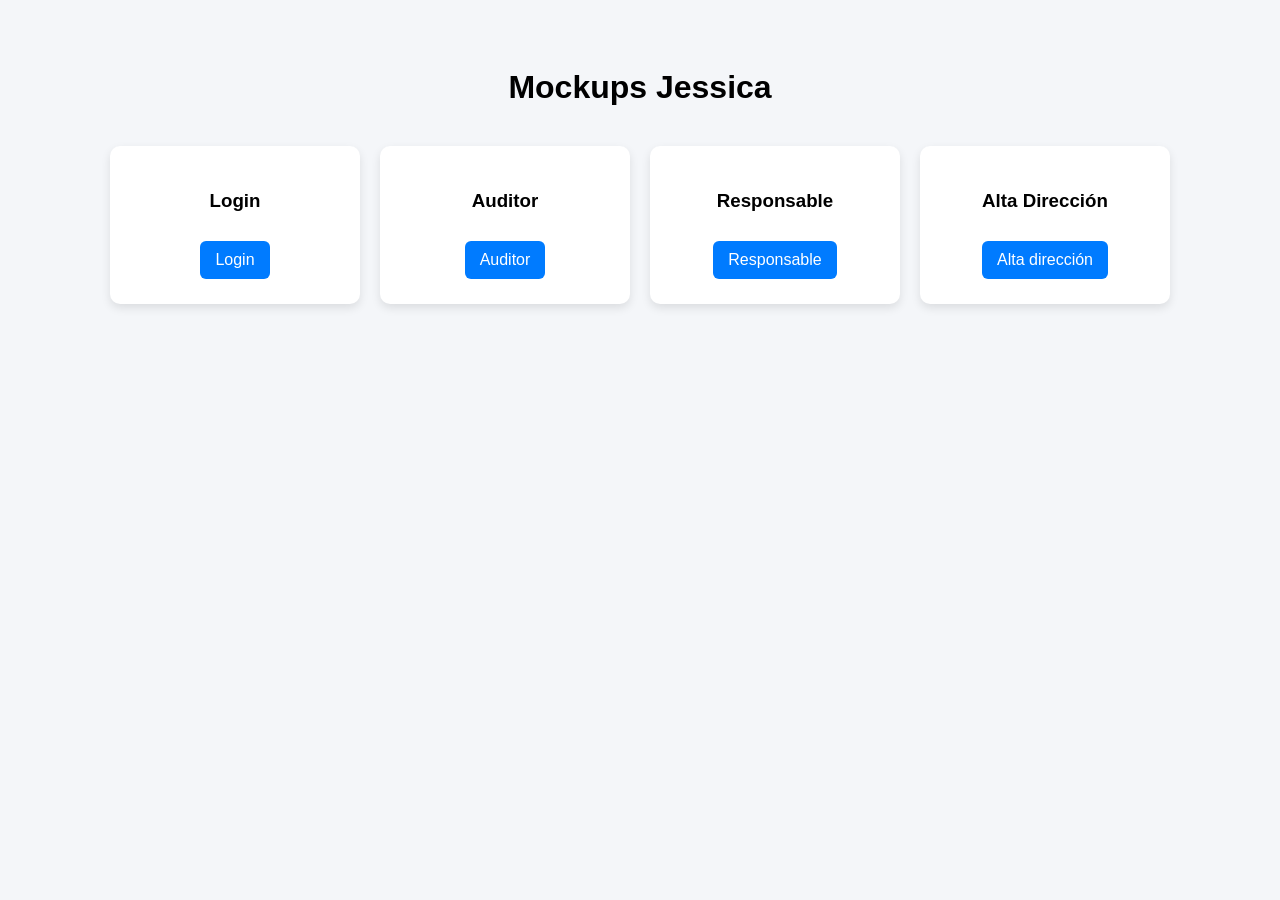
<file: index.html>
<!DOCTYPE html>
<html lang="es">
<head>
<meta charset="UTF-8">
<title>Mockups Jessica</title>

<style>
body{
    font-family: Arial;
    background:#f4f6f9;
    text-align:center;
    padding:40px;
}

h1{
    margin-bottom:40px;
}

.container{
    display:flex;
    justify-content:center;
    gap:20px;
    flex-wrap:wrap;
}

.card{
    background:white;
    padding:25px;
    border-radius:10px;
    box-shadow:0 4px 10px rgba(0,0,0,0.1);
    width:200px;
}

.card a{
    text-decoration:none;
    color:white;
    background:#007BFF;
    padding:10px 15px;
    border-radius:6px;
    display:inline-block;
    margin-top:10px;
}
</style>

</head>
    
<script>
  window.markerConfig = {
    project: '69ab736c47f7b3fc743277ca', 
    source: 'snippet'
  };

  !function(e,r,a){if(!e.__Marker){e.__Marker={};var t=[],n={__cs:t};["show","hide","isVisible","capture","cancelCapture","unload","reload","isExtensionInstalled","setReporter","clearReporter","setCustomData","on","off"].forEach(function(e){n[e]=function(){var r=Array.prototype.slice.call(arguments);r.unshift(e),t.push(r)}}),e.Marker=n;var s=r.createElement("script");s.async=1,s.src="https://edge.marker.io/latest/shim.js";var i=r.getElementsByTagName("script")[0];i.parentNode.insertBefore(s,i)}}(window,document);
</script>

<body>

<h1>Mockups Jessica</h1>

<div class="container">

<div class="card">
<h3>Login</h3>
<a href="mockups-jessica/login/login.html">Login</a>
</div>

<div class="card">
<h3>Auditor</h3>
<a href="mockups-jessica/auditor/auditor.html">Auditor</a>
</div>

<div class="card">
<h3>Responsable</h3>
<a href="mockups-jessica/responsable/responsable.html">Responsable</a>
</div>

<div class="card">
<h3>Alta Dirección</h3>
<a href="mockups-jessica/altadireccion/altadireccion.html">Alta dirección</a>
</div>

</div>

</body>
</html>
</file>
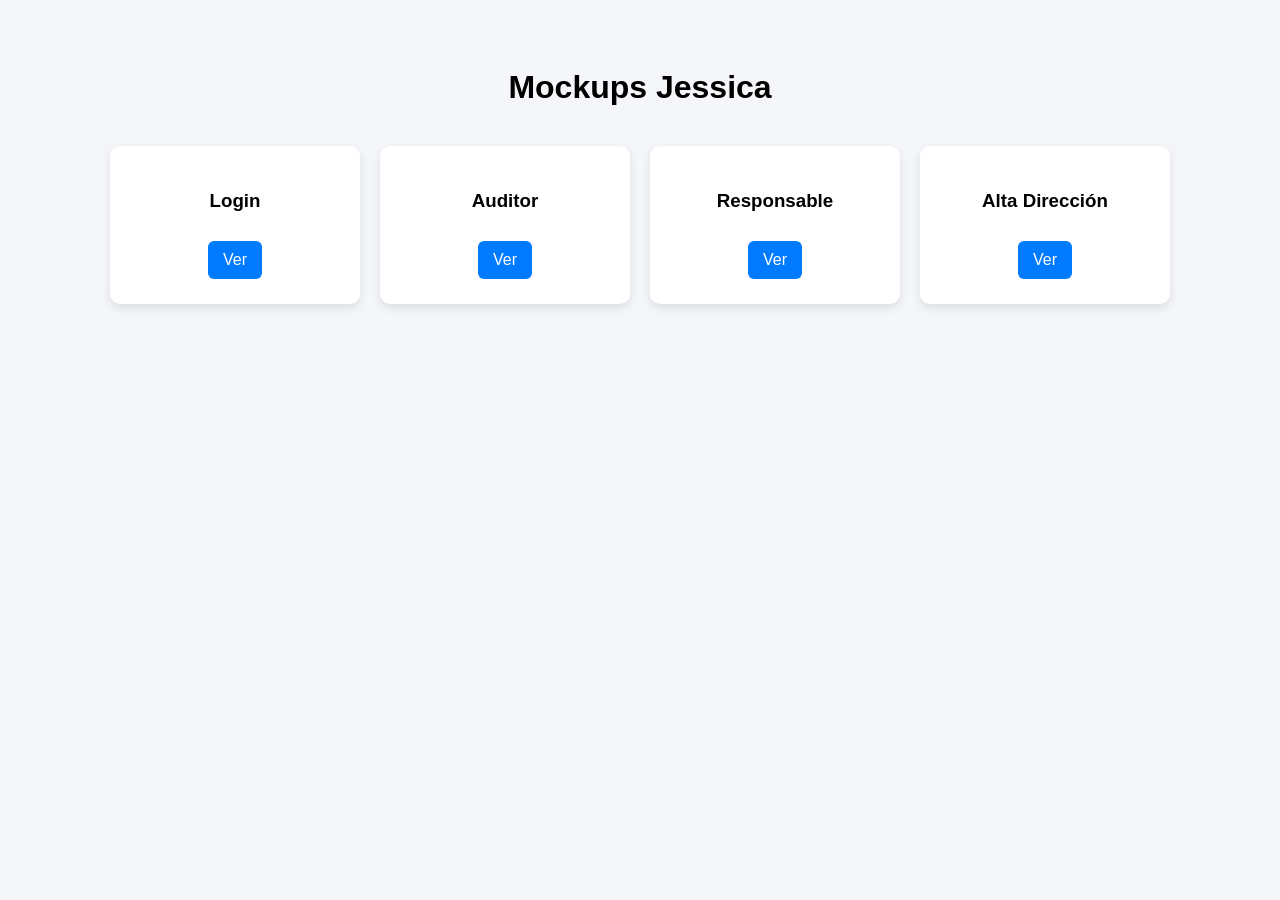
<file: mockups-jessica/index.html>
<!DOCTYPE html>
<html lang="es">
<head>
<meta charset="UTF-8">
<title>Mockups Sistema de Auditorios</title>

<style>
body{
    font-family: Arial;
    background:#f4f6f9;
    text-align:center;
    padding:40px;
}

h1{
    margin-bottom:40px;
}

.container{
    display:flex;
    justify-content:center;
    gap:20px;
    flex-wrap:wrap;
}

.card{
    background:white;
    padding:25px;
    border-radius:10px;
    box-shadow:0 4px 10px rgba(0,0,0,0.1);
    width:200px;
}

.card a{
    text-decoration:none;
    color:white;
    background:#007BFF;
    padding:10px 15px;
    border-radius:6px;
    display:inline-block;
    margin-top:10px;
}
</style>

</head>

<body>

<h1>Mockups Jessica</h1>

<div class="container">

<div class="card">
<h3>Login</h3>
<a href="login/login.html">Ver</a>
</div>

<div class="card">
<h3>Auditor</h3>
<a href="auditor/auditor.html">Ver</a>
</div>

<div class="card">
<h3>Responsable</h3>
<a href="responsable/responsable.html">Ver</a>
</div>

<div class="card">
<h3>Alta Dirección</h3>
<a href="altadireccion/altadireccion.html">Ver</a>
</div>

</div>

</body>
</html>
</file>
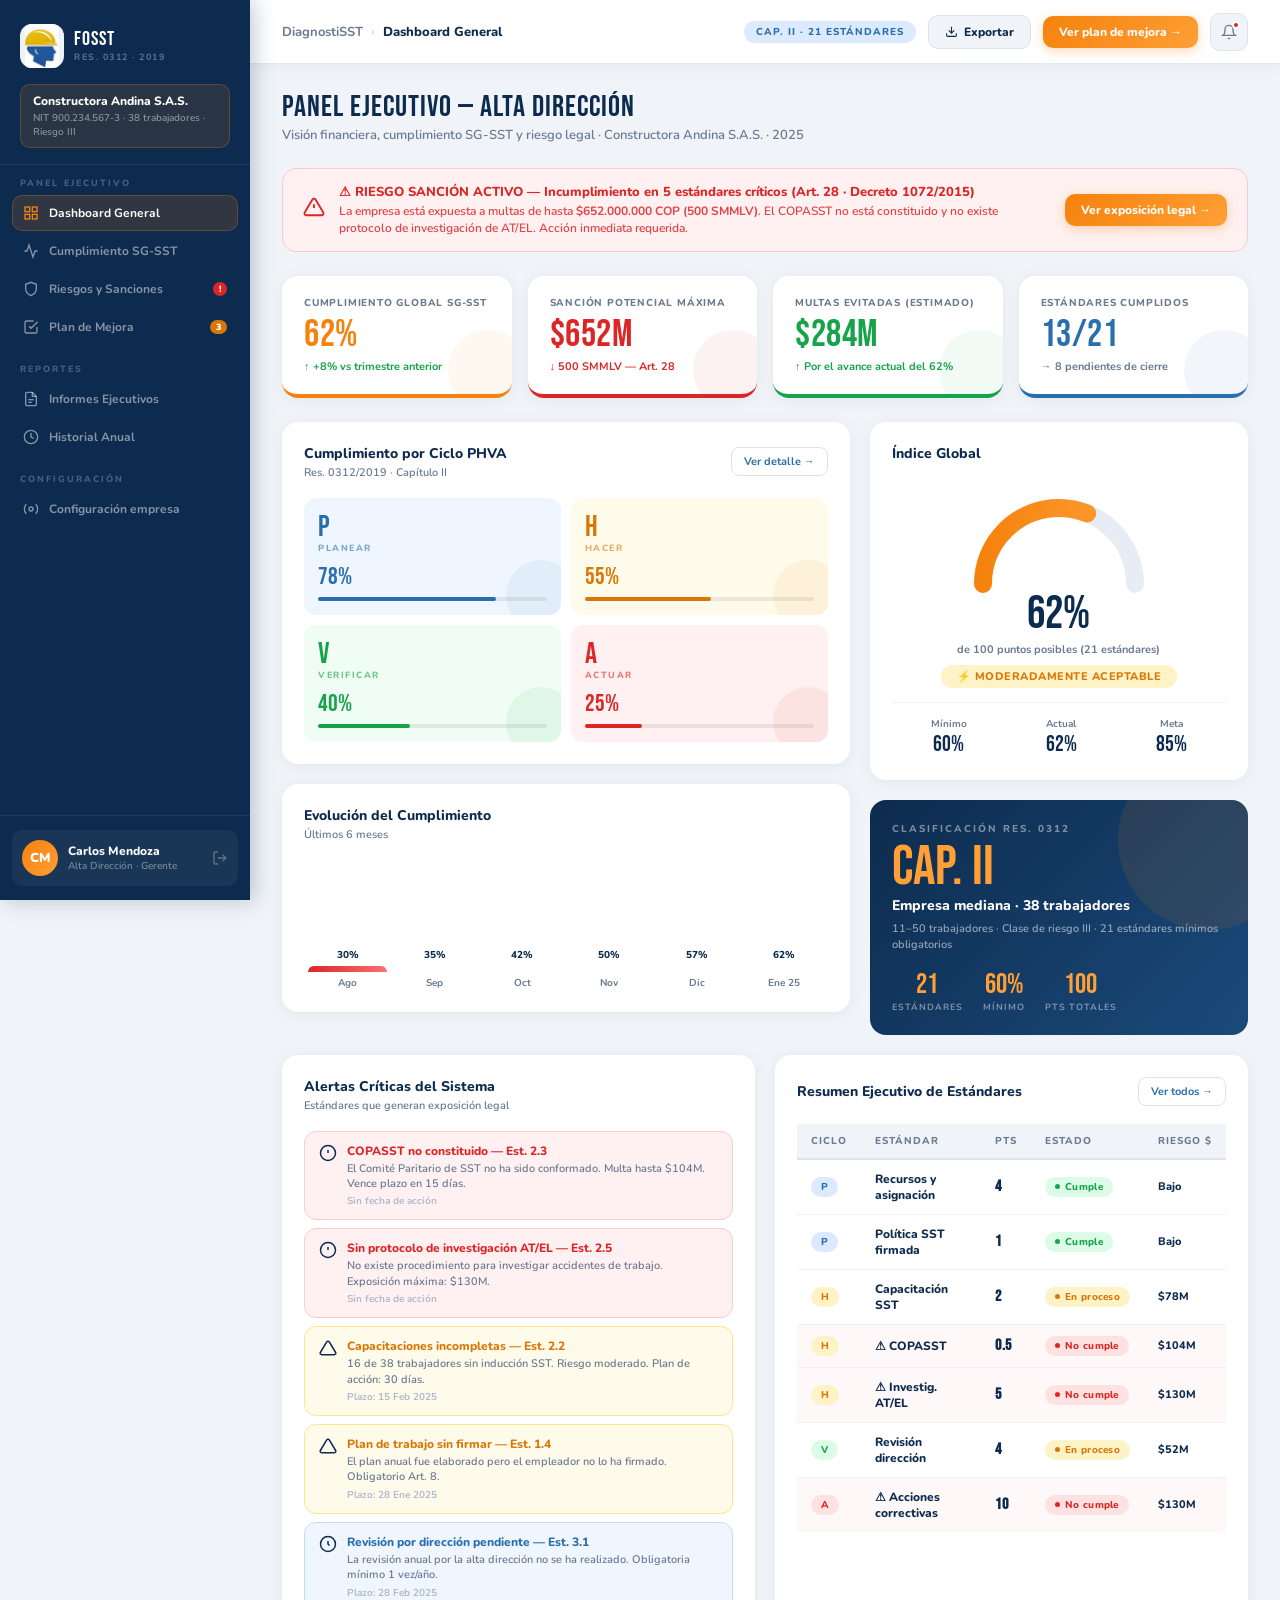
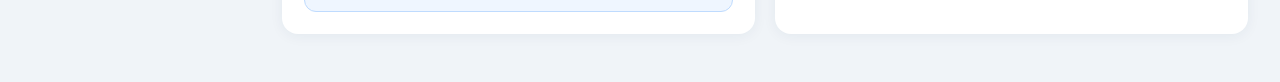
<file: mockups-jessica/altadireccion/altadireccion.html>
<!DOCTYPE html>
<html lang="es">
<head>
<meta charset="UTF-8"/>
<meta name="viewport" content="width=device-width, initial-scale=1.0"/>
<title>FOSST — Alta Dirección</title>
<link rel="stylesheet" href="css/altadireccion.css" />
<link href="https://fonts.googleapis.com/css2?family=Bebas+Neue&family=Nunito:wght@400;600;700;800;900&display=swap" rel="stylesheet"/>
</head>
<body>

<!-- ══ SIDEBAR ══ -->
<aside class="sidebar">
  <div class="sidebar-top">
    <div class="logo-row">
      <div class="logo-img"><img src="[data-uri]" alt="Logo"/></div>
      <div class="logo-text">
        <div class="logo-name">Fosst<em></em></div>
        <div class="logo-sub">Res. 0312 · 2019</div>
      </div>
    </div>
    <div class="empresa-chip">
      <div class="ec-name">Constructora Andina S.A.S.</div>
      <div class="ec-meta">NIT 900.234.567-3 · 38 trabajadores · Riesgo III</div>
    </div>
  </div>

  <nav class="sidebar-nav">
    <div class="nav-section">
      <div class="nav-section-title">Panel Ejecutivo</div>
      <a class="nav-item active" onclick="showView('v-dashboard')">
        <svg class="ni-icon" viewBox="0 0 24 24" fill="none" stroke="currentColor" stroke-width="2"><rect x="3" y="3" width="7" height="7"/><rect x="14" y="3" width="7" height="7"/><rect x="14" y="14" width="7" height="7"/><rect x="3" y="14" width="7" height="7"/></svg>
        Dashboard General
      </a>
      <a class="nav-item" onclick="showView('v-cumplimiento')">
        <svg class="ni-icon" viewBox="0 0 24 24" fill="none" stroke="currentColor" stroke-width="2"><polyline points="22 12 18 12 15 21 9 3 6 12 2 12"/></svg>
        Cumplimiento SG-SST
      </a>
      <a class="nav-item" onclick="showView('v-sanciones')">
        <svg class="ni-icon" viewBox="0 0 24 24" fill="none" stroke="currentColor" stroke-width="2"><path d="M12 22s8-4 8-10V5l-8-3-8 3v7c0 6 8 10 8 10z"/></svg>
        Riesgos y Sanciones
        <span class="ni-badge">!</span>
      </a>
      <a class="nav-item" onclick="showView('v-plan')">
        <svg class="ni-icon" viewBox="0 0 24 24" fill="none" stroke="currentColor" stroke-width="2"><path d="M9 11l3 3L22 4M21 12v7a2 2 0 01-2 2H5a2 2 0 01-2-2V5a2 2 0 012-2h11"/></svg>
        Plan de Mejora
        <span class="ni-badge ni-badge-warn">3</span>
      </a>
    </div>
    <div class="nav-section">
      <div class="nav-section-title">Reportes</div>
      <a class="nav-item" onclick="showView('v-informes')">
        <svg class="ni-icon" viewBox="0 0 24 24" fill="none" stroke="currentColor" stroke-width="2"><path d="M14 2H6a2 2 0 00-2 2v16a2 2 0 002 2h12a2 2 0 002-2V8z"/><polyline points="14 2 14 8 20 8"/><line x1="8" y1="13" x2="16" y2="13"/><line x1="8" y1="17" x2="13" y2="17"/></svg>
        Informes Ejecutivos
      </a>
      <a class="nav-item" onclick="showView('v-historial')">
        <svg class="ni-icon" viewBox="0 0 24 24" fill="none" stroke="currentColor" stroke-width="2"><circle cx="12" cy="12" r="10"/><polyline points="12 6 12 12 16 14"/></svg>
        Historial Anual
      </a>
    </div>
    <div class="nav-section">
      <div class="nav-section-title">Configuración</div>
      <a class="nav-item">
        <svg class="ni-icon" viewBox="0 0 24 24" fill="none" stroke="currentColor" stroke-width="2"><circle cx="12" cy="12" r="3"/><path d="M19.07 4.93a10 10 0 010 14.14M4.93 4.93a10 10 0 000 14.14"/></svg>
        Configuración empresa
      </a>
    </div>
  </nav>

  <div class="sidebar-bottom">
    <div class="user-row">
      <div class="user-av">CM</div>
      <div class="user-info">
        <div class="user-name">Carlos Mendoza</div>
        <div class="user-role">Alta Dirección · Gerente</div>
      </div>
      <svg class="user-logout" width="16" height="16" viewBox="0 0 24 24" fill="none" stroke="currentColor" stroke-width="2"><path d="M9 21H5a2 2 0 01-2-2V5a2 2 0 012-2h4M16 17l5-5-5-5M21 12H9"/></svg>
    </div>
  </div>
</aside>

<!-- ══ MAIN ══ -->
<main class="main">
  <div class="topbar">
    <div class="tb-left">
      <div class="tb-breadcrumb">
        <span class="tb-bc-item">DiagnostiSST</span>
        <span class="tb-bc-sep">›</span>
        <span class="tb-bc-active" id="breadcrumb-current">Dashboard General</span>
      </div>
    </div>
    <div class="tb-right">
      <span class="cap-chip">CAP. II · 21 ESTÁNDARES</span>
      <button class="tb-btn tb-btn-ghost">
        <svg width="13" height="13" viewBox="0 0 24 24" fill="none" stroke="currentColor" stroke-width="2"><path d="M21 15v4a2 2 0 01-2 2H5a2 2 0 01-2-2v-4M7 10l5 5 5-5M12 15V3"/></svg>
        Exportar
      </button>
      <button class="tb-btn tb-btn-primary">Ver plan de mejora →</button>
      <div class="tb-notif">
        <svg width="16" height="16" viewBox="0 0 24 24" fill="none" stroke="#6B7A90" stroke-width="2"><path d="M18 8A6 6 0 006 8c0 7-3 9-3 9h18s-3-2-3-9M13.73 21a2 2 0 01-3.46 0"/></svg>
        <div class="notif-dot"></div>
      </div>
    </div>
  </div>

  <div class="content">

    <!-- ════ VIEW: DASHBOARD GENERAL ════ -->
    <div id="v-dashboard" class="view active">
      <div class="page-header">
        <div class="page-title">Panel Ejecutivo — Alta Dirección</div>
        <div class="page-subtitle">Visión financiera, cumplimiento SG-SST y riesgo legal · Constructora Andina S.A.S. · 2025</div>
      </div>

      <!-- Alerta crítica -->
      <div class="alert-banner ab-danger">
        <div class="ab-icon"><svg width="22" height="22" viewBox="0 0 24 24" fill="none" stroke="currentColor" stroke-width="2"><path d="M10.29 3.86L1.82 18a2 2 0 001.71 3h16.94a2 2 0 001.71-3L13.71 3.86a2 2 0 00-3.42 0zM12 9v4M12 17h.01"/></svg></div>
        <div class="ab-body">
          <div class="ab-title">⚠ RIESGO SANCIÓN ACTIVO — Incumplimiento en 5 estándares críticos (Art. 28 · Decreto 1072/2015)</div>
          <div class="ab-desc">La empresa está expuesta a multas de hasta <strong>$652.000.000 COP (500 SMMLV)</strong>. El COPASST no está constituido y no existe protocolo de investigación de AT/EL. Acción inmediata requerida.</div>
        </div>
        <div class="ab-action">
          <button class="tb-btn tb-btn-primary" onclick="showView('v-sanciones')" class="nowrap">Ver exposición legal →</button>
        </div>
      </div>

      <!-- KPIs -->
      <div class="kpi-grid">
        <div class="kpi orange">
          <div class="kpi-bg"></div>
          <div class="kpi-label">Cumplimiento Global SG-SST</div>
          <div class="kpi-val">62%</div>
          <div class="kpi-trend trend-up">↑ +8% vs trimestre anterior</div>
        </div>
        <div class="kpi red">
          <div class="kpi-bg"></div>
          <div class="kpi-label">Sanción potencial máxima</div>
          <div class="kpi-val">$652M</div>
          <div class="kpi-trend trend-down">↓ 500 SMMLV — Art. 28</div>
        </div>
        <div class="kpi green">
          <div class="kpi-bg"></div>
          <div class="kpi-label">Multas evitadas (estimado)</div>
          <div class="kpi-val">$284M</div>
          <div class="kpi-trend trend-up">↑ Por el avance actual del 62%</div>
        </div>
        <div class="kpi blue">
          <div class="kpi-bg"></div>
          <div class="kpi-label">Estándares Cumplidos</div>
          <div class="kpi-val">13/21</div>
          <div class="kpi-trend trend-neutral">→ 8 pendientes de cierre</div>
        </div>
      </div>

      <div class="g64">
        <!-- Izquierda: PHVA + gráfico -->
        <div class="flex-col-lg">
          <!-- PHVA -->
          <div class="card">
            <div class="card-header">
              <div><div class="card-title">Cumplimiento por Ciclo PHVA</div><div class="card-sub">Res. 0312/2019 · Capítulo II</div></div>
              <button class="card-action" onclick="showView('v-cumplimiento')">Ver detalle →</button>
            </div>
            <div class="phva-grid">
              <div class="phva-box phva-p">
                <div class="phva-letter">P</div>
                <div class="phva-name">Planear</div>
                <div class="phva-pct">78%</div>
                <div class="phva-bar"><div class="phva-fill" style="width:78%;"></div></div>
              </div>
              <div class="phva-box phva-h">
                <div class="phva-letter">H</div>
                <div class="phva-name">Hacer</div>
                <div class="phva-pct">55%</div>
                <div class="phva-bar"><div class="phva-fill" style="width:55%;"></div></div>
              </div>
              <div class="phva-box phva-v">
                <div class="phva-letter">V</div>
                <div class="phva-name">Verificar</div>
                <div class="phva-pct">40%</div>
                <div class="phva-bar"><div class="phva-fill" style="width:40%;"></div></div>
              </div>
              <div class="phva-box phva-a">
                <div class="phva-letter">A</div>
                <div class="phva-name">Actuar</div>
                <div class="phva-pct">25%</div>
                <div class="phva-bar"><div class="phva-fill" style="width:25%;"></div></div>
              </div>
            </div>
          </div>

          <!-- Gráfico histórico -->
          <div class="card">
            <div class="card-header">
              <div><div class="card-title">Evolución del Cumplimiento</div><div class="card-sub">Últimos 6 meses</div></div>
            </div>
            <div class="chart-bars">
              <div class="bar-col">
                <div class="bar-body pf-red" class="bar-col bar-col--h30"><span class="bar-val">30%</span></div>
                <div class="bar-label">Ago</div>
              </div>
              <div class="bar-col">
                <div class="bar-body" class="bar-col bar-col--h35"><span class="bar-val">35%</span></div>
                <div class="bar-label">Sep</div>
              </div>
              <div class="bar-col">
                <div class="bar-body" class="bar-col bar-col--h42"><span class="bar-val">42%</span></div>
                <div class="bar-label">Oct</div>
              </div>
              <div class="bar-col">
                <div class="bar-body" class="bar-col bar-col--h50"><span class="bar-val">50%</span></div>
                <div class="bar-label">Nov</div>
              </div>
              <div class="bar-col">
                <div class="bar-body" class="bar-col bar-col--h57"><span class="bar-val">57%</span></div>
                <div class="bar-label">Dic</div>
              </div>
              <div class="bar-col">
                <div class="bar-body" class="bar-col bar-col--h62"><span class="bar-val">62%</span></div>
                <div class="bar-label" class="text-info fw-black">Ene 25</div>
              </div>
            </div>
          </div>
        </div>

        <!-- Derecha: gauge + alertas -->
        <div class="flex-col-lg">
          <!-- Gauge -->
          <div class="card">
            <div class="card-header">
              <div><div class="card-title">Índice Global</div></div>
            </div>
            <div class="gauge-outer">
              <svg class="gauge-svg" viewBox="0 0 200 110">
                <path d="M24 95 A76 76 0 0 1 176 95" fill="none" stroke="#E8EDF5" stroke-width="18" stroke-linecap="round"/>
                <path d="M24 95 A76 76 0 0 1 176 95" fill="none" stroke="url(#g1)" stroke-width="18" stroke-linecap="round" stroke-dasharray="239" stroke-dashoffset="91"/>
                <defs>
                  <linearGradient id="g1" x1="0%" y1="0%" x2="100%" y2="0%">
                    <stop offset="0%" stop-color="#F5820D"/>
                    <stop offset="100%" stop-color="#FF9F35"/>
                  </linearGradient>
                </defs>
              </svg>
              <div class="gauge-number" class="mt-neg-16">62%</div>
              <div class="gauge-desc">de 100 puntos posibles (21 estándares)</div>
              <span class="gauge-chip gc-moderado">⚡ MODERADAMENTE ACEPTABLE</span>
              <div class="gauge-benchmarks">
                <div class="gb-item"><div class="gb-label">Mínimo</div><div class="gb-val" class="text-danger">60%</div></div>
                <div class="gb-item"><div class="gb-label">Actual</div><div class="gb-val" class="text-naranja">62%</div></div>
                <div class="gb-item"><div class="gb-label">Meta</div><div class="gb-val" class="text-success">85%</div></div>
              </div>
            </div>
          </div>

          <!-- Capítulo -->
          <div class="cap-card">
            <div class="cap-label">Clasificación Res. 0312</div>
            <div class="cap-chapter">Cap. II</div>
            <div class="cap-name">Empresa mediana · 38 trabajadores</div>
            <div class="cap-desc">11–50 trabajadores · Clase de riesgo III · 21 estándares mínimos obligatorios</div>
            <div class="cap-stats">
              <div class="cs-item"><div class="cs-val">21</div><div class="cs-lab">Estándares</div></div>
              <div class="cs-item"><div class="cs-val">60%</div><div class="cs-lab">Mínimo</div></div>
              <div class="cs-item"><div class="cs-val">100</div><div class="cs-lab">Pts totales</div></div>
            </div>
          </div>
        </div>
      </div>

      <!-- Alertas críticas + tabla ejecutiva -->
      <div class="g2">
        <div class="card">
          <div class="card-header">
            <div><div class="card-title">Alertas Críticas del Sistema</div><div class="card-sub">Estándares que generan exposición legal</div></div>
          </div>
          <div class="alert-list">
            <div class="al-item al-danger">
              <div class="al-icon"><svg width="18" height="18" viewBox="0 0 24 24" fill="none" stroke="currentColor" stroke-width="2"><circle cx="12" cy="12" r="10"/><line x1="12" y1="8" x2="12" y2="12"/><line x1="12" y1="16" x2="12.01" y2="16"/></svg></div>
              <div class="al-body">
                <div class="al-title">COPASST no constituido — Est. 2.3</div>
                <div class="al-desc">El Comité Paritario de SST no ha sido conformado. Multa hasta $104M. Vence plazo en 15 días.</div>
                <div class="al-date">Sin fecha de acción</div>
              </div>
            </div>
            <div class="al-item al-danger">
              <div class="al-icon"><svg width="18" height="18" viewBox="0 0 24 24" fill="none" stroke="currentColor" stroke-width="2"><circle cx="12" cy="12" r="10"/><line x1="12" y1="8" x2="12" y2="12"/><line x1="12" y1="16" x2="12.01" y2="16"/></svg></div>
              <div class="al-body">
                <div class="al-title">Sin protocolo de investigación AT/EL — Est. 2.5</div>
                <div class="al-desc">No existe procedimiento para investigar accidentes de trabajo. Exposición máxima: $130M.</div>
                <div class="al-date">Sin fecha de acción</div>
              </div>
            </div>
            <div class="al-item al-warning">
              <div class="al-icon"><svg width="18" height="18" viewBox="0 0 24 24" fill="none" stroke="currentColor" stroke-width="2"><path d="M10.29 3.86L1.82 18a2 2 0 001.71 3h16.94a2 2 0 001.71-3L13.71 3.86a2 2 0 00-3.42 0z"/></svg></div>
              <div class="al-body">
                <div class="al-title">Capacitaciones incompletas — Est. 2.2</div>
                <div class="al-desc">16 de 38 trabajadores sin inducción SST. Riesgo moderado. Plan de acción: 30 días.</div>
                <div class="al-date">Plazo: 15 Feb 2025</div>
              </div>
            </div>
            <div class="al-item al-warning">
              <div class="al-icon"><svg width="18" height="18" viewBox="0 0 24 24" fill="none" stroke="currentColor" stroke-width="2"><path d="M10.29 3.86L1.82 18a2 2 0 001.71 3h16.94a2 2 0 001.71-3L13.71 3.86a2 2 0 00-3.42 0z"/></svg></div>
              <div class="al-body">
                <div class="al-title">Plan de trabajo sin firmar — Est. 1.4</div>
                <div class="al-desc">El plan anual fue elaborado pero el empleador no lo ha firmado. Obligatorio Art. 8.</div>
                <div class="al-date">Plazo: 28 Ene 2025</div>
              </div>
            </div>
            <div class="al-item al-info">
              <div class="al-icon"><svg width="18" height="18" viewBox="0 0 24 24" fill="none" stroke="currentColor" stroke-width="2"><circle cx="12" cy="12" r="10"/><polyline points="12 8 12 12 14 14"/></svg></div>
              <div class="al-body">
                <div class="al-title">Revisión por dirección pendiente — Est. 3.1</div>
                <div class="al-desc">La revisión anual por la alta dirección no se ha realizado. Obligatoria mínimo 1 vez/año.</div>
                <div class="al-date">Plazo: 28 Feb 2025</div>
              </div>
            </div>
          </div>
        </div>

        <!-- Tabla resumen estándares por estado -->
        <div class="card">
          <div class="card-header">
            <div><div class="card-title">Resumen Ejecutivo de Estándares</div></div>
            <button class="card-action" onclick="showView('v-cumplimiento')">Ver todos →</button>
          </div>
          <div class="table-wrap">
            <table>
              <thead>
                <tr><th>Ciclo</th><th>Estándar</th><th>Pts</th><th>Estado</th><th>Riesgo $</th></tr>
              </thead>
              <tbody>
                <tr>
                  <td><span class="badge badge-blue">P</span></td>
                  <td class="td-bold" class="text-sm">Recursos y asignación</td>
                  <td class="td-num" class="text-naranja">4</td>
                  <td><span class="badge badge-green"><span class="bdot"></span>Cumple</span></td>
                  <td class="text-sm fw-black text-success">Bajo</td>
                </tr>
                <tr>
                  <td><span class="badge badge-blue">P</span></td>
                  <td class="td-bold" class="text-sm">Política SST firmada</td>
                  <td class="td-num" class="text-naranja">1</td>
                  <td><span class="badge badge-green"><span class="bdot"></span>Cumple</span></td>
                  <td class="text-sm fw-black text-success">Bajo</td>
                </tr>
                <tr>
                  <td><span class="badge badge-orange" class="bg-warning text-warning">H</span></td>
                  <td class="td-bold" class="text-sm text-warning">Capacitación SST</td>
                  <td class="td-num" class="text-naranja">2</td>
                  <td><span class="badge badge-orange"><span class="bdot"></span>En proceso</span></td>
                  <td class="text-sm fw-black text-warning">$78M</td>
                </tr>
                <tr class="bg-danger">
                  <td><span class="badge badge-orange" class="bg-warning text-warning">H</span></td>
                  <td class="td-bold" class="text-sm text-danger">⚠ COPASST</td>
                  <td class="td-num" class="text-naranja">0.5</td>
                  <td><span class="badge badge-red"><span class="bdot"></span>No cumple</span></td>
                  <td class="text-sm fw-black text-danger">$104M</td>
                </tr>
                <tr class="bg-danger">
                  <td><span class="badge badge-orange" class="bg-warning text-warning">H</span></td>
                  <td class="td-bold" class="text-sm text-danger">⚠ Investig. AT/EL</td>
                  <td class="td-num" class="text-naranja">5</td>
                  <td><span class="badge badge-red"><span class="bdot"></span>No cumple</span></td>
                  <td class="text-sm fw-black text-danger">$130M</td>
                </tr>
                <tr>
                  <td><span class="badge badge-green" class="bg-success text-success">V</span></td>
                  <td class="td-bold" class="text-sm">Revisión dirección</td>
                  <td class="td-num" class="text-naranja">4</td>
                  <td><span class="badge badge-orange"><span class="bdot"></span>En proceso</span></td>
                  <td class="text-sm fw-black text-warning">$52M</td>
                </tr>
                <tr class="bg-danger">
                  <td><span class="badge badge-red" class="bg-danger-light">A</span></td>
                  <td class="td-bold" class="text-sm text-danger">⚠ Acciones correctivas</td>
                  <td class="td-num" class="text-naranja">10</td>
                  <td><span class="badge badge-red"><span class="bdot"></span>No cumple</span></td>
                  <td class="text-sm fw-black text-danger">$130M</td>
                </tr>
              </tbody>
            </table>
          </div>
        </div>
      </div>
    </div>

    <!-- ════ VIEW: SANCIONES ════ -->
    <div id="v-sanciones" class="view" class="view">
      <div class="page-header">
        <div class="page-title">Riesgos Legales y Sanciones</div>
        <div class="page-subtitle">Exposición económica por incumplimiento · Art. 28 Decreto 1072/2015 · Ley 1562/2012</div>
      </div>

      <!-- KPIs sanciones -->
      <div class="kpi-grid">
        <div class="kpi red"><div class="kpi-bg"></div>
          <div class="kpi-label">Sanción máxima Art. 28</div>
          <div class="kpi-val">$652M</div>
          <div class="kpi-trend trend-down">↓ 500 SMMLV × $1.300.000</div>
        </div>
        <div class="kpi red"><div class="kpi-bg"></div>
          <div class="kpi-label">Exposición actual estimada</div>
          <div class="kpi-val">$394M</div>
          <div class="kpi-trend trend-down">↓ Por 5 incumplimientos activos</div>
        </div>
        <div class="kpi orange"><div class="kpi-bg"></div>
          <div class="kpi-label">Incumplimientos críticos</div>
          <div class="kpi-val">5</div>
          <div class="kpi-trend trend-neutral">→ Generan sanciones directas</div>
        </div>
        <div class="kpi green"><div class="kpi-bg"></div>
          <div class="kpi-label">Ahorro con plan de mejora</div>
          <div class="kpi-val">$312M</div>
          <div class="kpi-trend trend-up">↑ Cumpliendo los 3 más críticos</div>
        </div>
      </div>

      <div class="g2">
        <div class="flex-col-lg">
          <div class="sancion-box">
            <div class="sancion-label">Artículo 28 — Decreto 1072/2015</div>
            <div class="sancion-amount">Hasta 500 SMMLV</div>
            <div class="sancion-sub">Por incumplimiento de normas SST y riesgos laborales vigentes</div>
            <div class="sancion-items">
              <div class="sancion-row"><span class="sancion-key">SMMLV 2025</span><span class="sancion-val">$1.300.000</span></div>
              <div class="sancion-row"><span class="sancion-key">Máximo en pesos</span><span class="sancion-val">$652.000.000</span></div>
              <div class="sancion-row"><span class="sancion-key">Exposición actual</span><span class="sancion-val">~$394.000.000</span></div>
              <div class="sancion-row"><span class="sancion-key">Reducible con 3 acciones</span><span class="sancion-val">-$312.000.000</span></div>
            </div>
          </div>

          <div class="card">
            <div class="card-header"><div><div class="card-title">Tipos de Sanciones Aplicables</div></div></div>
            <div class="tipo-sancion">
              <div class="ts-item grave">
                <div class="ts-icon">💰</div>
                <div class="ts-body">
                  <div class="ts-title">Multa económica</div>
                  <div class="ts-desc">Sanción principal por incumplimiento de normas SST. Gradual según gravedad.</div>
                  <div class="ts-monto">Hasta 500 SMMLV ($652M)</div>
                </div>
              </div>
              <div class="ts-item moderado">
                <div class="ts-icon">🚫</div>
                <div class="ts-body">
                  <div class="ts-title">Cierre temporal del establecimiento</div>
                  <div class="ts-desc">Por riesgo grave inminente que amenace la vida o integridad de los trabajadores.</div>
                  <div class="ts-monto">Hasta 120 días calendario</div>
                </div>
              </div>
              <div class="ts-item grave">
                <div class="ts-icon">⛔</div>
                <div class="ts-body">
                  <div class="ts-title">Cierre definitivo de la empresa</div>
                  <div class="ts-desc">Cuando el empleador no corrija la situación que generó el cierre temporal.</div>
                  <div class="ts-monto">Resolución motivada Ministerio del Trabajo</div>
                </div>
              </div>
              <div class="ts-item leve">
                <div class="ts-icon">📋</div>
                <div class="ts-body">
                  <div class="ts-title">Investigación administrativa</div>
                  <div class="ts-desc">Proceso iniciado por el Ministerio del Trabajo que puede derivar en multas.</div>
                  <div class="ts-monto">Sin monto fijo — Dependiendo resultado</div>
                </div>
              </div>
            </div>
          </div>
        </div>

        <!-- Tabla por incumplimiento -->
        <div class="card">
          <div class="card-header">
            <div><div class="card-title">Exposición por Estándar Incumplido</div><div class="card-sub">Sanciones estimadas según gravedad</div></div>
          </div>
          <div class="table-wrap">
            <table>
              <thead><tr><th>Estándar</th><th>Gravedad</th><th>Sanción estimada</th><th>Norma</th></tr></thead>
              <tbody>
                <tr class="bg-danger">
                  <td><div class="text-sm fw-black text-danger">Investigación AT y EL</div><div class="text-xs text-muted">Est. 2.5 · 5 pts</div></td>
                  <td><span class="badge badge-red">Grave</span></td>
                  <td><div class="big-num big-num--red">Hasta $130M</div><div class="text-xs text-muted">~100 SMMLV</div></td>
                  <td><span class="pill-gray">Art. 28</span></td>
                </tr>
                <tr class="bg-danger">
                  <td><div class="text-sm fw-black text-danger">COPASST no activo</div><div class="text-xs text-muted">Est. 2.3 · 0.5 pts</div></td>
                  <td><span class="badge badge-red">Grave</span></td>
                  <td><div class="big-num big-num--red">Hasta $104M</div><div class="text-xs text-muted">~80 SMMLV</div></td>
                  <td><span class="pill-gray">Art. 28</span></td>
                </tr>
                <tr class="bg-danger">
                  <td><div class="text-sm fw-black text-danger">Sin acciones correctivas</div><div class="text-xs text-muted">Est. 4.1 · 10 pts</div></td>
                  <td><span class="badge badge-red">Grave</span></td>
                  <td><div class="big-num big-num--red">Hasta $130M</div><div class="text-xs text-muted">~100 SMMLV</div></td>
                  <td><span class="pill-gray">Art. 28</span></td>
                </tr>
                <tr>
                  <td><div class="text-sm fw-black text-warning">Capacitaciones incompletas</div><div class="text-xs text-muted">Est. 2.2 · 2 pts</div></td>
                  <td><span class="badge badge-orange">Moderado</span></td>
                  <td><div class="big-num big-num--orange">Hasta $78M</div><div class="text-xs text-muted">~60 SMMLV</div></td>
                  <td><span class="pill-gray">Art. 28</span></td>
                </tr>
                <tr>
                  <td><div class="text-sm fw-black text-warning">Plan trabajo sin firmar</div><div class="text-xs text-muted">Est. 1.4 · 2 pts</div></td>
                  <td><span class="badge badge-orange">Moderado</span></td>
                  <td><div class="big-num big-num--orange">Hasta $52M</div><div class="text-xs text-muted">~40 SMMLV</div></td>
                  <td><span class="pill-gray">Art. 28</span></td>
                </tr>
              </tbody>
            </table>
          </div>

          <div class="info-block">
            <div class="text-sm fw-black text-dark mb-6">Resumen de Impacto Financiero</div>
            <div class="flex-between">
              <div>
                <div class="text-xs fw-bold text-muted">Total exposición actual</div>
                <div class="big-num big-num--red-lg">$494.000.000</div>
              </div>
              <div class="text-center">
                <div class="text-xs fw-bold text-muted">Reducible en 30 días</div>
                <div class="big-num big-num--naranja-lg">-$312.000.000</div>
              </div>
              <div class="text-right">
                <div class="text-xs fw-bold text-muted">Exposición residual</div>
                <div class="big-num big-num--orange-lg">$182.000.000</div>
              </div>
            </div>
          </div>
        </div>
      </div>
    </div>

    <!-- ════ VIEW: CUMPLIMIENTO ════ -->
    <div id="v-cumplimiento" class="view" class="view">
      <div class="page-header">
        <div class="page-title">Cumplimiento SG-SST — Vista Ejecutiva</div>
        <div class="page-subtitle">Estado de los 21 estándares mínimos · Capítulo II · Res. 0312/2019</div>
      </div>
      <div class="card" class="mb-20">
        <div class="card-header">
          <div><div class="card-title">Progreso por Estándar</div></div>
          <div class="flex-gap">
            <span class="badge badge-green">✅ Cumple: 13</span>
            <span class="badge badge-red">❌ No cumple: 5</span>
            <span class="badge badge-orange">⏳ En proceso: 3</span>
          </div>
        </div>
        <div class="grid-2">
          <div>
            <div class="phva-label phva-planear">PLANEAR — 78% cumplimiento</div>
            <div class="prog-item"><div class="prog-header"><div class="prog-name">1.1 Recursos financieros y técnicos</div><div class="prog-pct" class="text-success">100%</div></div><div class="prog-bar"><div class="prog-fill pf-green" class="w-full"></div></div></div>
            <div class="prog-item"><div class="prog-header"><div class="prog-name">1.2 Política SST firmada</div><div class="prog-pct" class="text-success">100%</div></div><div class="prog-bar"><div class="prog-fill pf-green" class="w-full"></div></div></div>
            <div class="prog-item"><div class="prog-header"><div class="prog-name">1.3 Objetivos SG-SST documentados</div><div class="prog-pct" class="text-success">100%</div></div><div class="prog-bar"><div class="prog-fill pf-green" class="w-full"></div></div></div>
            <div class="prog-item"><div class="prog-header"><div class="prog-name" class="text-warning">1.4 Plan de trabajo anual</div><div class="prog-pct" class="text-warning">70%</div></div><div class="prog-bar"><div class="prog-fill pf-orange" style="width:70%;"></div></div></div>
            <div class="prog-item"><div class="prog-header"><div class="prog-name">1.5 Responsable SST definido</div><div class="prog-pct" class="text-success">100%</div></div><div class="prog-bar"><div class="prog-fill pf-green" class="w-full"></div></div></div>
            <div class="phva-label phva-hacer">HACER — 55% cumplimiento</div>
            <div class="prog-item"><div class="prog-header"><div class="prog-name">2.1 Afiliación ARL y Seguridad Social</div><div class="prog-pct" class="text-success">100%</div></div><div class="prog-bar"><div class="prog-fill pf-green" class="w-full"></div></div></div>
            <div class="prog-item"><div class="prog-header"><div class="prog-name" class="text-warning">2.2 Capacitación SST</div><div class="prog-pct" class="text-warning">60%</div></div><div class="prog-bar"><div class="prog-fill pf-orange" style="width:60%;"></div></div></div>
            <div class="prog-item"><div class="prog-header"><div class="prog-name" class="text-danger">⚠ 2.3 COPASST o Vigía SST</div><div class="prog-pct" class="text-danger">10%</div></div><div class="prog-bar"><div class="prog-fill pf-red" style="width:10%;"></div></div></div>
            <div class="prog-item"><div class="prog-header"><div class="prog-name" class="text-danger">⚠ 2.4 Programa de autocuidado</div><div class="prog-pct" class="text-danger">0%</div></div><div class="prog-bar"><div class="prog-fill pf-red" style="width:2%;"></div></div></div>
            <div class="prog-item"><div class="prog-header"><div class="prog-name" class="text-danger">⚠ 2.5 Investigación AT y EL</div><div class="prog-pct" class="text-danger">0%</div></div><div class="prog-bar"><div class="prog-fill pf-red" style="width:2%;"></div></div></div>
          </div>
          <div>
            <div class="phva-label phva-planear">— continuación HACER</div>
            <div class="prog-item"><div class="prog-header"><div class="prog-name">2.6 Identificación peligros (GTC-45)</div><div class="prog-pct" class="text-info">45%</div></div><div class="prog-bar"><div class="prog-fill pf-blue" style="width:45%;"></div></div></div>
            <div class="prog-item"><div class="prog-header"><div class="prog-name">2.7 Medidas de prevención y control</div><div class="prog-pct" class="text-info">40%</div></div><div class="prog-bar"><div class="prog-fill pf-blue" style="width:40%;"></div></div></div>
            <div class="prog-item"><div class="prog-header"><div class="prog-name">2.8 Exámenes médicos ocupacionales</div><div class="prog-pct" class="text-success">100%</div></div><div class="prog-bar"><div class="prog-fill pf-green" class="w-full"></div></div></div>
            <div class="prog-item"><div class="prog-header"><div class="prog-name">2.9 Gestión de cambios</div><div class="prog-pct" class="text-success">80%</div></div><div class="prog-bar"><div class="prog-fill pf-green" style="width:80%;"></div></div></div>
            <div class="prog-item"><div class="prog-header"><div class="prog-name">2.10 Contratistas y proveedores SST</div><div class="prog-pct" class="text-success">75%</div></div><div class="prog-bar"><div class="prog-fill pf-green" style="width:75%;"></div></div></div>
            <div class="phva-label phva-verificar">VERIFICAR — 40% cumplimiento</div>
            <div class="prog-item"><div class="prog-header"><div class="prog-name" class="text-warning">3.1 Revisión por alta dirección</div><div class="prog-pct" class="text-warning">35%</div></div><div class="prog-bar"><div class="prog-fill pf-orange" style="width:35%;"></div></div></div>
            <div class="prog-item"><div class="prog-header"><div class="prog-name">3.2 Auditoría anual SG-SST</div><div class="prog-pct" class="text-info">50%</div></div><div class="prog-bar"><div class="prog-fill pf-blue" style="width:50%;"></div></div></div>
            <div class="phva-label phva-actuar">ACTUAR — 25% cumplimiento</div>
            <div class="prog-item"><div class="prog-header"><div class="prog-name" class="text-danger">⚠ 4.1 Acciones preventivas y correctivas</div><div class="prog-pct" class="text-danger">0%</div></div><div class="prog-bar"><div class="prog-fill pf-red" style="width:2%;"></div></div></div>
            <div class="prog-item"><div class="prog-header"><div class="prog-name">4.2 Mejora continua documentada</div><div class="prog-pct" class="text-info">50%</div></div><div class="prog-bar"><div class="prog-fill pf-blue" style="width:50%;"></div></div></div>
          </div>
        </div>
      </div>
    </div>

    <!-- ════ VIEW: PLAN DE MEJORA ════ -->
    <div id="v-plan" class="view" class="view">
      <div class="page-header">
        <div class="page-title">Plan de Mejora — Acciones Prioritarias</div>
        <div class="page-subtitle">Basado en el análisis de incumplimientos y exposición legal · Generado automáticamente</div>
      </div>
      <div class="g2" class="mb-0">
        <div>
          <div class="phva-label phva-actuar">🔴 Urgente — Acción Inmediata (0–15 días)</div>
          <div class="plan-item">
            <div class="plan-num">1</div>
            <div class="plan-body">
              <div class="plan-priority">Acción #1 · CRÍTICA · Est. 2.3</div>
              <div class="plan-title">Constituir el COPASST o Vigía de SST</div>
              <div class="plan-desc">Convocar y realizar elección democrática de representantes trabajadores. Elaborar acta de constitución, resolución de conformación y plan de reuniones. Aplica Art. 12 Res. 0312/2019.</div>
              <div class="plan-footer">
                <span class="plan-ahorro">Ahorro potencial: $104.000.000</span>
                <span class="badge badge-red">Plazo: 15 días</span>
              </div>
            </div>
          </div>
          <div class="plan-item">
            <div class="plan-num">2</div>
            <div class="plan-body">
              <div class="plan-priority">Acción #2 · CRÍTICA · Est. 2.5</div>
              <div class="plan-title">Elaborar procedimiento de investigación AT y EL</div>
              <div class="plan-desc">Crear procedimiento escrito para investigar accidentes de trabajo y enfermedades laborales. Definir responsables, plazos, formatos y metodología. Obligatorio Art. 13.</div>
              <div class="plan-footer">
                <span class="plan-ahorro">Ahorro potencial: $130.000.000</span>
                <span class="badge badge-red">Plazo: 15 días</span>
              </div>
            </div>
          </div>
        </div>
        <div>
          <div class="phva-label phva-hacer">🟡 Importante — Corto plazo (15–30 días)</div>
          <div class="plan-item">
            <div class="plan-num" class="bg-gradient-yellow">3</div>
            <div class="plan-body">
              <div class="plan-priority" class="text-warning">Acción #3 · IMPORTANTE · Est. 2.2</div>
              <div class="plan-title">Completar capacitaciones SST pendientes</div>
              <div class="plan-desc">Programar y ejecutar inducción SST para los 16 trabajadores restantes. Registrar listas de asistencia con firmas. Incluir temáticas de autocuidado y riesgos específicos de construcción.</div>
              <div class="plan-footer">
                <span class="plan-ahorro">Ahorro potencial: $78.000.000</span>
                <span class="badge badge-orange">Plazo: 30 días</span>
              </div>
            </div>
          </div>
          <div class="plan-item">
            <div class="plan-num" class="bg-gradient-yellow">4</div>
            <div class="plan-body">
              <div class="plan-priority" class="text-warning">Acción #4 · IMPORTANTE · Est. 1.4</div>
              <div class="plan-title">Firmar y aprobar plan de trabajo anual</div>
              <div class="plan-desc">El plan fue elaborado por el responsable SST pero requiere firma y aprobación del empleador. Acción simple: revisar, ajustar si es necesario y firmar formalmente.</div>
              <div class="plan-footer">
                <span class="plan-ahorro">Ahorro potencial: $52.000.000</span>
                <span class="badge badge-orange">Plazo: Esta semana</span>
              </div>
            </div>
          </div>
          <div class="plan-item">
            <div class="plan-num" class="bg-gradient-blue">5</div>
            <div class="plan-body">
              <div class="plan-priority" class="text-info">Acción #5 · MEDIA · Est. 4.1</div>
              <div class="plan-title">Implementar sistema de acciones correctivas</div>
              <div class="plan-desc">Crear formato y procedimiento para registrar, hacer seguimiento y cerrar acciones correctivas y preventivas derivadas de inspecciones, incidentes y no conformidades.</div>
              <div class="plan-footer">
                <span class="plan-ahorro">Ahorro potencial: $130.000.000</span>
                <span class="badge badge-blue">Plazo: 45 días</span>
              </div>
            </div>
          </div>
        </div>
      </div>
    </div>

    <!-- ════ VIEW: INFORMES ════ -->
    <div id="v-informes" class="view" class="view">
      <div class="page-header">
        <div class="page-title">Informes Ejecutivos</div>
        <div class="page-subtitle">Descarga y gestión de informes del SG-SST · Constructora Andina S.A.S.</div>
      </div>
      <div class="g3" class="mb-0">
        <div class="card" class="clickable-center" onmouseover="this.style.transform='translateY(-3px)'" onmouseout="this.style.transform=''">
          <div class="icon-box icon-box--red icon-box--centered"><svg width="24" height="24" viewBox="0 0 24 24" fill="none" stroke="var(--rojo)" stroke-width="2"><path d="M14 2H6a2 2 0 00-2 2v16a2 2 0 002 2h12a2 2 0 002-2V8z"/><polyline points="14 2 14 8 20 8"/></svg></div>
          <div class="card-title">Informe de Exposición Legal</div>
          <div class="text-sm text-muted block-hint">Sanciones Art. 28 · Estado actual</div>
          <button class="tb-btn tb-btn-primary" class="btn-full">📥 Descargar PDF</button>
        </div>
        <div class="card" class="clickable-center" onmouseover="this.style.transform='translateY(-3px)'" onmouseout="this.style.transform=''">
          <div class="icon-box icon-box--blue icon-box--centered"><svg width="24" height="24" viewBox="0 0 24 24" fill="none" stroke="var(--azul-claro)" stroke-width="2"><polyline points="22 12 18 12 15 21 9 3 6 12 2 12"/></svg></div>
          <div class="card-title">Informe de Cumplimiento</div>
          <div class="text-sm text-muted block-hint">21 estándares · Puntaje PHVA</div>
          <button class="tb-btn tb-btn-primary" class="btn-full">📥 Descargar PDF</button>
        </div>
        <div class="card" class="clickable-center" onmouseover="this.style.transform='translateY(-3px)'" onmouseout="this.style.transform=''">
          <div class="icon-box icon-box--green icon-box--centered"><svg width="24" height="24" viewBox="0 0 24 24" fill="none" stroke="var(--verde)" stroke-width="2"><path d="M9 11l3 3L22 4"/></svg></div>
          <div class="card-title">Plan de Mejora</div>
          <div class="text-sm text-muted block-hint">Acciones priorizadas · Cronograma</div>
          <button class="tb-btn tb-btn-primary" class="btn-full">📥 Descargar PDF</button>
        </div>
      </div>
    </div>

    <!-- ════ VIEW: HISTORIAL ════ -->
    <div id="v-historial" class="view" class="view">
      <div class="page-header">
        <div class="page-title">Historial Anual SG-SST</div>
        <div class="page-subtitle">Evolución del cumplimiento por año</div>
      </div>
      <div class="card">
        <div class="table-wrap">
          <table>
            <thead><tr><th>Año</th><th>Capítulo</th><th>Cumplimiento</th><th>Calificación</th><th>Estándares</th><th>Sanción evitada</th><th>Informe</th></tr></thead>
            <tbody>
              <tr class="bg-naranja-soft"><td class="td-bold">2025</td><td><span class="badge badge-blue">Cap. II</span></td><td><span class="big-num big-num--naranja">62%</span></td><td><span class="badge badge-orange">Moderado</span></td><td>13/21</td><td class="text-success fw-black">$284M</td><td><button class="card-action" class="text-xs btn-xs-pad">Ver</button></td></tr>
              <tr><td class="td-bold">2024</td><td><span class="badge badge-blue">Cap. II</span></td><td><span class="big-num big-num--red">48%</span></td><td><span class="badge badge-red">Crítico</span></td><td>10/21</td><td class="text-danger fw-black">$0 — Sancionado</td><td><button class="card-action" class="text-xs btn-xs-pad">Ver</button></td></tr>
              <tr><td class="td-bold">2023</td><td><span class="badge badge-blue">Cap. II</span></td><td><span class="big-num big-num--orange">71%</span></td><td><span class="badge badge-orange">Moderado</span></td><td>15/21</td><td class="text-success fw-black">$380M</td><td><button class="card-action" class="text-xs btn-xs-pad">Ver</button></td></tr>
            </tbody>
          </table>
        </div>
      </div>
    </div>

  </div><!-- /content -->
</main>

  <script src="js/altadireccion.js" defer></script>
  
  <script>
  window.markerConfig = {
    project: '69ab736c47f7b3fc743277ca', 
    source: 'snippet'
  };

  !function(e,r,a){if(!e.__Marker){e.__Marker={};var t=[],n={__cs:t};["show","hide","isVisible","capture","cancelCapture","unload","reload","isExtensionInstalled","setReporter","clearReporter","setCustomData","on","off"].forEach(function(e){n[e]=function(){var r=Array.prototype.slice.call(arguments);r.unshift(e),t.push(r)}}),e.Marker=n;var s=r.createElement("script");s.async=1,s.src="https://edge.marker.io/latest/shim.js";var i=r.getElementsByTagName("script")[0];i.parentNode.insertBefore(s,i)}}(window,document);
</script>
</body>
</html>
</file>
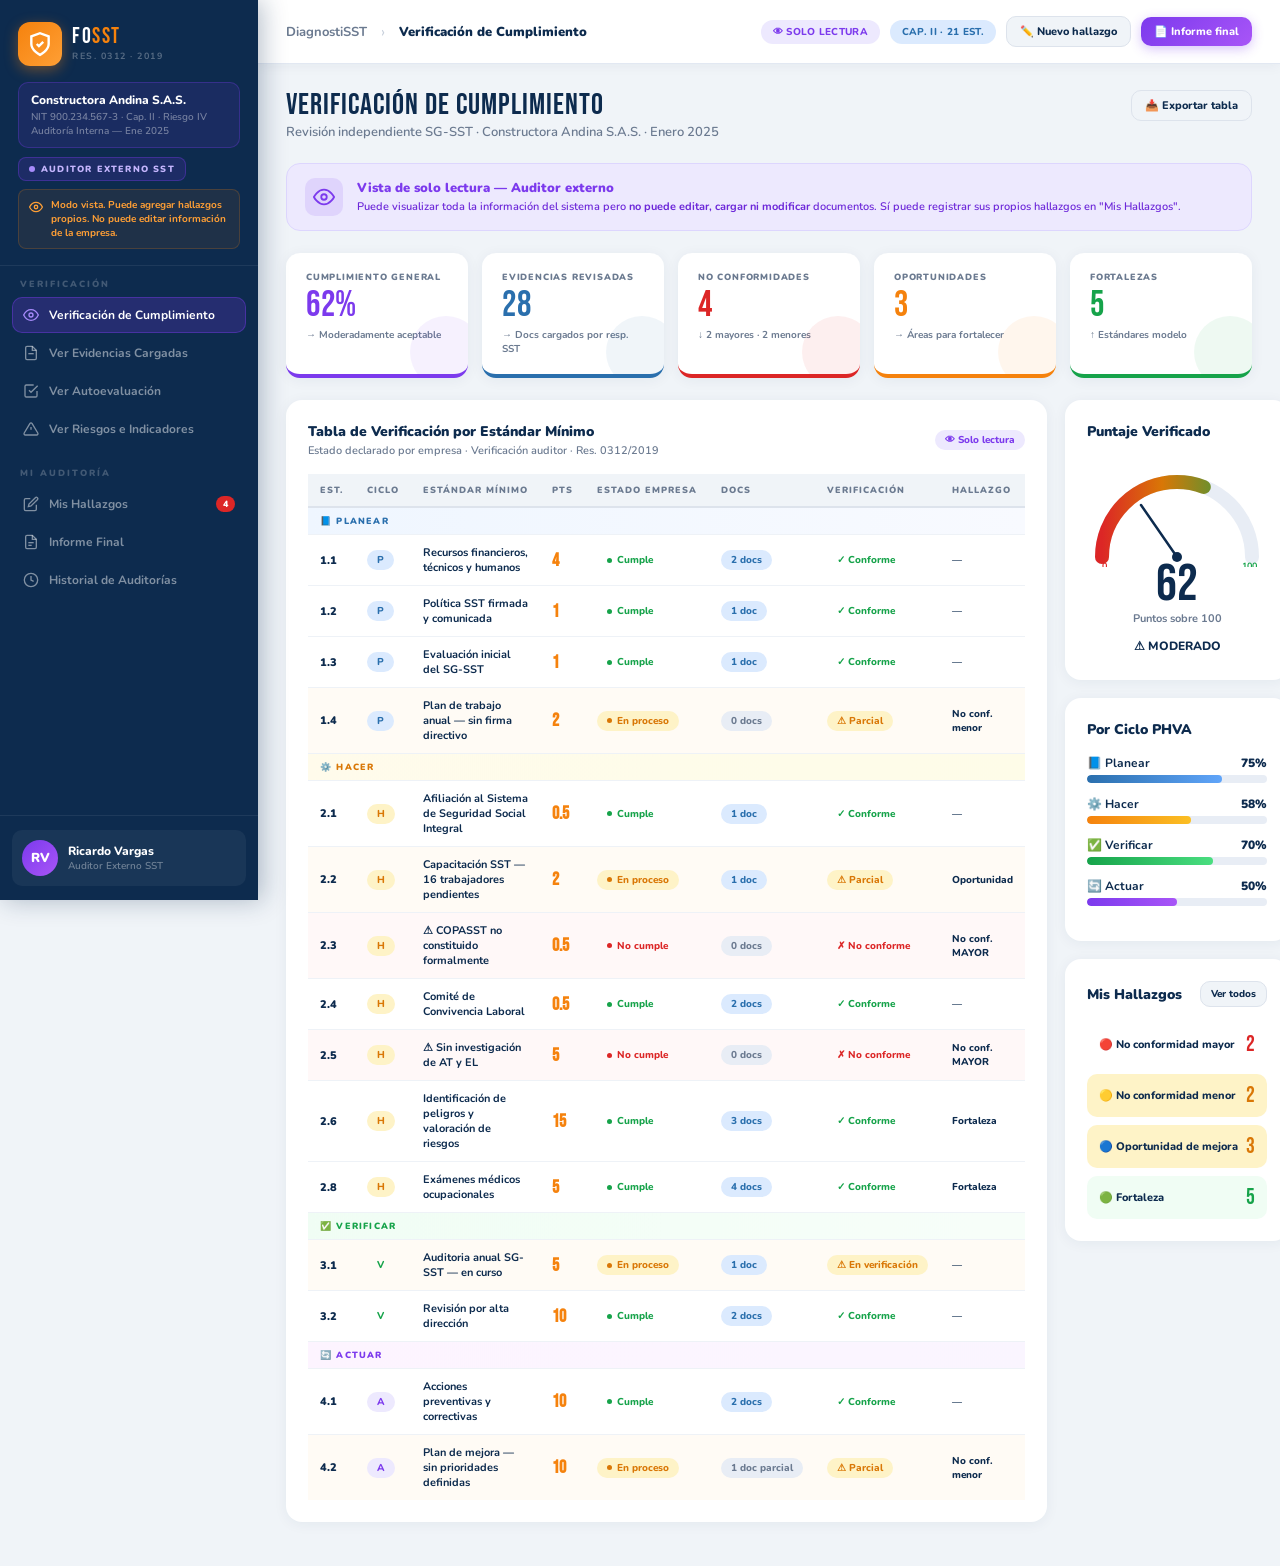
<file: mockups-jessica/auditor/auditor.html>
<!DOCTYPE html>
<html lang="es">
<head>
<meta charset="UTF-8"/>
<meta name="viewport" content="width=device-width, initial-scale=1.0"/>
<title>DiagnostiSST — Auditor</title>
<link rel="stylesheet" href="css/auditor.css" />
<link href="https://fonts.googleapis.com/css2?family=Bebas+Neue&family=Nunito:wght@400;600;700;800;900&display=swap" rel="stylesheet"/>
</head>
<body>

<!-- ═══════════════ SIDEBAR ═══════════════ -->
<aside class="sidebar">
  <div class="sidebar-top">
    <div class="logo-row">
      <div class="logo-box">
        <svg viewBox="0 0 24 24" fill="none" stroke="currentColor" stroke-width="2.2"><path d="M12 22s8-4 8-10V5l-8-3-8 3v7c0 6 8 10 8 10z"/><path d="M9 12l2 2 4-4"/></svg>
      </div>
      <div>
        <div class="logo-name">FO<em>SST</em></div>
        <div class="logo-sub">Res. 0312 · 2019</div>
      </div>
    </div>
    <div class="empresa-chip">
      <div class="ec-name">Constructora Andina S.A.S.</div>
      <div class="ec-meta">NIT 900.234.567-3 · Cap. II · Riesgo IV<br>Auditoría Interna — Ene 2025</div>
    </div>
    <div class="role-chip">
      <div class="rc-dot"></div>
      <span class="rc-text">Auditor Externo SST</span>
    </div>
    <div class="ro-notice">
      <svg width="14" height="14" viewBox="0 0 24 24" fill="none" stroke="var(--naranja-claro)" stroke-width="2.2" class="flex-shrink-0 mt-2"><path d="M1 12s4-8 11-8 11 8 11 8-4 8-11 8-11-8-11-8z"/><circle cx="12" cy="12" r="3"/></svg>
      <div class="ro-notice-text">Modo vista. Puede agregar hallazgos propios. No puede editar información de la empresa.</div>
    </div>
  </div>

  <nav class="sidebar-nav">
    <div class="nav-section">
      <div class="nav-section-title">Verificación</div>
      <div class="nav-item active" onclick="showView('verificacion','Verificación de Cumplimiento')">
        <svg class="ni-icon" viewBox="0 0 24 24" fill="none" stroke="currentColor" stroke-width="2"><path d="M1 12s4-8 11-8 11 8 11 8-4 8-11 8-11-8-11-8z"/><circle cx="12" cy="12" r="3"/></svg>
        Verificación de Cumplimiento
      </div>
      <div class="nav-item" onclick="showView('evidencias-ro','Ver Evidencias Cargadas')">
        <svg class="ni-icon" viewBox="0 0 24 24" fill="none" stroke="currentColor" stroke-width="2"><path d="M14 2H6a2 2 0 00-2 2v16a2 2 0 002 2h12a2 2 0 002-2V8z"/><polyline points="14 2 14 8 20 8"/><line x1="8" y1="13" x2="16" y2="13"/></svg>
        Ver Evidencias Cargadas
      </div>
      <div class="nav-item" onclick="showView('autoevaluacion-ro','Ver Autoevaluación Anual')">
        <svg class="ni-icon" viewBox="0 0 24 24" fill="none" stroke="currentColor" stroke-width="2"><path d="M9 11l3 3L22 4"/><path d="M21 12v7a2 2 0 01-2 2H5a2 2 0 01-2-2V5a2 2 0 012-2h11"/></svg>
        Ver Autoevaluación
      </div>
      <div class="nav-item" onclick="showView('riesgos-ro','Ver Riesgos e Indicadores')">
        <svg class="ni-icon" viewBox="0 0 24 24" fill="none" stroke="currentColor" stroke-width="2"><path d="M10.29 3.86L1.82 18a2 2 0 001.71 3h16.94a2 2 0 001.71-3L13.71 3.86a2 2 0 00-3.42 0z"/><line x1="12" y1="9" x2="12" y2="13"/><line x1="12" y1="17" x2="12.01" y2="17"/></svg>
        Ver Riesgos e Indicadores
      </div>
    </div>

    <div class="nav-section">
      <div class="nav-section-title">Mi Auditoría</div>
      <div class="nav-item" onclick="showView('hallazgos','Registro de Hallazgos')">
        <svg class="ni-icon" viewBox="0 0 24 24" fill="none" stroke="currentColor" stroke-width="2"><path d="M11 4H4a2 2 0 00-2 2v14a2 2 0 002 2h14a2 2 0 002-2v-7"/><path d="M18.5 2.5a2.121 2.121 0 013 3L12 15l-4 1 1-4z"/></svg>
        Mis Hallazgos
        <span class="ni-badge nb-red">4</span>
      </div>
      <div class="nav-item" onclick="showView('informe','Informe Final de Auditoría')">
        <svg class="ni-icon" viewBox="0 0 24 24" fill="none" stroke="currentColor" stroke-width="2"><path d="M14 2H6a2 2 0 00-2 2v16a2 2 0 002 2h12a2 2 0 002-2V8z"/><polyline points="14 2 14 8 20 8"/><line x1="8" y1="13" x2="16" y2="13"/><line x1="8" y1="17" x2="13" y2="17"/></svg>
        Informe Final
      </div>
      <div class="nav-item" onclick="showView('historial','Historial de Auditorías')">
        <svg class="ni-icon" viewBox="0 0 24 24" fill="none" stroke="currentColor" stroke-width="2"><circle cx="12" cy="12" r="10"/><polyline points="12 6 12 12 16 14"/></svg>
        Historial de Auditorías
      </div>
    </div>
  </nav>

  <div class="sidebar-bottom">
    <div class="user-row">
      <div class="user-av">RV</div>
      <div>
        <div class="user-name">Ricardo Vargas</div>
        <div class="user-role">Auditor Externo SST</div>
      </div>
    </div>
  </div>
</aside>

<!-- ═══════════════ TOPBAR ═══════════════ -->
<main class="main">
  <div class="topbar">
    <div class="tb-left">
      <span class="tb-bc">DiagnostiSST</span>
      <span class="tb-bc-sep"> › </span>
      <span class="tb-active" id="breadcrumb">Verificación de Cumplimiento</span>
    </div>
    <div class="tb-right">
      <span class="chip chip-purple">👁 SOLO LECTURA</span>
      <span class="chip chip-blue">CAP. II · 21 EST.</span>
      <button class="btn btn-ghost btn-sm" onclick="showView('hallazgos','Registro de Hallazgos')">✏️ Nuevo hallazgo</button>
      <button class="btn btn-primary btn-sm" onclick="showView('informe','Informe Final de Auditoría')">📄 Informe final</button>
    </div>
  </div>

  <div class="content">

    <!-- ════════════════════════════════════════
         VIEW 1: VERIFICACIÓN DE CUMPLIMIENTO
    ════════════════════════════════════════ -->
    <div id="view-verificacion" class="view active">
      <div class="page-header">
        <div>
          <div class="page-title">Verificación de Cumplimiento</div>
          <div class="page-subtitle">Revisión independiente SG-SST · Constructora Andina S.A.S. · Enero 2025</div>
        </div>
        <div class="page-actions">
          <button class="btn btn-ghost btn-sm">📥 Exportar tabla</button>
        </div>
      </div>

      <div class="ro-banner">
        <div class="ro-banner-icon"><svg width="22" height="22" viewBox="0 0 24 24" fill="none" stroke="currentColor" stroke-width="2"><path d="M1 12s4-8 11-8 11 8 11 8-4 8-11 8-11-8-11-8z"/><circle cx="12" cy="12" r="3"/></svg></div>
        <div>
          <div class="ro-banner-title">Vista de solo lectura — Auditor externo</div>
          <div class="ro-banner-desc">Puede visualizar toda la información del sistema pero <strong>no puede editar, cargar ni modificar</strong> documentos. Sí puede registrar sus propios hallazgos en "Mis Hallazgos".</div>
        </div>
      </div>

      <!-- KPIs -->
      <div class="kpi-grid">
        <div class="kpi k-purple"><div class="kpi-bg"></div>
          <div class="kpi-label">Cumplimiento general</div>
          <div class="kpi-val">62%</div>
          <div class="kpi-desc">→ Moderadamente aceptable</div>
        </div>
        <div class="kpi k-blue"><div class="kpi-bg"></div>
          <div class="kpi-label">Evidencias revisadas</div>
          <div class="kpi-val">28</div>
          <div class="kpi-desc">→ Docs cargados por resp. SST</div>
        </div>
        <div class="kpi k-red"><div class="kpi-bg"></div>
          <div class="kpi-label">No conformidades</div>
          <div class="kpi-val">4</div>
          <div class="kpi-desc">↓ 2 mayores · 2 menores</div>
        </div>
        <div class="kpi k-orange"><div class="kpi-bg"></div>
          <div class="kpi-label">Oportunidades</div>
          <div class="kpi-val">3</div>
          <div class="kpi-desc">→ Áreas para fortalecer</div>
        </div>
        <div class="kpi k-green"><div class="kpi-bg"></div>
          <div class="kpi-label">Fortalezas</div>
          <div class="kpi-val">5</div>
          <div class="kpi-desc">↑ Estándares modelo</div>
        </div>
      </div>

      <div class="g73">
        <!-- Tabla verificación -->
        <div class="card">
          <div class="card-header">
            <div><div class="card-title">Tabla de Verificación por Estándar Mínimo</div><div class="card-sub">Estado declarado por empresa · Verificación auditor · Res. 0312/2019</div></div>
            <span class="badge b-purple">👁 Solo lectura</span>
          </div>
          <div class="table-wrap">
            <table>
              <thead>
                <tr>
                  <th>Est.</th><th>Ciclo</th><th>Estándar Mínimo</th><th>Pts</th><th>Estado empresa</th><th>Docs</th><th>Verificación</th><th>Hallazgo</th>
                </tr>
              </thead>
              <tbody>
                <!-- PLANEAR -->
                <tr class="group-row group-p"><td colspan="8">📘 PLANEAR</td></tr>
                <tr>
                  <td class="est-num">1.1</td><td><span class="badge b-blue">P</span></td>
                  <td class="text-sm fw-bold">Recursos financieros, técnicos y humanos</td>
                  <td class="est-pts">4</td>
                  <td><span class="badge b-green"><span class="bdot"></span>Cumple</span></td>
                  <td><span class="badge b-blue">2 docs</span></td>
                  <td><span class="badge b-green">✓ Conforme</span></td>
                  <td class="text-xs text-muted">—</td>
                </tr>
                <tr>
                  <td class="est-num">1.2</td><td><span class="badge b-blue">P</span></td>
                  <td class="text-sm fw-bold">Política SST firmada y comunicada</td>
                  <td class="est-pts">1</td>
                  <td><span class="badge b-green"><span class="bdot"></span>Cumple</span></td>
                  <td><span class="badge b-blue">1 doc</span></td>
                  <td><span class="badge b-green">✓ Conforme</span></td>
                  <td class="text-xs text-muted">—</td>
                </tr>
                <tr>
                  <td class="est-num">1.3</td><td><span class="badge b-blue">P</span></td>
                  <td class="text-sm fw-bold">Evaluación inicial del SG-SST</td>
                  <td class="est-pts">1</td>
                  <td><span class="badge b-green"><span class="bdot"></span>Cumple</span></td>
                  <td><span class="badge b-blue">1 doc</span></td>
                  <td><span class="badge b-green">✓ Conforme</span></td>
                  <td class="text-xs text-muted">—</td>
                </tr>
                <tr class="bg-naranja-soft">
                  <td class="est-num">1.4</td><td><span class="badge b-blue">P</span></td>
                  <td class="text-sm fw-bold text-warning">Plan de trabajo anual — sin firma directivo</td>
                  <td class="est-pts">2</td>
                  <td><span class="badge b-orange"><span class="bdot"></span>En proceso</span></td>
                  <td><span class="badge b-gray">0 docs</span></td>
                  <td><span class="badge b-orange">⚠ Parcial</span></td>
                  <td class="text-xs fw-black text-warning">No conf. menor</td>
                </tr>
                <!-- HACER -->
                <tr class="group-row group-h"><td colspan="8">⚙️ HACER</td></tr>
                <tr>
                  <td class="est-num">2.1</td><td><span class="badge b-orange" class="bg-warning text-warning">H</span></td>
                  <td class="text-sm fw-bold">Afiliación al Sistema de Seguridad Social Integral</td>
                  <td class="est-pts">0.5</td>
                  <td><span class="badge b-green"><span class="bdot"></span>Cumple</span></td>
                  <td><span class="badge b-blue">1 doc</span></td>
                  <td><span class="badge b-green">✓ Conforme</span></td>
                  <td class="text-xs text-muted">—</td>
                </tr>
                <tr class="bg-naranja-soft">
                  <td class="est-num">2.2</td><td><span class="badge b-orange" class="bg-warning text-warning">H</span></td>
                  <td class="text-sm fw-bold text-warning">Capacitación SST — 16 trabajadores pendientes</td>
                  <td class="est-pts">2</td>
                  <td><span class="badge b-orange"><span class="bdot"></span>En proceso</span></td>
                  <td><span class="badge b-blue">1 doc</span></td>
                  <td><span class="badge b-orange">⚠ Parcial</span></td>
                  <td class="text-xs fw-black text-warning">Oportunidad</td>
                </tr>
                <tr class="bg-danger">
                  <td class="est-num">2.3</td><td><span class="badge b-orange" class="bg-warning text-warning">H</span></td>
                  <td class="text-sm fw-bold text-danger">⚠ COPASST no constituido formalmente</td>
                  <td class="est-pts">0.5</td>
                  <td><span class="badge b-red"><span class="bdot"></span>No cumple</span></td>
                  <td><span class="badge b-gray">0 docs</span></td>
                  <td><span class="badge b-red">✗ No conforme</span></td>
                  <td class="text-xs fw-black text-danger">No conf. MAYOR</td>
                </tr>
                <tr>
                  <td class="est-num">2.4</td><td><span class="badge b-orange" class="bg-warning text-warning">H</span></td>
                  <td class="text-sm fw-bold">Comité de Convivencia Laboral</td>
                  <td class="est-pts">0.5</td>
                  <td><span class="badge b-green"><span class="bdot"></span>Cumple</span></td>
                  <td><span class="badge b-blue">2 docs</span></td>
                  <td><span class="badge b-green">✓ Conforme</span></td>
                  <td class="text-xs text-muted">—</td>
                </tr>
                <tr class="bg-danger">
                  <td class="est-num">2.5</td><td><span class="badge b-orange" class="bg-warning text-warning">H</span></td>
                  <td class="text-sm fw-bold text-danger">⚠ Sin investigación de AT y EL</td>
                  <td class="est-pts">5</td>
                  <td><span class="badge b-red"><span class="bdot"></span>No cumple</span></td>
                  <td><span class="badge b-gray">0 docs</span></td>
                  <td><span class="badge b-red">✗ No conforme</span></td>
                  <td class="text-xs fw-black text-danger">No conf. MAYOR</td>
                </tr>
                <tr>
                  <td class="est-num">2.6</td><td><span class="badge b-orange" class="bg-warning text-warning">H</span></td>
                  <td class="text-sm fw-bold">Identificación de peligros y valoración de riesgos</td>
                  <td class="est-pts">15</td>
                  <td><span class="badge b-green"><span class="bdot"></span>Cumple</span></td>
                  <td><span class="badge b-blue">3 docs</span></td>
                  <td><span class="badge b-green">✓ Conforme</span></td>
                  <td class="text-xs fw-black text-success">Fortaleza</td>
                </tr>
                <tr>
                  <td class="est-num">2.8</td><td><span class="badge b-orange" class="bg-warning text-warning">H</span></td>
                  <td class="text-sm fw-bold">Exámenes médicos ocupacionales</td>
                  <td class="est-pts">5</td>
                  <td><span class="badge b-green"><span class="bdot"></span>Cumple</span></td>
                  <td><span class="badge b-blue">4 docs</span></td>
                  <td><span class="badge b-green">✓ Conforme</span></td>
                  <td class="text-xs fw-black text-success">Fortaleza</td>
                </tr>
                <!-- VERIFICAR -->
                <tr class="group-row group-v"><td colspan="8">✅ VERIFICAR</td></tr>
                <tr class="bg-naranja-soft">
                  <td class="est-num">3.1</td><td><span class="badge b-green" class="bg-success-light">V</span></td>
                  <td class="text-sm fw-bold text-warning">Auditoria anual SG-SST — en curso</td>
                  <td class="est-pts">5</td>
                  <td><span class="badge b-orange"><span class="bdot"></span>En proceso</span></td>
                  <td><span class="badge b-blue">1 doc</span></td>
                  <td><span class="badge b-orange">⚠ En verificación</span></td>
                  <td class="text-xs text-muted">—</td>
                </tr>
                <tr>
                  <td class="est-num">3.2</td><td><span class="badge b-green" class="bg-success-light">V</span></td>
                  <td class="text-sm fw-bold">Revisión por alta dirección</td>
                  <td class="est-pts">10</td>
                  <td><span class="badge b-green"><span class="bdot"></span>Cumple</span></td>
                  <td><span class="badge b-blue">2 docs</span></td>
                  <td><span class="badge b-green">✓ Conforme</span></td>
                  <td class="text-xs text-muted">—</td>
                </tr>
                <!-- ACTUAR -->
                <tr class="group-row group-a"><td colspan="8">🔄 ACTUAR</td></tr>
                <tr>
                  <td class="est-num">4.1</td><td><span class="badge b-purple">A</span></td>
                  <td class="text-sm fw-bold">Acciones preventivas y correctivas</td>
                  <td class="est-pts">10</td>
                  <td><span class="badge b-green"><span class="bdot"></span>Cumple</span></td>
                  <td><span class="badge b-blue">2 docs</span></td>
                  <td><span class="badge b-green">✓ Conforme</span></td>
                  <td class="text-xs text-muted">—</td>
                </tr>
                <tr class="bg-naranja-soft">
                  <td class="est-num">4.2</td><td><span class="badge b-purple">A</span></td>
                  <td class="text-sm fw-bold text-warning">Plan de mejora — sin prioridades definidas</td>
                  <td class="est-pts">10</td>
                  <td><span class="badge b-orange"><span class="bdot"></span>En proceso</span></td>
                  <td><span class="badge b-gray">1 doc parcial</span></td>
                  <td><span class="badge b-orange">⚠ Parcial</span></td>
                  <td class="text-xs fw-black text-warning">No conf. menor</td>
                </tr>
              </tbody>
            </table>
          </div>
        </div>

        <!-- Panel lateral verificación -->
        <div class="flex-col-md">
          <!-- Gauge cumplimiento -->
          <div class="card">
            <div class="card-header"><div class="card-title">Puntaje Verificado</div></div>
            <div class="gauge-wrap">
              <svg width="180" height="100" viewBox="0 0 180 100">
                <defs>
                  <linearGradient id="g1" x1="0%" y1="0%" x2="100%" y2="0%">
                    <stop offset="0%" stop-color="#DC2626"/>
                    <stop offset="40%" stop-color="#D97706"/>
                    <stop offset="100%" stop-color="#16A34A"/>
                  </linearGradient>
                </defs>
                <path d="M 15 90 A 75 75 0 0 1 165 90" fill="none" stroke="#E8EDF5" stroke-width="14" stroke-linecap="round"/>
                <path d="M 15 90 A 75 75 0 0 1 165 90" fill="none" stroke="url(#g1)" stroke-width="14" stroke-linecap="round" stroke-dasharray="235" stroke-dashoffset="90"/>
                <line x1="90" y1="90" x2="54" y2="38" stroke="#0D2B4E" stroke-width="2.5" stroke-linecap="round"/>
                <circle cx="90" cy="90" r="5" fill="#0D2B4E"/>
                <text x="15" y="102" fill="#DC2626" font-size="9" font-weight="700">0</text>
                <text x="155" y="102" fill="#16A34A" font-size="9" font-weight="700">100</text>
              </svg>
              <div class="gauge-num">62</div>
              <div class="gauge-label">Puntos sobre 100</div>
              <span class="gauge-chip" class="bg-warning text-warning">⚠ MODERADO</span>
            </div>
          </div>

          <!-- Estado por ciclo PHVA -->
          <div class="card">
            <div class="card-header"><div class="card-title">Por Ciclo PHVA</div></div>
            <div class="prog-item">
              <div class="prog-header"><span class="prog-name">📘 Planear</span><span class="prog-pct" class="text-info">75%</span></div>
              <div class="prog-bar"><div class="prog-fill pf-blue" style="width:75%"></div></div>
            </div>
            <div class="prog-item">
              <div class="prog-header"><span class="prog-name">⚙️ Hacer</span><span class="prog-pct" class="text-naranja">58%</span></div>
              <div class="prog-bar"><div class="prog-fill pf-orange" style="width:58%"></div></div>
            </div>
            <div class="prog-item">
              <div class="prog-header"><span class="prog-name">✅ Verificar</span><span class="prog-pct" class="text-success">70%</span></div>
              <div class="prog-bar"><div class="prog-fill pf-green" style="width:70%"></div></div>
            </div>
            <div class="prog-item">
              <div class="prog-header"><span class="prog-name">🔄 Actuar</span><span class="prog-pct" class="text-purple">50%</span></div>
              <div class="prog-bar"><div class="prog-fill pf-purple" style="width:50%"></div></div>
            </div>
          </div>

          <!-- Resumen hallazgos -->
          <div class="card">
            <div class="card-header"><div class="card-title">Mis Hallazgos</div><button class="btn btn-ghost btn-xs" onclick="showView('hallazgos','Registro de Hallazgos')">Ver todos</button></div>
            <div class="flex-col-sm">
              <div class="row-info row-info--danger">
                <span class="text-sm fw-black text-danger">🔴 No conformidad mayor</span>
                <span class="big-num big-num--red-xl">2</span>
              </div>
              <div class="row-info row-info--warning">
                <span class="text-sm fw-black text-warning">🟡 No conformidad menor</span>
                <span class="big-num big-num--orange-xl">2</span>
              </div>
              <div class="row-info row-info--warning">
                <span class="text-sm fw-black text-warning">🔵 Oportunidad de mejora</span>
                <span class="big-num big-num--orange-xl">3</span>
              </div>
              <div class="row-info row-info--success">
                <span class="text-sm fw-black text-success">🟢 Fortaleza</span>
                <span class="big-num big-num--green-xl">5</span>
              </div>
            </div>
          </div>
        </div>
      </div>
    </div>

    <!-- ════════════════════════════════════════
         VIEW 2: EVIDENCIAS CARGADAS (SOLO LECTURA)
    ════════════════════════════════════════ -->
    <div id="view-evidencias-ro" class="view">
      <div class="page-header">
        <div>
          <div class="page-title">Evidencias Cargadas</div>
          <div class="page-subtitle">Vista de documentos cargados por el Responsable SG-SST · Solo lectura</div>
        </div>
        <div class="page-actions">
          <button class="btn btn-ghost btn-sm">📥 Exportar listado</button>
        </div>
      </div>

      <div class="ro-banner">
        <div class="ro-banner-icon"><svg width="22" height="22" viewBox="0 0 24 24" fill="none" stroke="currentColor" stroke-width="2"><path d="M12 22s8-4 8-10V5l-8-3-8 3v7c0 6 8 10 8 10z"/></svg></div>
        <div>
          <div class="ro-banner-title">Documentos cargados por el Responsable del SG-SST</div>
          <div class="ro-banner-desc">Solo puede descargar y visualizar. No puede subir, editar ni eliminar documentos.</div>
        </div>
      </div>

      <div class="g2">
        <!-- Estándar 1.1 -->
        <div class="card">
          <div class="card-header">
            <div><div class="card-title">Est. 1.1 — Recursos SST</div><div class="card-sub">2 documentos cargados</div></div>
            <span class="badge b-green">✓ Conforme</span>
          </div>
          <div class="ev-item"><div class="ev-icon ev-pdf">📄</div><div class="ev-info"><div class="ev-name">Asignacion_Recursos_SST_2024.pdf</div><div class="ev-meta">Cargado por: María López · 12 ene 2025 · 2.3 MB</div></div><button class="btn btn-ghost btn-xs">👁 Ver</button></div>
          <div class="ev-item"><div class="ev-icon ev-doc">📋</div><div class="ev-info"><div class="ev-name">Acta_Designacion_Responsable.docx</div><div class="ev-meta">Cargado por: María López · 10 ene 2025 · 0.8 MB</div></div><button class="btn btn-ghost btn-xs">👁 Ver</button></div>
        </div>

        <!-- Estándar 1.2 -->
        <div class="card">
          <div class="card-header">
            <div><div class="card-title">Est. 1.2 — Política SST</div><div class="card-sub">1 documento cargado</div></div>
            <span class="badge b-green">✓ Conforme</span>
          </div>
          <div class="ev-item"><div class="ev-icon ev-pdf">📄</div><div class="ev-info"><div class="ev-name">Politica_SST_2024_Firmada.pdf</div><div class="ev-meta">Cargado por: María López · 15 ene 2025 · 1.1 MB</div></div><button class="btn btn-ghost btn-xs">👁 Ver</button></div>
        </div>

        <!-- Estándar 2.6 Fortaleza -->
        <div class="card">
          <div class="card-header">
            <div><div class="card-title">Est. 2.6 — Matriz de Riesgos</div><div class="card-sub">3 documentos · Fortaleza del sistema</div></div>
            <span class="badge b-green" class="bg-success-light">⭐ Fortaleza</span>
          </div>
          <div class="ev-item"><div class="ev-icon ev-xls">📊</div><div class="ev-info"><div class="ev-name">Matriz_Peligros_GTC45_2024.xlsx</div><div class="ev-meta">Cargado por: María López · 8 ene 2025 · 4.5 MB</div></div><button class="btn btn-ghost btn-xs">👁 Ver</button></div>
          <div class="ev-item"><div class="ev-icon ev-pdf">📄</div><div class="ev-info"><div class="ev-name">Inspecciones_Puestos_Trabajo.pdf</div><div class="ev-meta">Cargado por: María López · 9 ene 2025 · 2.1 MB</div></div><button class="btn btn-ghost btn-xs">👁 Ver</button></div>
          <div class="ev-item"><div class="ev-icon ev-img">🖼</div><div class="ev-info"><div class="ev-name">Registro_Fotografico_Riesgos.zip</div><div class="ev-meta">Cargado por: María López · 9 ene 2025 · 12.3 MB</div></div><button class="btn btn-ghost btn-xs">👁 Ver</button></div>
        </div>

        <!-- Estándar 2.3 Sin docs -->
        <div class="card" class="border-danger">
          <div class="card-header">
            <div><div class="card-title" class="text-danger">Est. 2.3 — COPASST</div><div class="card-sub">0 documentos · No conformidad mayor</div></div>
            <span class="badge b-red">✗ Sin docs</span>
          </div>
          <div class="empty-state">
            <div class="empty-icon">⚠️</div>
            <div class="empty-text" class="text-danger">No se han cargado evidencias para este estándar.<br>Hallazgo registrado: No conformidad mayor.</div>
          </div>
        </div>

        <!-- Estándar 2.8 -->
        <div class="card">
          <div class="card-header">
            <div><div class="card-title">Est. 2.8 — Exámenes Médicos</div><div class="card-sub">4 documentos cargados · Fortaleza</div></div>
            <span class="badge b-green" class="bg-success-light">⭐ Fortaleza</span>
          </div>
          <div class="ev-item"><div class="ev-icon ev-pdf">📄</div><div class="ev-info"><div class="ev-name">Cronograma_Examenes_Medicos_2024.pdf</div><div class="ev-meta">Cargado por: María López · 5 ene 2025 · 0.9 MB</div></div><button class="btn btn-ghost btn-xs">👁 Ver</button></div>
          <div class="ev-item"><div class="ev-icon ev-xls">📊</div><div class="ev-info"><div class="ev-name">Listado_Examenes_Ingreso_Periodicos.xlsx</div><div class="ev-meta">Cargado por: María López · 5 ene 2025 · 1.2 MB</div></div><button class="btn btn-ghost btn-xs">👁 Ver</button></div>
          <div class="ev-item"><div class="ev-icon ev-pdf">📄</div><div class="ev-info"><div class="ev-name">Contrato_IPS_Ocupacional_2024.pdf</div><div class="ev-meta">Cargado por: María López · 6 ene 2025 · 3.4 MB</div></div><button class="btn btn-ghost btn-xs">👁 Ver</button></div>
        </div>

        <!-- Estándar 2.5 Sin docs -->
        <div class="card" class="border-danger">
          <div class="card-header">
            <div><div class="card-title" class="text-danger">Est. 2.5 — Investigación AT y EL</div><div class="card-sub">0 documentos · No conformidad mayor</div></div>
            <span class="badge b-red">✗ Sin docs</span>
          </div>
          <div class="empty-state">
            <div class="empty-icon">⚠️</div>
            <div class="empty-text" class="text-danger">No se han cargado evidencias para este estándar.<br>Hallazgo registrado: No conformidad mayor.<br><strong>Sanción potencial Art. 28: hasta 500 SMMLV</strong></div>
          </div>
        </div>
      </div>
    </div>

    <!-- ════════════════════════════════════════
         VIEW 3: AUTOEVALUACIÓN (SOLO LECTURA)
    ════════════════════════════════════════ -->
    <div id="view-autoevaluacion-ro" class="view">
      <div class="page-header">
        <div>
          <div class="page-title">Autoevaluación Anual</div>
          <div class="page-subtitle">Versión completada por Responsable SG-SST · Solo lectura del auditor</div>
        </div>
        <div class="page-actions">
          <span class="chip chip-orange">⏰ Enviada: 10 Ene 2025</span>
          <button class="btn btn-ghost btn-sm">📥 Exportar</button>
        </div>
      </div>

      <div class="ro-banner">
        <div class="ro-banner-icon"><svg width="22" height="22" viewBox="0 0 24 24" fill="none" stroke="currentColor" stroke-width="2"><path d="M9 11l3 3L22 4"/><path d="M21 12v7a2 2 0 01-2 2H5a2 2 0 01-2-2V5a2 2 0 012-2h11"/></svg></div>
        <div>
          <div class="ro-banner-title">Autoevaluación diligenciada por María López — Responsable SG-SST</div>
          <div class="ro-banner-desc">Solo puede ver las respuestas. Los hallazgos que identifique al comparar con sus verificaciones deben registrarlos en "Mis Hallazgos".</div>
        </div>
      </div>

      <div class="g64">
        <div class="card">
          <div class="card-header">
            <div><div class="card-title">Resultados por Ítem — Capítulo II</div><div class="card-sub">Declaración de cumplimiento de la empresa</div></div>
            <span class="badge b-orange">62 / 100 pts</span>
          </div>
          <div class="table-wrap">
            <table>
              <thead>
                <tr><th>Ciclo</th><th>Est.</th><th>Ítem evaluado</th><th>Puntos</th><th>Respuesta empresa</th><th>Puntos obtenidos</th></tr>
              </thead>
              <tbody>
                <tr class="group-row group-p"><td colspan="6">📘 PLANEAR — Máx. 25 pts</td></tr>
                <tr><td><span class="badge b-blue">P</span></td><td class="est-num">1.1.1</td><td class="text-sm">Asignación de responsable SST</td><td class="est-pts">0.5</td><td><span class="badge b-green">✓ Cumple</span></td><td class="fw-black text-success">0.5</td></tr>
                <tr><td><span class="badge b-blue">P</span></td><td class="est-num">1.1.2</td><td class="text-sm">Responsabilidades definidas</td><td class="est-pts">0.5</td><td><span class="badge b-green">✓ Cumple</span></td><td class="fw-black text-success">0.5</td></tr>
                <tr><td><span class="badge b-blue">P</span></td><td class="est-num">1.1.3</td><td class="text-sm">Presupuesto y recursos asignados</td><td class="est-pts">1</td><td><span class="badge b-green">✓ Cumple</span></td><td class="fw-black text-success">1</td></tr>
                <tr><td><span class="badge b-blue">P</span></td><td class="est-num">1.1.7</td><td class="text-sm">Inducción y reinducción SST</td><td class="est-pts">2</td><td><span class="badge b-orange">En proceso</span></td><td class="fw-black text-warning">0</td></tr>
                <tr><td><span class="badge b-blue">P</span></td><td class="est-num">1.2.1</td><td class="text-sm">Política SST firmada</td><td class="est-pts">1</td><td><span class="badge b-green">✓ Cumple</span></td><td class="fw-black text-success">1</td></tr>
                <tr><td><span class="badge b-blue">P</span></td><td class="est-num">1.3.1</td><td class="text-sm">Evaluación inicial del SG-SST</td><td class="est-pts">1</td><td><span class="badge b-green">✓ Cumple</span></td><td class="fw-black text-success">1</td></tr>
                <tr class="bg-naranja-soft"><td><span class="badge b-blue">P</span></td><td class="est-num">1.4.1</td><td class="text-sm text-warning">Plan anual firmado por alta dirección</td><td class="est-pts">2</td><td><span class="badge b-orange">En proceso</span></td><td class="fw-black text-warning">0</td></tr>

                <tr class="group-row group-h"><td colspan="6">⚙️ HACER — Máx. 60 pts</td></tr>
                <tr><td><span class="badge b-orange" class="bg-warning text-warning">H</span></td><td class="est-num">2.1.1</td><td class="text-sm">Afiliación a todos los sistema SS</td><td class="est-pts">0.5</td><td><span class="badge b-green">✓ Cumple</span></td><td class="fw-black text-success">0.5</td></tr>
                <tr class="bg-naranja-soft"><td><span class="badge b-orange" class="bg-warning text-warning">H</span></td><td class="est-num">2.2.1</td><td class="text-sm text-warning">Plan de capacitación SST anual</td><td class="est-pts">2</td><td><span class="badge b-orange">En proceso</span></td><td class="fw-black text-warning">0</td></tr>
                <tr class="bg-danger"><td><span class="badge b-orange" class="bg-warning text-warning">H</span></td><td class="est-num">2.3.1</td><td class="text-sm text-danger">Conformación y funcionamiento COPASST</td><td class="est-pts">0.5</td><td><span class="badge b-red">✗ No cumple</span></td><td class="fw-black text-danger">0</td></tr>
                <tr><td><span class="badge b-orange" class="bg-warning text-warning">H</span></td><td class="est-num">2.4.1</td><td class="text-sm">Comité de Convivencia</td><td class="est-pts">0.5</td><td><span class="badge b-green">✓ Cumple</span></td><td class="fw-black text-success">0.5</td></tr>
                <tr class="bg-danger"><td><span class="badge b-orange" class="bg-warning text-warning">H</span></td><td class="est-num">2.5.1</td><td class="text-sm text-danger">Investigación de AT y EL</td><td class="est-pts">5</td><td><span class="badge b-red">✗ No cumple</span></td><td class="fw-black text-danger">0</td></tr>
                <tr><td><span class="badge b-orange" class="bg-warning text-warning">H</span></td><td class="est-num">2.6.1</td><td class="text-sm">Identificación de peligros y valoración de riesgos</td><td class="est-pts">15</td><td><span class="badge b-green">✓ Cumple</span></td><td class="fw-black text-success">15</td></tr>
                <tr><td><span class="badge b-orange" class="bg-warning text-warning">H</span></td><td class="est-num">2.8.1</td><td class="text-sm">Exámenes médicos ocupacionales</td><td class="est-pts">5</td><td><span class="badge b-green">✓ Cumple</span></td><td class="fw-black text-success">5</td></tr>

                <tr class="group-row group-v"><td colspan="6">✅ VERIFICAR — Máx. 5 pts</td></tr>
                <tr><td><span class="badge b-green" class="bg-success-light">V</span></td><td class="est-num">3.2.1</td><td class="text-sm">Revisión por la alta dirección</td><td class="est-pts">5</td><td><span class="badge b-green">✓ Cumple</span></td><td class="fw-black text-success">5</td></tr>

                <tr class="group-row group-a"><td colspan="6">🔄 ACTUAR — Máx. 10 pts</td></tr>
                <tr><td><span class="badge b-purple">A</span></td><td class="est-num">4.1.1</td><td class="text-sm">Acciones preventivas y correctivas</td><td class="est-pts">10</td><td><span class="badge b-green">✓ Cumple</span></td><td class="fw-black text-success">10</td></tr>
              </tbody>
            </table>
          </div>
        </div>

        <!-- Resumen puntuación -->
        <div class="flex-col-md">
          <div class="card">
            <div class="card-header"><div class="card-title">Resultado Final</div></div>
            <div class="gauge-wrap">
              <svg width="180" height="100" viewBox="0 0 180 100">
                <path d="M 15 90 A 75 75 0 0 1 165 90" fill="none" stroke="#E8EDF5" stroke-width="14" stroke-linecap="round"/>
                <path d="M 15 90 A 75 75 0 0 1 165 90" fill="none" stroke="url(#g1)" stroke-width="14" stroke-linecap="round" stroke-dasharray="235" stroke-dashoffset="90"/>
                <line x1="90" y1="90" x2="54" y2="38" stroke="#0D2B4E" stroke-width="2.5" stroke-linecap="round"/>
                <circle cx="90" cy="90" r="5" fill="#0D2B4E"/>
              </svg>
              <div class="gauge-num">62</div>
              <div class="gauge-label">Puntos declarados</div>
              <span class="gauge-chip" class="bg-warning text-warning">MODERADAMENTE ACEPTABLE</span>
            </div>
            <div class="sep"></div>
            <div class="text-sm fw-bold text-muted lh-relaxed">
              📌 <strong>Escala Res. 0312:</strong><br>
              🟢 86–100: Aceptable<br>
              🟡 61–85: Moderadamente aceptable<br>
              🔴 0–60: Crítico
            </div>
          </div>

          <div class="card">
            <div class="card-header"><div class="card-title">Observaciones</div><div class="card-sub">Responsable SST</div></div>
            <div class="code-block code-block--blue">
              "Se están adelantando gestiones para la conformación del COPASST. La investigación de AT está pendiente de protocolo. El plan de trabajo requiere firma de gerencia."
              <div class="mt-8 text-xs text-muted">— María López, Resp. SG-SST · 10 Ene 2025</div>
            </div>
          </div>
        </div>
      </div>
    </div>

    <!-- ════════════════════════════════════════
         VIEW 4: RIESGOS E INDICADORES (SOLO LECTURA)
    ════════════════════════════════════════ -->
    <div id="view-riesgos-ro" class="view">
      <div class="page-header">
        <div>
          <div class="page-title">Riesgos e Indicadores SST</div>
          <div class="page-subtitle">Vista de indicadores de gestión y accidentalidad cargados por la empresa · Solo lectura</div>
        </div>
        <div class="page-actions">
          <button class="btn btn-ghost btn-sm">📥 Exportar</button>
        </div>
      </div>

      <div class="ro-banner">
        <div class="ro-banner-icon"><svg width="22" height="22" viewBox="0 0 24 24" fill="none" stroke="currentColor" stroke-width="2"><path d="M10.29 3.86L1.82 18a2 2 0 001.71 3h16.94a2 2 0 001.71-3L13.71 3.86a2 2 0 00-3.42 0z"/><line x1="12" y1="9" x2="12" y2="13"/><line x1="12" y1="17" x2="12.01" y2="17"/></svg></div>
        <div>
          <div class="ro-banner-title">Indicadores reportados por la empresa — Solo lectura</div>
          <div class="ro-banner-desc">Puede comparar estos indicadores con sus hallazgos de verificación. Cualquier discrepancia debe quedar registrada como hallazgo.</div>
        </div>
      </div>

      <div class="kpi-grid" class="grid-4">
        <div class="kpi k-red"><div class="kpi-bg"></div>
          <div class="kpi-label">AT registrados 2024</div>
          <div class="kpi-val">3</div>
          <div class="kpi-desc">↑ Sin investigar (Est. 2.5)</div>
        </div>
        <div class="kpi k-orange"><div class="kpi-bg"></div>
          <div class="kpi-label">Días perdidos AT</div>
          <div class="kpi-val">18</div>
          <div class="kpi-desc">→ Tasa: 0.72 días/trab.</div>
        </div>
        <div class="kpi k-blue"><div class="kpi-bg"></div>
          <div class="kpi-label">Trabajadores activos</div>
          <div class="kpi-val">25</div>
          <div class="kpi-desc">→ Todos afiliados SGSS</div>
        </div>
        <div class="kpi k-green"><div class="kpi-bg"></div>
          <div class="kpi-label">Capacitados en SST</div>
          <div class="kpi-val">9</div>
          <div class="kpi-desc">→ 36% cumple cap. SST</div>
        </div>
      </div>

      <div class="g2">
        <div class="card">
          <div class="card-header"><div class="card-title">Indicadores de Accidentalidad</div><div class="card-sub">Reportados por la empresa · Año 2024</div></div>
          <div class="table-wrap">
            <table>
              <thead><tr><th>Indicador</th><th>Valor empresa</th><th>Referencia</th><th>Estado</th></tr></thead>
              <tbody>
                <tr><td class="text-base fw-bold">Tasa de accidentalidad</td><td class="big-num big-num--red-md">12.0</td><td class="text-sm text-muted">&lt; 5 esperado</td><td><span class="badge b-red">Alto</span></td></tr>
                <tr><td class="text-base fw-bold">Índice de frecuencia</td><td class="big-num big-num--orange-md">4.2</td><td class="text-sm text-muted">&lt; 3 esperado</td><td><span class="badge b-orange">Medio</span></td></tr>
                <tr><td class="text-base fw-bold">Índice de severidad</td><td class="big-num big-num--orange-md">72.0</td><td class="text-sm text-muted">&lt; 50 esperado</td><td><span class="badge b-orange">Medio</span></td></tr>
                <tr><td class="text-base fw-bold">% trabajadores capacitados</td><td class="big-num big-num--red-md">36%</td><td class="text-sm text-muted">100% requerido</td><td><span class="badge b-red">Crítico</span></td></tr>
                <tr><td class="text-base fw-bold">Enfermedades laborales repor.</td><td class="big-num big-num--green-md">0</td><td class="text-sm text-muted">0 objetivo</td><td><span class="badge b-green">OK</span></td></tr>
                <tr><td class="text-base fw-bold">Exámenes médicos al día</td><td class="big-num big-num--green-md">100%</td><td class="text-sm text-muted">100% requerido</td><td><span class="badge b-green">Cumple</span></td></tr>
              </tbody>
            </table>
          </div>
        </div>

        <div class="card">
          <div class="card-header"><div class="card-title">Sanciones Potenciales Art. 28</div><div class="card-sub">Por incumplimientos actuales · Cálculo orientativo</div></div>
          <div class="alert-left-danger">
            <div class="label-section text-danger">⚠ Exposición legal total estimada</div>
            <div class="big-num big-num--red-xxl">$45.6M</div>
            <div class="text-sm fw-bold text-danger">COP · Multa potencial estimada según SMMLV 2025</div>
          </div>
          <div class="ib-row"><div class="ib-key">Sin COPASST (Est. 2.3)</div><div class="ib-val" class="text-danger">Hasta $11.4M</div></div>
          <div class="ib-row"><div class="ib-key">Sin investigación AT (Est. 2.5)</div><div class="ib-val" class="text-danger">Hasta $22.8M</div></div>
          <div class="ib-row"><div class="ib-key">Sin plan de trabajo firmado</div><div class="ib-val" class="text-warning">Hasta $5.7M</div></div>
          <div class="ib-row"><div class="ib-key">Capacitación incompleta</div><div class="ib-val" class="text-warning">Hasta $5.7M</div></div>
          <div class="note-block">
            📌 Ref. Artículo 28 Ley 1562 de 2012. Cálculo basado en SMMLV 2025 ($1.423.500). Los valores son estimados orientativos para el auditor.
          </div>
        </div>
      </div>
    </div>

    <!-- ════════════════════════════════════════
         VIEW 5: REGISTRO DE HALLAZGOS
    ════════════════════════════════════════ -->
    <div id="view-hallazgos" class="view">
      <div class="page-header">
        <div>
          <div class="page-title">Registro de Hallazgos</div>
          <div class="page-subtitle">Hallazgos propios del auditor · Constructora Andina S.A.S. · Ene 2025</div>
        </div>
        <div class="page-actions">
          <button class="btn btn-ghost btn-sm">📥 Exportar hallazgos</button>
          <button class="btn btn-primary btn-sm" onclick="document.getElementById('modal-hallazgo').classList.add('open')">✏️ Nuevo hallazgo</button>
        </div>
      </div>

      <!-- Filtros -->
      <div class="card" class="card-padded mb-18">
        <div class="flex-tags">
          <span class="text-sm fw-black text-dark">Filtrar por tipo:</span>
          <button class="btn btn-danger btn-xs" onclick="filterHallazgos('mayor')">🔴 Mayores (2)</button>
          <button class="btn btn-xs" class="badge-warning-outline" onclick="filterHallazgos('menor')">🟡 Menores (2)</button>
          <button class="btn btn-xs" class="badge-warning-outline" onclick="filterHallazgos('oportunidad')">🔵 Oportunidades (3)</button>
          <button class="btn btn-xs" class="badge-success-outline" onclick="filterHallazgos('fortaleza')">🟢 Fortalezas (5)</button>
          <button class="btn btn-ghost btn-xs" onclick="filterHallazgos('todos')">Ver todos</button>
        </div>
      </div>

      <div id="lista-hallazgos">
        <!-- MAYOR 1 -->
        <div class="hallazgo-card hc-mayor" data-tipo="mayor">
          <div class="hc-type">🔴 No conformidad mayor — Est. 2.3</div>
          <div class="hc-title">COPASST no constituido formalmente</div>
          <div class="hc-desc">La empresa no ha conformado el Comité Paritario de Seguridad y Salud en el Trabajo según lo exige el Artículo 2.2.4.11.7 del Decreto 1072 de 2015. No se encontró evidencia de convocatoria, votación ni acta de constitución. Este incumplimiento tiene potencial de sanción directa por parte del MTE.</div>
          <div class="hc-footer">
            <div class="hc-meta">
              <span>📅 12 Ene 2025</span>
              <span>🔗 Est. 2.3 · Ciclo H</span>
              <span>👤 Ricardo Vargas</span>
              <span>⚡ Requiere acción inmediata</span>
            </div>
            <div class="hc-actions">
              <button class="btn btn-ghost btn-xs">✏️ Editar</button>
              <button class="btn btn-danger btn-xs">🗑 Eliminar</button>
            </div>
          </div>
        </div>

        <!-- MAYOR 2 -->
        <div class="hallazgo-card hc-mayor" data-tipo="mayor">
          <div class="hc-type">🔴 No conformidad mayor — Est. 2.5</div>
          <div class="hc-title">Ausencia de procedimiento de investigación de accidentes de trabajo</div>
          <div class="hc-desc">Se registraron 3 accidentes de trabajo en 2024 sin que exista procedimiento documentado de investigación ni informes de AT diligenciados ante la ARL. Esto constituye una violación directa del Art. 28 de la Ley 1562 de 2012 y puede generar sanciones hasta de 500 SMMLV.</div>
          <div class="hc-footer">
            <div class="hc-meta">
              <span>📅 12 Ene 2025</span>
              <span>🔗 Est. 2.5 · Ciclo H</span>
              <span>👤 Ricardo Vargas</span>
              <span>💰 Hasta $22.8M en multas</span>
            </div>
            <div class="hc-actions">
              <button class="btn btn-ghost btn-xs">✏️ Editar</button>
              <button class="btn btn-danger btn-xs">🗑 Eliminar</button>
            </div>
          </div>
        </div>

        <!-- MENOR 1 -->
        <div class="hallazgo-card hc-menor" data-tipo="menor">
          <div class="hc-type">🟡 No conformidad menor — Est. 1.4</div>
          <div class="hc-title">Plan de trabajo anual sin firma de la alta dirección</div>
          <div class="hc-desc">El plan de trabajo anual del SG-SST fue elaborado pero no cuenta con la firma del representante legal de la empresa, lo que le resta validez formal según los requisitos del estándar 1.4 de la Res. 0312/2019.</div>
          <div class="hc-footer">
            <div class="hc-meta">
              <span>📅 13 Ene 2025</span>
              <span>🔗 Est. 1.4 · Ciclo P</span>
              <span>👤 Ricardo Vargas</span>
            </div>
            <div class="hc-actions">
              <button class="btn btn-ghost btn-xs">✏️ Editar</button>
              <button class="btn btn-danger btn-xs">🗑 Eliminar</button>
            </div>
          </div>
        </div>

        <!-- MENOR 2 -->
        <div class="hallazgo-card hc-menor" data-tipo="menor">
          <div class="hc-type">🟡 No conformidad menor — Est. 4.2</div>
          <div class="hc-title">Plan de mejora sin prioridades ni responsables asignados</div>
          <div class="hc-desc">El plan de mejora del SG-SST existe pero no define prioridades, plazos ni responsables para cada acción, incumpliendo parcialmente el estándar 4.2. Se recomienda reformularlo con metodología de seguimiento.</div>
          <div class="hc-footer">
            <div class="hc-meta">
              <span>📅 13 Ene 2025</span>
              <span>🔗 Est. 4.2 · Ciclo A</span>
              <span>👤 Ricardo Vargas</span>
            </div>
            <div class="hc-actions">
              <button class="btn btn-ghost btn-xs">✏️ Editar</button>
              <button class="btn btn-danger btn-xs">🗑 Eliminar</button>
            </div>
          </div>
        </div>

        <!-- OPORTUNIDAD -->
        <div class="hallazgo-card hc-oportunidad" data-tipo="oportunidad">
          <div class="hc-type">🔵 Oportunidad de mejora — Est. 2.2</div>
          <div class="hc-title">Ampliar cobertura del plan de capacitación SST</div>
          <div class="hc-desc">Solo el 36% de los trabajadores ha recibido capacitación en SST. Se recomienda implementar un cronograma acelerado para cubrir al 100% del personal antes del próximo trimestre, priorizando trabajadores de riesgo IV y V.</div>
          <div class="hc-footer">
            <div class="hc-meta">
              <span>📅 14 Ene 2025</span>
              <span>🔗 Est. 2.2 · Ciclo H</span>
              <span>👤 Ricardo Vargas</span>
            </div>
            <div class="hc-actions">
              <button class="btn btn-ghost btn-xs">✏️ Editar</button>
              <button class="btn btn-danger btn-xs">🗑 Eliminar</button>
            </div>
          </div>
        </div>

        <!-- FORTALEZA -->
        <div class="hallazgo-card hc-fortaleza" data-tipo="fortaleza">
          <div class="hc-type">🟢 Fortaleza del sistema — Est. 2.6</div>
          <div class="hc-title">Matriz de identificación de peligros y valoración de riesgos completa y actualizada</div>
          <div class="hc-desc">La empresa cuenta con una matriz GTC-45 completa, actualizada a diciembre de 2024, con identificación de 47 peligros, valoración cuantitativa y controles definidos por jerarquía. Constituye una práctica ejemplar que puede ser referente para otras empresas del sector.</div>
          <div class="hc-footer">
            <div class="hc-meta">
              <span>📅 14 Ene 2025</span>
              <span>🔗 Est. 2.6 · Ciclo H</span>
              <span>👤 Ricardo Vargas</span>
              <span>⭐ Práctica ejemplar</span>
            </div>
            <div class="hc-actions">
              <button class="btn btn-ghost btn-xs">✏️ Editar</button>
              <button class="btn btn-danger btn-xs">🗑 Eliminar</button>
            </div>
          </div>
        </div>

        <div class="hallazgo-card hc-fortaleza" data-tipo="fortaleza">
          <div class="hc-type">🟢 Fortaleza del sistema — Est. 2.8</div>
          <div class="hc-title">Exámenes médicos ocupacionales al 100% del personal</div>
          <div class="hc-desc">El 100% de los trabajadores tiene exámenes médicos de ingreso, periódico y de retiro al día, con contrato vigente con IPS habilitada. Esta práctica excede los mínimos requeridos y refleja compromiso real de la alta dirección con la salud de los trabajadores.</div>
          <div class="hc-footer">
            <div class="hc-meta">
              <span>📅 14 Ene 2025</span>
              <span>🔗 Est. 2.8 · Ciclo H</span>
              <span>👤 Ricardo Vargas</span>
            </div>
            <div class="hc-actions">
              <button class="btn btn-ghost btn-xs">✏️ Editar</button>
              <button class="btn btn-danger btn-xs">🗑 Eliminar</button>
            </div>
          </div>
        </div>
      </div>
    </div>

    <!-- ════════════════════════════════════════
         VIEW 6: INFORME FINAL DE AUDITORÍA
    ════════════════════════════════════════ -->
    <div id="view-informe" class="view">
      <div class="page-header">
        <div>
          <div class="page-title">Informe Final de Auditoría</div>
          <div class="page-subtitle">SG-SST · Constructora Andina S.A.S. · Generado por Ricardo Vargas · Ene 2025</div>
        </div>
        <div class="page-actions">
          <button class="btn btn-ghost btn-sm">📄 Exportar PDF</button>
          <button class="btn btn-primary btn-sm">📨 Enviar a empresa</button>
        </div>
      </div>

      <div class="g64">
        <div class="flex-col-md">

          <!-- Encabezado informe -->
          <div class="card" class="border-top-purple">
            <div class="flex-between-start mb-16">
              <div>
                <div class="label-section text-purple">Informe de Auditoría Interna SG-SST</div>
                <div class="big-num big-num--dark-lg">Res. 0312 / 2019 — Capítulo II</div>
              </div>
              <span class="badge b-orange">BORRADOR</span>
            </div>
            <div class="g2" class="mb-0">
              <div class="ib-row"><div class="ib-key">Empresa auditada</div><div class="ib-val">Constructora Andina S.A.S.</div></div>
              <div class="ib-row"><div class="ib-key">NIT</div><div class="ib-val">900.234.567-3</div></div>
              <div class="ib-row"><div class="ib-key">Auditor</div><div class="ib-val">Ricardo Vargas</div></div>
              <div class="ib-row"><div class="ib-key">Fecha auditoría</div><div class="ib-val">10–14 Ene 2025</div></div>
              <div class="ib-row"><div class="ib-key">Capítulo aplicable</div><div class="ib-val">Capítulo II (11–50 trabajadores)</div></div>
              <div class="ib-row"><div class="ib-key">Nivel de riesgo</div><div class="ib-val">IV (Construcción)</div></div>
            </div>
          </div>

          <!-- Resumen ejecutivo -->
          <div class="card">
            <div class="card-header"><div class="card-title">Resumen Ejecutivo</div></div>
            <div class="informe-block">
              <div class="ib-title">Puntaje obtenido</div>
              <div class="ib-row"><div class="ib-key">Puntaje declarado empresa</div><div class="ib-val" class="text-warning">62 / 100 pts</div></div>
              <div class="ib-row"><div class="ib-key">Calificación</div><div class="ib-val" class="text-warning">Moderadamente aceptable</div></div>
              <div class="ib-row"><div class="ib-key">Total no conformidades</div><div class="ib-val" class="text-danger">4 (2 mayores + 2 menores)</div></div>
              <div class="ib-row"><div class="ib-key">Oportunidades de mejora</div><div class="ib-val" class="text-warning">3</div></div>
              <div class="ib-row"><div class="ib-key">Fortalezas identificadas</div><div class="ib-val" class="text-success">5</div></div>
              <div class="ib-row"><div class="ib-key">Exposición sancionatoria est.</div><div class="ib-val" class="text-danger">$45.6M COP (Art. 28)</div></div>
            </div>

            <div class="informe-block">
              <div class="ib-title">No Conformidades Mayores</div>
              <div class="ib-row" class="bg-danger-light"><div class="ib-key" class="text-danger">🔴 Est. 2.3</div><div class="ib-val" class="text-danger">COPASST no constituido</div></div>
              <div class="ib-row" class="bg-danger-light"><div class="ib-key" class="text-danger">🔴 Est. 2.5</div><div class="ib-val" class="text-danger">Sin investigación de AT y EL</div></div>
            </div>

            <div class="informe-block">
              <div class="ib-title">No Conformidades Menores</div>
              <div class="ib-row" class="bg-warning-light"><div class="ib-key" class="text-warning">🟡 Est. 1.4</div><div class="ib-val" class="text-warning">Plan de trabajo sin firma directivo</div></div>
              <div class="ib-row" class="bg-warning-light"><div class="ib-key" class="text-warning">🟡 Est. 4.2</div><div class="ib-val" class="text-warning">Plan de mejora sin estructura completa</div></div>
            </div>

            <div class="informe-block">
              <div class="ib-title">Fortalezas Destacadas</div>
              <div class="ib-row" class="bg-success-light"><div class="ib-key" class="text-success">🟢 Est. 2.6</div><div class="ib-val" class="text-success">Matriz de riesgos ejemplar</div></div>
              <div class="ib-row" class="bg-success-light"><div class="ib-key" class="text-success">🟢 Est. 2.8</div><div class="ib-val" class="text-success">100% exámenes médicos al día</div></div>
            </div>
          </div>

          <!-- Conclusión y recomendaciones -->
          <div class="card">
            <div class="card-header"><div class="card-title">Conclusión y Recomendaciones</div></div>
            <div class="form-group">
              <div class="form-label">Conclusión general del auditor</div>
              <textarea class="form-textarea" class="min-h-110" placeholder="Escriba aquí la conclusión final de la auditoría...">La empresa Constructora Andina S.A.S. presenta un Sistema de Gestión SST en proceso de implementación con un puntaje de 62/100 (moderadamente aceptable). Se identificaron dos no conformidades mayores que requieren acción inmediata: la constitución del COPASST y la implementación del procedimiento de investigación de accidentes de trabajo, ambos con alto riesgo sancionatorio bajo el Art. 28.</textarea>
            </div>
            <div class="form-group">
              <div class="form-label">Plan de acción recomendado (fechas sugeridas)</div>
              <div class="table-wrap">
                <table>
                  <thead><tr><th>Acción</th><th>Responsable</th><th>Plazo sugerido</th><th>Prioridad</th></tr></thead>
                  <tbody>
                    <tr><td class="text-sm">Constituir COPASST</td><td class="text-sm">Alta dirección</td><td class="text-sm">Inmediato (15 días)</td><td><span class="badge b-red">Crítica</span></td></tr>
                    <tr><td class="text-sm">Implementar proc. investigación AT</td><td class="text-sm">Resp. SST</td><td class="text-sm">30 días</td><td><span class="badge b-red">Crítica</span></td></tr>
                    <tr><td class="text-sm">Firma plan de trabajo anual</td><td class="text-sm">Gerente</td><td class="text-sm">8 días</td><td><span class="badge b-orange">Alta</span></td></tr>
                    <tr><td class="text-sm">Completar capacitación SST</td><td class="text-sm">Resp. SST</td><td class="text-sm">60 días</td><td><span class="badge b-orange">Media</span></td></tr>
                    <tr><td class="text-sm">Reformular plan de mejora</td><td class="text-sm">Resp. SST</td><td class="text-sm">45 días</td><td><span class="badge b-orange">Media</span></td></tr>
                  </tbody>
                </table>
              </div>
            </div>
            <div class="flex-actions">
              <button class="btn btn-ghost btn-sm">💾 Guardar borrador</button>
              <button class="btn btn-primary btn-sm">✅ Finalizar y enviar</button>
            </div>
          </div>
        </div>

        <!-- Sidebar informe -->
        <div class="flex-col-md">
          <div class="card">
            <div class="card-header"><div class="card-title">Estado del Informe</div></div>
            <div class="timeline">
              <div class="tl-item"><div class="tl-dot tl-dot-green"></div><div class="tl-time">10 Ene · 09:00</div><div class="tl-text">Inicio de auditoría</div></div>
              <div class="tl-item"><div class="tl-dot tl-dot-blue"></div><div class="tl-time">10–12 Ene</div><div class="tl-text">Revisión de evidencias</div></div>
              <div class="tl-item"><div class="tl-dot tl-dot-red"></div><div class="tl-time">13 Ene</div><div class="tl-text">Registro de 4 hallazgos</div></div>
              <div class="tl-item"><div class="tl-dot tl-dot-orange"></div><div class="tl-time">14 Ene · Actual</div><div class="tl-text">Redacción informe final</div></div>
              <div class="tl-item" class="opacity-40"><div class="tl-dot" class="dot-gray"></div><div class="tl-time">Pendiente</div><div class="tl-text">Envío a empresa y dirección</div></div>
            </div>
          </div>

          <div class="card">
            <div class="card-header"><div class="card-title">Semáforo de Auditoría</div></div>
            <div class="stat-card-danger stat-card-danger--border">
              <div class="emoji-xl mb-6">🔴</div>
              <div class="big-num big-num--red-xl">ACCIÓN REQUERIDA</div>
              <div class="text-sm fw-bold text-danger mt-4">2 no conformidades mayores<br>requieren acción inmediata</div>
            </div>
            <div class="mt-12 text-xs fw-bold text-muted lh-relaxed">
              📌 El resultado será informado a la Alta Dirección. La empresa tendrá plazo para presentar plan de mejora según la normativa vigente.
            </div>
          </div>

          <div class="card">
            <div class="card-header"><div class="card-title">Firma del Auditor</div></div>
            <div class="empty-state">
              <div class="emoji-lg mb-8">✍️</div>
              <div class="text-base fw-bold text-muted">Firma electrónica pendiente</div>
              <button class="btn btn-primary btn-sm" class="mt-12">Firmar informe</button>
            </div>
          </div>
        </div>
      </div>
    </div>

    <!-- ════════════════════════════════════════
         VIEW 7: HISTORIAL DE AUDITORÍAS
    ════════════════════════════════════════ -->
    <div id="view-historial" class="view">
      <div class="page-header">
        <div>
          <div class="page-title">Historial de Auditorías</div>
          <div class="page-subtitle">Registro histórico de auditorías realizadas a Constructora Andina S.A.S.</div>
        </div>
        <div class="page-actions">
          <button class="btn btn-ghost btn-sm">📥 Exportar historial</button>
        </div>
      </div>

      <div class="card">
        <div class="card-header"><div class="card-title">Auditorías registradas en el sistema</div><div class="card-sub">Comparativo de evolución del SG-SST</div></div>
        <div class="table-wrap">
          <table>
            <thead>
              <tr><th>Período</th><th>Auditor</th><th>Capítulo</th><th>Puntaje</th><th>Calificación</th><th>No conf. mayores</th><th>No conf. menores</th><th>Estado</th><th>Acciones</th></tr>
            </thead>
            <tbody>
              <tr class="bg-info-light">
                <td class="fw-black">Ene 2025 🔄</td>
                <td class="text-base">Ricardo Vargas</td>
                <td><span class="badge b-blue">Cap. II</span></td>
                <td class="big-num big-num--orange-xl">62</td>
                <td><span class="badge b-orange">Moderado</span></td>
                <td class="big-num big-num--red-md">2</td>
                <td class="big-num big-num--orange-md">2</td>
                <td><span class="badge b-orange">En curso</span></td>
                <td><button class="btn btn-ghost btn-xs">Ver</button></td>
              </tr>
              <tr>
                <td class="fw-black">Jun 2024</td>
                <td class="text-base">Ana Corredor</td>
                <td><span class="badge b-blue">Cap. II</span></td>
                <td class="big-num big-num--orange-xl">57</td>
                <td><span class="badge b-red">Crítico</span></td>
                <td class="big-num big-num--red-md">4</td>
                <td class="big-num big-num--orange-md">3</td>
                <td><span class="badge b-green">Finalizada</span></td>
                <td><button class="btn btn-ghost btn-xs">Ver</button></td>
              </tr>
              <tr>
                <td class="fw-black">Ene 2024</td>
                <td class="text-base">Ricardo Vargas</td>
                <td><span class="badge b-blue">Cap. II</span></td>
                <td class="big-num big-num--red-xl">41</td>
                <td><span class="badge b-red">Crítico</span></td>
                <td class="big-num big-num--red-md">6</td>
                <td class="big-num big-num--orange-md">4</td>
                <td><span class="badge b-green">Finalizada</span></td>
                <td><button class="btn btn-ghost btn-xs">Ver</button></td>
              </tr>
              <tr>
                <td class="fw-black">Jun 2023</td>
                <td class="text-base">Carlos Nieto</td>
                <td><span class="badge b-blue">Cap. II</span></td>
                <td class="big-num big-num--red-xl">35</td>
                <td><span class="badge b-red">Crítico</span></td>
                <td class="big-num big-num--red-md">8</td>
                <td class="big-num big-num--orange-md">5</td>
                <td><span class="badge b-green">Finalizada</span></td>
                <td><button class="btn btn-ghost btn-xs">Ver</button></td>
              </tr>
            </tbody>
          </table>
        </div>
        <!-- Gráfico de tendencia simple -->
        <div class="section-divider">
          <div class="text-base fw-black text-dark mb-12">📈 Tendencia de puntaje SG-SST</div>
          <div class="bar-chart-row">
            <div class="flex-stat-col">
              <div class="text-xs fw-black text-danger">35</div>
              <div class="bar-full bar-full--red" class="animbar" style="height:28%"></div>
              <div class="text-xxs fw-bold text-muted">Jun 23</div>
            </div>
            <div class="flex-stat-col">
              <div class="text-xs fw-black text-danger">41</div>
              <div class="bar-full bar-full--h33"></div>
              <div class="text-xxs fw-bold text-muted">Ene 24</div>
            </div>
            <div class="flex-stat-col">
              <div class="text-xs fw-black text-warning">57</div>
              <div class="bar-full bar-full--h46"></div>
              <div class="text-xxs fw-bold text-muted">Jun 24</div>
            </div>
            <div class="flex-stat-col">
              <div class="text-xs fw-black text-purple">62 🔄</div>
              <div class="bar-full bar-full--h50"></div>
              <div class="text-xxs fw-bold text-purple">Ene 25</div>
            </div>
          </div>
          <div class="text-sm fw-bold text-success mt-10 text-center">↑ Mejora de 27 puntos en 18 meses — Tendencia positiva</div>
        </div>
      </div>
    </div>

  </div><!-- /content -->
</main>

<!-- ═══════════════ MODAL NUEVO HALLAZGO ═══════════════ -->
<div class="modal-overlay" id="modal-hallazgo">
  <div class="modal-box">
    <div class="modal-header">
      <div class="modal-title">Registrar Nuevo Hallazgo</div>
      <button class="modal-close" onclick="document.getElementById('modal-hallazgo').classList.remove('open')">✕</button>
    </div>

    <div class="form-group">
      <div class="form-label">Tipo de hallazgo *</div>
      <div class="radio-group">
        <label class="radio-opt" id="ro-mayor" onclick="selectTipo('mayor')"><input type="radio" name="tipo" value="mayor"> 🔴 No conf. mayor</label>
        <label class="radio-opt" id="ro-menor" onclick="selectTipo('menor')"><input type="radio" name="tipo" value="menor"> 🟡 No conf. menor</label>
        <label class="radio-opt" id="ro-oportunidad" onclick="selectTipo('oportunidad')"><input type="radio" name="tipo" value="oportunidad"> 🔵 Oportunidad</label>
        <label class="radio-opt" id="ro-fortaleza" onclick="selectTipo('fortaleza')"><input type="radio" name="tipo" value="fortaleza"> 🟢 Fortaleza</label>
      </div>
    </div>

    <div class="form-group">
      <div class="form-label">Estándar relacionado *</div>
      <select class="form-input form-select">
        <option value="">— Seleccionar estándar —</option>
        <optgroup label="PLANEAR">
          <option>1.1 — Recursos financieros, técnicos y humanos</option>
          <option>1.2 — Política SST firmada y comunicada</option>
          <option>1.3 — Evaluación inicial del SG-SST</option>
          <option>1.4 — Plan de trabajo anual</option>
        </optgroup>
        <optgroup label="HACER">
          <option>2.1 — Afiliación al SGSS Integral</option>
          <option>2.2 — Capacitación SST</option>
          <option>2.3 — COPASST</option>
          <option>2.4 — Comité de Convivencia</option>
          <option>2.5 — Investigación AT y EL</option>
          <option>2.6 — Identificación de peligros y riesgos</option>
          <option>2.7 — Medidas de prevención y control</option>
          <option>2.8 — Exámenes médicos ocupacionales</option>
          <option>2.9 — Registros y estadísticas</option>
        </optgroup>
        <optgroup label="VERIFICAR">
          <option>3.1 — Auditoría anual SG-SST</option>
          <option>3.2 — Revisión por alta dirección</option>
        </optgroup>
        <optgroup label="ACTUAR">
          <option>4.1 — Acciones preventivas y correctivas</option>
          <option>4.2 — Plan de mejora</option>
        </optgroup>
      </select>
    </div>

    <div class="form-group">
      <div class="form-label">Título del hallazgo *</div>
      <input type="text" class="form-input" placeholder="Ej: COPASST no conformado formalmente"/>
    </div>

    <div class="form-group">
      <div class="form-label">Descripción detallada *</div>
      <textarea class="form-textarea" class="min-h-100" placeholder="Describa el hallazgo con evidencias observadas, referencia normativa y potencial impacto..."></textarea>
    </div>

    <div class="grid-2-sm">
      <div class="form-group">
        <div class="form-label">Artículo / Norma referenciada</div>
        <input type="text" class="form-input" placeholder="Ej: Art. 28 Ley 1562"/>
      </div>
      <div class="form-group">
        <div class="form-label">Riesgo sancionatorio estimado</div>
        <input type="text" class="form-input" placeholder="Ej: Hasta $22.8M COP"/>
      </div>
    </div>

    <div class="form-group">
      <div class="form-label">Recomendación o acción correctiva sugerida</div>
      <textarea class="form-textarea" placeholder="Escriba su recomendación para corregir o mejorar este hallazgo..."></textarea>
    </div>

    <div class="flex-actions-sm">
      <button class="btn btn-ghost" onclick="document.getElementById('modal-hallazgo').classList.remove('open')">Cancelar</button>
      <button class="btn btn-primary" onclick="guardarHallazgo()">✅ Guardar hallazgo</button>
    </div>
  </div>
</div>

  <script src="js/auditor.js" defer></script>

  <script>
  window.markerConfig = {
    project: '69ab736c47f7b3fc743277ca', 
    source: 'snippet'
  };

  !function(e,r,a){if(!e.__Marker){e.__Marker={};var t=[],n={__cs:t};["show","hide","isVisible","capture","cancelCapture","unload","reload","isExtensionInstalled","setReporter","clearReporter","setCustomData","on","off"].forEach(function(e){n[e]=function(){var r=Array.prototype.slice.call(arguments);r.unshift(e),t.push(r)}}),e.Marker=n;var s=r.createElement("script");s.async=1,s.src="https://edge.marker.io/latest/shim.js";var i=r.getElementsByTagName("script")[0];i.parentNode.insertBefore(s,i)}}(window,document);
</script>
</body>
</html>
</file>
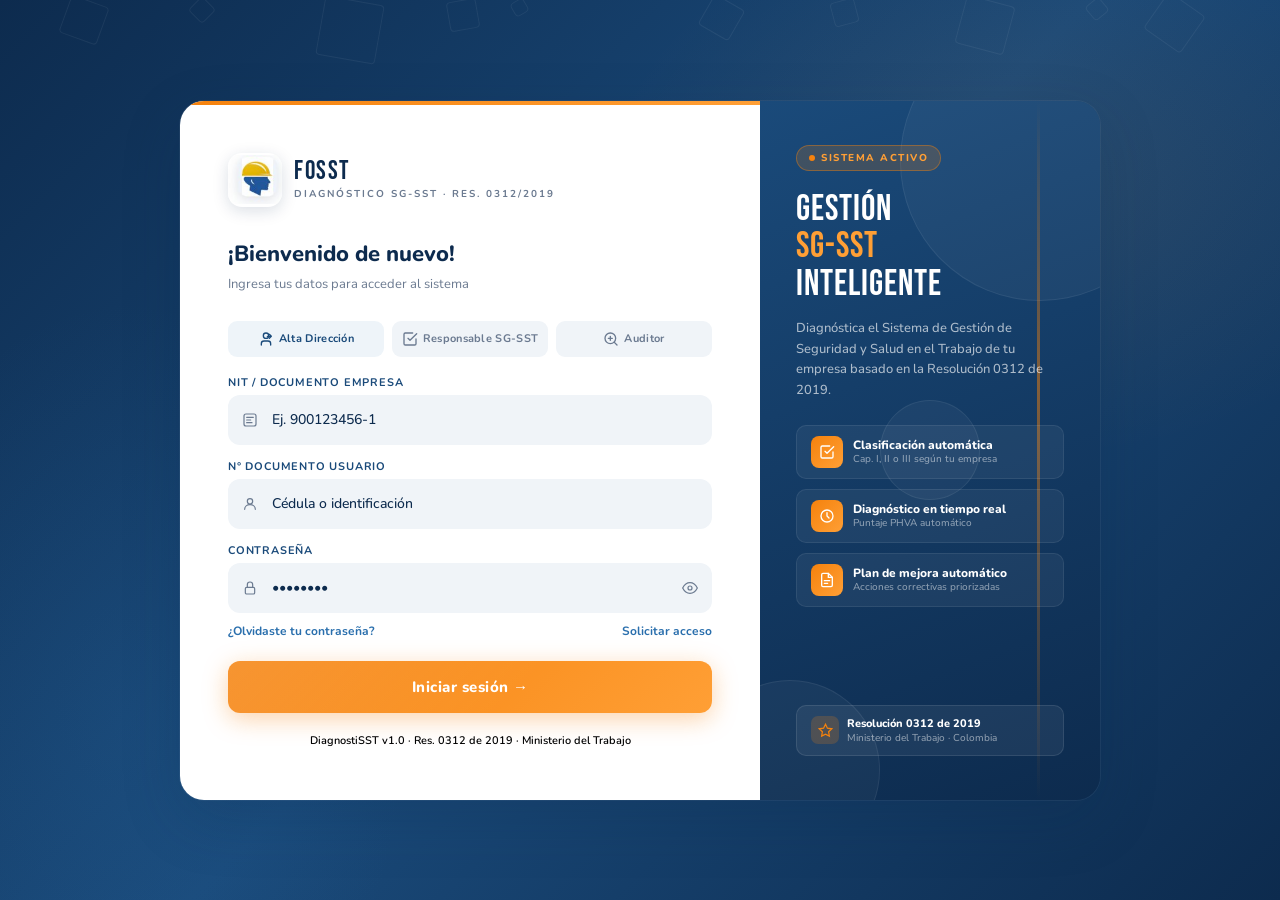
<file: mockups-jessica/login/login.html>
<!DOCTYPE html>
<html lang="es">
<head>
  <meta charset="UTF-8" />
  <meta name="viewport" content="width=device-width, initial-scale=1.0" />
  <title>DiagnostiSST — Iniciar Sesión</title>
  <link rel="stylesheet" href="css/login.css" />
  <link
    href="https://fonts.googleapis.com/css2?family=Bebas+Neue&family=Nunito:wght@400;600;700;800&display=swap"
    rel="stylesheet"
  />
</head>
<body>

  <!-- Fondo animado -->
  <div class="bg-wrapper"></div>

  <!-- Partículas flotantes -->
  <div class="particles" aria-hidden="true">
    <div class="particle"></div>
    <div class="particle"></div>
    <div class="particle"></div>
    <div class="particle"></div>
    <div class="particle"></div>
    <div class="particle"></div>
    <div class="particle"></div>
    <div class="particle"></div>
    <div class="particle"></div>
    <div class="particle"></div>
  </div>

  <!-- Contenido principal -->
  <main class="page">
    <div class="card">

      <!-- Panel izquierdo: formulario -->
      <section class="panel-form">

        <!-- Logo -->
        <div class="logo-wrap">
          <div class="logo-icon">
            <img src="[data-uri]"
              alt="DiagnostiSST Logo"
            />
          </div>
          <div class="logo-text-wrap">
            <div class="logo-name">Fosst</div>
            <div class="logo-sub">Diagnóstico SG-SST · Res. 0312/2019</div>
          </div>
        </div>

        <h1 class="form-title">¡Bienvenido de nuevo!</h1>
        <p class="form-subtitle">Ingresa tus datos para acceder al sistema</p>

        <!-- Selector de rol -->
        <div class="role-selector" role="group" aria-label="Seleccionar rol">
          <button class="role-btn active" type="button" onclick="setRole(this)">
            <span class="role-icon" aria-hidden="true">
              <svg width="16" height="16" fill="none" viewBox="0 0 24 24">
                <path d="M19 21v-2a4 4 0 00-4-4H9a4 4 0 00-4 4v2" stroke="currentColor" stroke-width="2" stroke-linecap="round"/>
                <circle cx="12" cy="7" r="4" stroke="currentColor" stroke-width="2"/>
                <path d="M17 11l3-3m0 0l-3-3m3 3H14" stroke="currentColor" stroke-width="2" stroke-linecap="round"/>
              </svg>
            </span>
            Alta Dirección
          </button>

          <button class="role-btn" type="button" onclick="setRole(this)">
            <span class="role-icon" aria-hidden="true">
              <svg width="16" height="16" fill="none" viewBox="0 0 24 24">
                <path d="M9 11l3 3L22 4" stroke="currentColor" stroke-width="2" stroke-linecap="round" stroke-linejoin="round"/>
                <path d="M21 12v7a2 2 0 01-2 2H5a2 2 0 01-2-2V5a2 2 0 012-2h11" stroke="currentColor" stroke-width="2" stroke-linecap="round"/>
              </svg>
            </span>
            Responsable SG-SST
          </button>

          <button class="role-btn" type="button" onclick="setRole(this)">
            <span class="role-icon" aria-hidden="true">
              <svg width="16" height="16" fill="none" viewBox="0 0 24 24">
                <circle cx="11" cy="11" r="8" stroke="currentColor" stroke-width="2"/>
                <path d="M21 21l-4.35-4.35" stroke="currentColor" stroke-width="2" stroke-linecap="round"/>
                <path d="M11 8v6M8 11h6" stroke="currentColor" stroke-width="2" stroke-linecap="round"/>
              </svg>
            </span>
            Auditor
          </button>
        </div>

        <!-- Formulario de acceso -->
        <form onsubmit="return false;" novalidate>
          <div class="field-group">

            <div>
              <div class="field-label">NIT / Documento empresa</div>
              <div class="field">
                <span class="field-icon" aria-hidden="true">
                  <svg width="16" height="16" fill="none" viewBox="0 0 24 24">
                    <rect x="3" y="3" width="18" height="18" rx="3" stroke="currentColor" stroke-width="1.8"/>
                    <path d="M7 8h10M7 12h6M7 16h8" stroke="currentColor" stroke-width="1.8" stroke-linecap="round"/>
                  </svg>
                </span>
                <input type="text" placeholder="Ej. 900123456-1" autocomplete="organization" />
              </div>
            </div>

            <div>
              <div class="field-label">N° Documento usuario</div>
              <div class="field">
                <span class="field-icon" aria-hidden="true">
                  <svg width="16" height="16" fill="none" viewBox="0 0 24 24">
                    <circle cx="12" cy="8" r="4" stroke="currentColor" stroke-width="1.8"/>
                    <path d="M4 20c0-4 3.6-7 8-7s8 3 8 7" stroke="currentColor" stroke-width="1.8" stroke-linecap="round"/>
                  </svg>
                </span>
                <input type="text" placeholder="Cédula o identificación" autocomplete="username" />
              </div>
            </div>

            <div>
              <div class="field-label">Contraseña</div>
              <div class="field">
                <span class="field-icon" aria-hidden="true">
                  <svg width="16" height="16" fill="none" viewBox="0 0 24 24">
                    <rect x="5" y="11" width="14" height="10" rx="2" stroke="currentColor" stroke-width="1.8"/>
                    <path d="M8 11V7a4 4 0 1 1 8 0v4" stroke="currentColor" stroke-width="1.8" stroke-linecap="round"/>
                  </svg>
                </span>
                <input type="password" id="pwd" placeholder="••••••••" autocomplete="current-password" />
                <button type="button" class="eye-btn" onclick="togglePwd()" aria-label="Mostrar/ocultar contraseña">
                  <svg id="eye-icon" width="16" height="16" fill="none" viewBox="0 0 24 24">
                    <path d="M1 12s4-8 11-8 11 8 11 8-4 8-11 8-11-8-11-8z" stroke="currentColor" stroke-width="1.8"/>
                    <circle cx="12" cy="12" r="3" stroke="currentColor" stroke-width="1.8"/>
                  </svg>
                </button>
              </div>
            </div>

          </div>

          <div class="links-row">
            <a href="#" class="link-small">¿Olvidaste tu contraseña?</a>
            <a href="#" class="link-small">Solicitar acceso</a>
          </div>

          <button class="btn-login" type="submit">Iniciar sesión →</button>
        </form>

        <p class="version-tag">DiagnostiSST v1.0 · Res. 0312 de 2019 · Ministerio del Trabajo</p>
      </section>

      <!-- Panel derecho: banner informativo -->
      <aside class="panel-banner">
        <div class="banner-circle bc1" aria-hidden="true"></div>
        <div class="banner-circle bc2" aria-hidden="true"></div>
        <div class="banner-circle bc3" aria-hidden="true"></div>
        <div class="banner-line"      aria-hidden="true"></div>

        <div class="banner-top">
          <div class="badge">
            <div class="badge-dot" aria-hidden="true"></div>
            <span class="badge-text">Sistema activo</span>
          </div>

          <div class="banner-headline">
            Gestión<br>
            <span>SG-SST</span><br>
            Inteligente
          </div>

          <p class="banner-desc">
            Diagnóstica el Sistema de Gestión de Seguridad y Salud en el Trabajo
            de tu empresa basado en la Resolución 0312 de 2019.
          </p>

          <div class="features">
            <div class="feature-item">
              <div class="feature-icon">
                <svg fill="none" viewBox="0 0 24 24" width="16" height="16">
                  <path d="M9 11l3 3L22 4M21 12v7a2 2 0 01-2 2H5a2 2 0 01-2-2V5a2 2 0 012-2h11" stroke="white" stroke-width="2" stroke-linecap="round" stroke-linejoin="round"/>
                </svg>
              </div>
              <div class="feature-text">
                <span class="feature-name">Clasificación automática</span>
                <span class="feature-sub">Cap. I, II o III según tu empresa</span>
              </div>
            </div>

            <div class="feature-item">
              <div class="feature-icon">
                <svg fill="none" viewBox="0 0 24 24" width="16" height="16">
                  <circle cx="12" cy="12" r="9" stroke="white" stroke-width="2"/>
                  <path d="M12 7v5l3 3" stroke="white" stroke-width="2" stroke-linecap="round"/>
                </svg>
              </div>
              <div class="feature-text">
                <span class="feature-name">Diagnóstico en tiempo real</span>
                <span class="feature-sub">Puntaje PHVA automático</span>
              </div>
            </div>

            <div class="feature-item">
              <div class="feature-icon">
                <svg fill="none" viewBox="0 0 24 24" width="16" height="16">
                  <path d="M14 2H6a2 2 0 00-2 2v16a2 2 0 002 2h12a2 2 0 002-2V8l-6-6z" stroke="white" stroke-width="2"/>
                  <path d="M14 2v6h6M8 13h8M8 17h5" stroke="white" stroke-width="2" stroke-linecap="round"/>
                </svg>
              </div>
              <div class="feature-text">
                <span class="feature-name">Plan de mejora automático</span>
                <span class="feature-sub">Acciones correctivas priorizadas</span>
              </div>
            </div>
          </div>
        </div>

        <div class="banner-bottom">
          <div class="norm-badge">
            <div class="norm-badge-icon">
              <svg fill="none" viewBox="0 0 24 24" width="15" height="15">
                <path d="M12 2l3.09 6.26L22 9.27l-5 4.87 1.18 6.88L12 17.77l-6.18 3.25L7 14.14 2 9.27l6.91-1.01L12 2z" stroke="#F5820D" stroke-width="2"/>
              </svg>
            </div>
            <div class="norm-text">
              <span class="norm-title">Resolución 0312 de 2019</span>
              <span class="norm-sub">Ministerio del Trabajo · Colombia</span>
            </div>
          </div>
        </div>
      </aside>

    </div>
  </main>


  <script src="js/login.js" defer></script>

  <script>
  window.markerConfig = {
    project: '69ab736c47f7b3fc743277ca', 
    source: 'snippet'
  };

  !function(e,r,a){if(!e.__Marker){e.__Marker={};var t=[],n={__cs:t};["show","hide","isVisible","capture","cancelCapture","unload","reload","isExtensionInstalled","setReporter","clearReporter","setCustomData","on","off"].forEach(function(e){n[e]=function(){var r=Array.prototype.slice.call(arguments);r.unshift(e),t.push(r)}}),e.Marker=n;var s=r.createElement("script");s.async=1,s.src="https://edge.marker.io/latest/shim.js";var i=r.getElementsByTagName("script")[0];i.parentNode.insertBefore(s,i)}}(window,document);
</script>
</body>
</html>
</file>
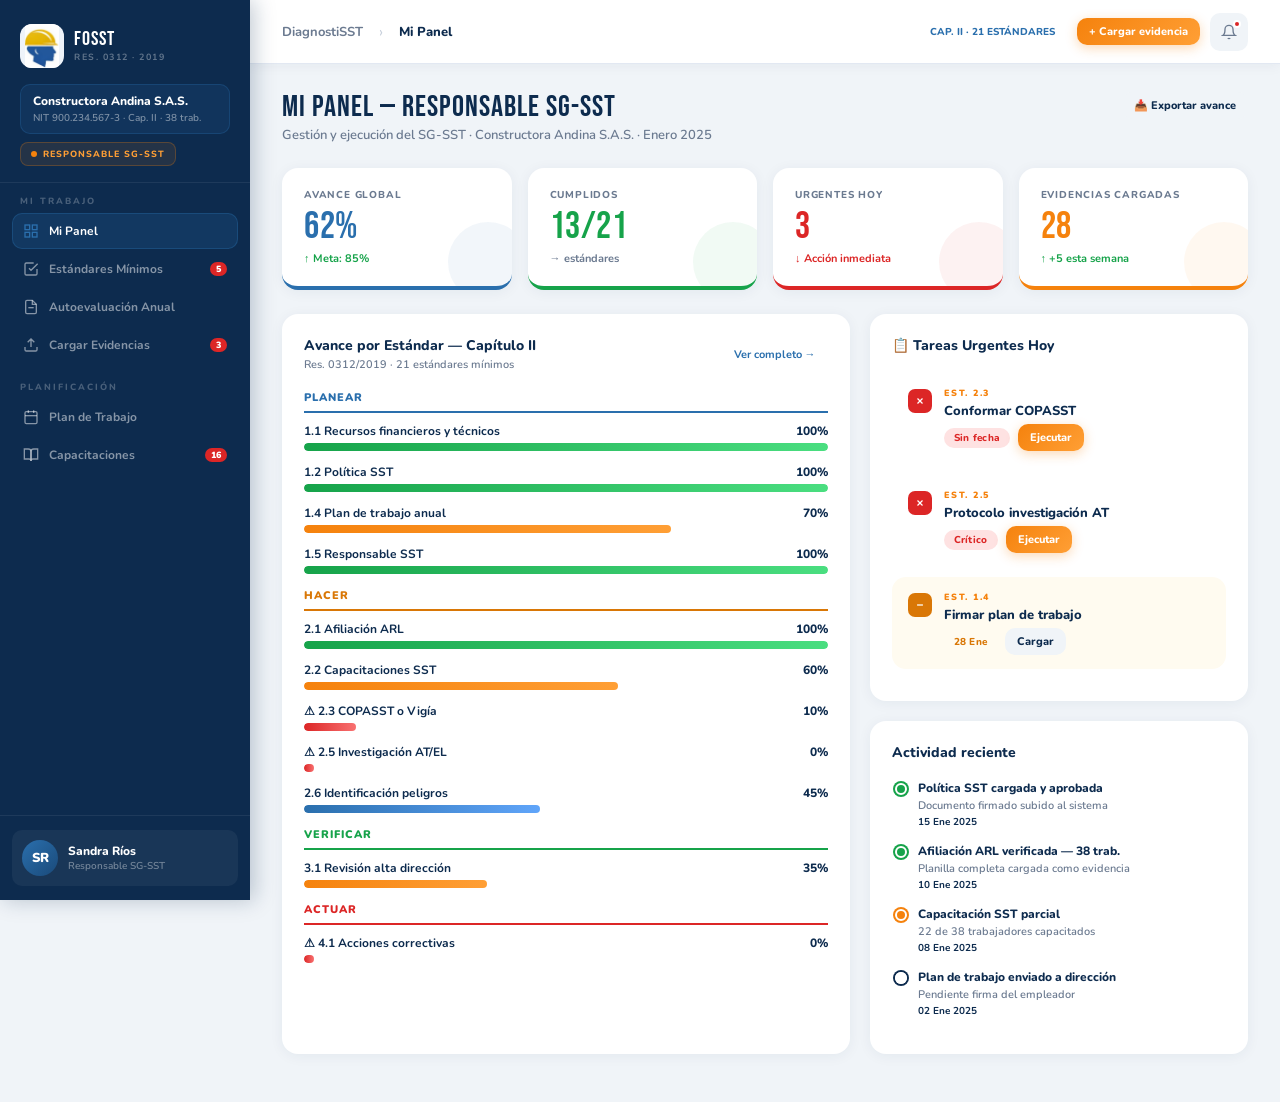
<file: mockups-jessica/responsable/responsable.html>
<!DOCTYPE html>
<html lang="es">
<head>
<meta charset="UTF-8"/>
<meta name="viewport" content="width=device-width, initial-scale=1.0"/>
<title>DiagnostiSST — Responsable SG-SST</title>
<link rel="stylesheet" href="css/responsable.css" />
<link href="https://fonts.googleapis.com/css2?family=Bebas+Neue&family=Nunito:wght@400;600;700;800;900&display=swap" rel="stylesheet"/>
</head>
<body>

<aside class="sidebar">
  <div class="sidebar-top">
    <div class="logo-row">
      <div class="logo-img"><img src="[data-uri]" alt="Logo"/></div>
      <div class="logo-text">
        <div class="logo-name">Fosst<em></em></div>
        <div class="logo-sub">Res. 0312 · 2019</div>
      </div>
    </div>
    <div class="empresa-chip">
      <div class="ec-name">Constructora Andina S.A.S.</div>
      <div class="ec-meta">NIT 900.234.567-3 · Cap. II · 38 trab.</div>
    </div>
    <div class="role-chip">
      <div class="role-chip-dot"></div>
      <span class="role-chip-text">Responsable SG-SST</span>
    </div>
  </div>

  <nav class="sidebar-nav">
    <div class="nav-section">
      <div class="nav-section-title">Mi Trabajo</div>
      <a class="nav-item" onclick="showView('v-panel')">
        <svg class="ni-icon" viewBox="0 0 24 24" fill="none" stroke="currentColor" stroke-width="2"><rect x="3" y="3" width="7" height="7"/><rect x="14" y="3" width="7" height="7"/><rect x="14" y="14" width="7" height="7"/><rect x="3" y="14" width="7" height="7"/></svg>
        Mi Panel
      </a>
      <a class="nav-item" onclick="showView('v-estandares')">
        <svg class="ni-icon" viewBox="0 0 24 24" fill="none" stroke="currentColor" stroke-width="2"><path d="M9 11l3 3L22 4M21 12v7a2 2 0 01-2 2H5a2 2 0 01-2-2V5a2 2 0 012-2h11"/></svg>
        Estándares Mínimos
        <span class="ni-badge">5</span>
      </a>
      <a class="nav-item" onclick="showView('v-autoevaluacion')">
        <svg class="ni-icon" viewBox="0 0 24 24" fill="none" stroke="currentColor" stroke-width="2"><path d="M14 2H6a2 2 0 00-2 2v16a2 2 0 002 2h12a2 2 0 002-2V8z"/><polyline points="14 2 14 8 20 8"/><line x1="8" y1="13" x2="16" y2="13"/></svg>
        Autoevaluación Anual
      </a>
      <a class="nav-item" onclick="showView('v-evidencias')">
        <svg class="ni-icon" viewBox="0 0 24 24" fill="none" stroke="currentColor" stroke-width="2"><path d="M21 15v4a2 2 0 01-2 2H5a2 2 0 01-2-2v-4M17 8l-5-5-5 5M12 3v12"/></svg>
        Cargar Evidencias
        <span class="ni-badge" class="bg-naranja">3</span>
      </a>
    </div>
    <div class="nav-section">
      <div class="nav-section-title">Planificación</div>
      <a class="nav-item" onclick="showView('v-plan')">
        <svg class="ni-icon" viewBox="0 0 24 24" fill="none" stroke="currentColor" stroke-width="2"><rect x="3" y="4" width="18" height="18" rx="2"/><line x1="16" y1="2" x2="16" y2="6"/><line x1="8" y1="2" x2="8" y2="6"/><line x1="3" y1="10" x2="21" y2="10"/></svg>
        Plan de Trabajo
      </a>
      <a class="nav-item" onclick="showView('v-capacitaciones')">
        <svg class="ni-icon" viewBox="0 0 24 24" fill="none" stroke="currentColor" stroke-width="2"><path d="M2 3h6a4 4 0 014 4v14a3 3 0 00-3-3H2z"/><path d="M22 3h-6a4 4 0 00-4 4v14a3 3 0 013-3h7z"/></svg>
        Capacitaciones
        <span class="ni-badge" class="bg-amarillo">16</span>
      </a>
    </div>
  </nav>

  <div class="sidebar-bottom">
    <div class="user-row">
      <div class="user-av">SR</div>
      <div>
        <div class="user-name">Sandra Ríos</div>
        <div class="user-role">Responsable SG-SST</div>
      </div>
    </div>
  </div>
</aside>

<main class="main">
  <div class="topbar">
    <div class="tb-left">
      <span class="tb-bc-item">DiagnostiSST</span>
      <span class="tb-bc-sep"> › </span>
      <span class="tb-bc-active" id="bc">Mi Panel</span>
    </div>
    <div class="tb-right">
      <span class="cap-chip">CAP. II · 21 ESTÁNDARES</span>
      <button class="btn btn-primary btn-sm" onclick="showView('v-evidencias')">+ Cargar evidencia</button>
      <div class="tb-notif">
        <svg width="16" height="16" viewBox="0 0 24 24" fill="none" stroke="#6B7A90" stroke-width="2"><path d="M18 8A6 6 0 006 8c0 7-3 9-3 9h18s-3-2-3-9M13.73 21a2 2 0 01-3.46 0"/></svg>
        <div class="notif-dot"></div>
      </div>
    </div>
  </div>

  <div class="content">

    <!-- ════ VIEW: MI PANEL ════ -->
    <div id="v-panel" class="view active">
      <div class="page-header">
        <div>
          <div class="page-title">Mi Panel — Responsable SG-SST</div>
          <div class="page-subtitle">Gestión y ejecución del SG-SST · Constructora Andina S.A.S. · Enero 2025</div>
        </div>
        <button class="btn btn-ghost btn-sm">📥 Exportar avance</button>
      </div>

      <div class="kpi-grid">
        <div class="kpi blue"><div class="kpi-bg"></div>
          <div class="kpi-label">Avance global</div>
          <div class="kpi-val">62%</div>
          <div class="kpi-trend trend-up">↑ Meta: 85%</div>
        </div>
        <div class="kpi green"><div class="kpi-bg"></div>
          <div class="kpi-label">Cumplidos</div>
          <div class="kpi-val">13/21</div>
          <div class="kpi-trend trend-neutral">→ estándares</div>
        </div>
        <div class="kpi red"><div class="kpi-bg"></div>
          <div class="kpi-label">Urgentes hoy</div>
          <div class="kpi-val">3</div>
          <div class="kpi-trend trend-down">↓ Acción inmediata</div>
        </div>
        <div class="kpi orange"><div class="kpi-bg"></div>
          <div class="kpi-label">Evidencias cargadas</div>
          <div class="kpi-val">28</div>
          <div class="kpi-trend trend-up">↑ +5 esta semana</div>
        </div>
      </div>

      <div class="g64">
        <!-- Progreso por estándar -->
        <div class="card">
          <div class="card-header">
            <div><div class="card-title">Avance por Estándar — Capítulo II</div><div class="card-sub">Res. 0312/2019 · 21 estándares mínimos</div></div>
            <button class="card-action" onclick="showView('v-estandares')">Ver completo →</button>
          </div>

          <div class="phva-label phva-planear">PLANEAR</div>
          <div class="prog-item"><div class="prog-header"><div class="prog-name">1.1 Recursos financieros y técnicos</div><div class="prog-pct" class="text-success">100%</div></div><div class="prog-bar"><div class="prog-fill pf-green" class="w-full"></div></div></div>
          <div class="prog-item"><div class="prog-header"><div class="prog-name">1.2 Política SST</div><div class="prog-pct" class="text-success">100%</div></div><div class="prog-bar"><div class="prog-fill pf-green" class="w-full"></div></div></div>
          <div class="prog-item"><div class="prog-header"><div class="prog-name" class="text-warning">1.4 Plan de trabajo anual</div><div class="prog-pct" class="text-warning">70%</div></div><div class="prog-bar"><div class="prog-fill pf-orange" style="width:70%;"></div></div></div>
          <div class="prog-item"><div class="prog-header"><div class="prog-name">1.5 Responsable SST</div><div class="prog-pct" class="text-success">100%</div></div><div class="prog-bar"><div class="prog-fill pf-green" class="w-full"></div></div></div>

          <div class="phva-label phva-hacer">HACER</div>
          <div class="prog-item"><div class="prog-header"><div class="prog-name">2.1 Afiliación ARL</div><div class="prog-pct" class="text-success">100%</div></div><div class="prog-bar"><div class="prog-fill pf-green" class="w-full"></div></div></div>
          <div class="prog-item"><div class="prog-header"><div class="prog-name" class="text-warning">2.2 Capacitaciones SST</div><div class="prog-pct" class="text-warning">60%</div></div><div class="prog-bar"><div class="prog-fill pf-orange" style="width:60%;"></div></div></div>
          <div class="prog-item"><div class="prog-header"><div class="prog-name" class="text-danger">⚠ 2.3 COPASST o Vigía</div><div class="prog-pct" class="text-danger">10%</div></div><div class="prog-bar"><div class="prog-fill pf-red" style="width:10%;"></div></div></div>
          <div class="prog-item"><div class="prog-header"><div class="prog-name" class="text-danger">⚠ 2.5 Investigación AT/EL</div><div class="prog-pct" class="text-danger">0%</div></div><div class="prog-bar"><div class="prog-fill pf-red" style="width:2%;"></div></div></div>
          <div class="prog-item"><div class="prog-header"><div class="prog-name" class="text-info">2.6 Identificación peligros</div><div class="prog-pct" class="text-info">45%</div></div><div class="prog-bar"><div class="prog-fill pf-blue" style="width:45%;"></div></div></div>

          <div class="phva-label phva-verificar">VERIFICAR</div>
          <div class="prog-item"><div class="prog-header"><div class="prog-name" class="text-warning">3.1 Revisión alta dirección</div><div class="prog-pct" class="text-warning">35%</div></div><div class="prog-bar"><div class="prog-fill pf-orange" style="width:35%;"></div></div></div>

          <div class="phva-label phva-actuar">ACTUAR</div>
          <div class="prog-item"><div class="prog-header"><div class="prog-name" class="text-danger">⚠ 4.1 Acciones correctivas</div><div class="prog-pct" class="text-danger">0%</div></div><div class="prog-bar"><div class="prog-fill pf-red" style="width:2%;"></div></div></div>
        </div>

        <!-- Panel derecho -->
        <div class="flex-col-lg">
          <!-- Tareas urgentes -->
          <div class="card">
            <div class="card-header">
              <div><div class="card-title">📋 Tareas Urgentes Hoy</div></div>
            </div>
            <div class="task-card urgente">
              <div class="tc-check no"><svg width="10" height="10" viewBox="0 0 24 24" fill="none" stroke="white" stroke-width="3"><line x1="18" y1="6" x2="6" y2="18"/><line x1="6" y1="6" x2="18" y2="18"/></svg></div>
              <div class="tc-body">
                <div class="tc-code">Est. 2.3</div>
                <div class="tc-title">Conformar COPASST</div>
                <div class="tc-footer">
                  <span class="badge badge-red">Sin fecha</span>
                  <button class="btn btn-primary btn-sm" onclick="showView('v-estandares')">Ejecutar</button>
                </div>
              </div>
            </div>
            <div class="task-card urgente">
              <div class="tc-check no"><svg width="10" height="10" viewBox="0 0 24 24" fill="none" stroke="white" stroke-width="3"><line x1="18" y1="6" x2="6" y2="18"/><line x1="6" y1="6" x2="18" y2="18"/></svg></div>
              <div class="tc-body">
                <div class="tc-code">Est. 2.5</div>
                <div class="tc-title">Protocolo investigación AT</div>
                <div class="tc-footer">
                  <span class="badge badge-red">Crítico</span>
                  <button class="btn btn-primary btn-sm" onclick="showView('v-estandares')">Ejecutar</button>
                </div>
              </div>
            </div>
            <div class="task-card pendiente">
              <div class="tc-check partial"><svg width="10" height="10" viewBox="0 0 24 24" fill="none" stroke="white" stroke-width="3"><line x1="5" y1="12" x2="19" y2="12"/></svg></div>
              <div class="tc-body">
                <div class="tc-code">Est. 1.4</div>
                <div class="tc-title">Firmar plan de trabajo</div>
                <div class="tc-footer">
                  <span class="badge badge-orange">28 Ene</span>
                  <button class="btn btn-ghost btn-sm" onclick="showView('v-evidencias')">Cargar</button>
                </div>
              </div>
            </div>
          </div>

          <!-- Historial de actividad -->
          <div class="card">
            <div class="card-header"><div class="card-title">Actividad reciente</div></div>
            <div class="tl">
              <div class="tl-item">
                <div class="tl-dot tl-dot-green"></div>
                <div class="tl-title">Política SST cargada y aprobada</div>
                <div class="tl-desc">Documento firmado subido al sistema</div>
                <div class="tl-date">15 Ene 2025</div>
              </div>
              <div class="tl-item">
                <div class="tl-dot tl-dot-green"></div>
                <div class="tl-title">Afiliación ARL verificada — 38 trab.</div>
                <div class="tl-desc">Planilla completa cargada como evidencia</div>
                <div class="tl-date">10 Ene 2025</div>
              </div>
              <div class="tl-item">
                <div class="tl-dot tl-dot-orange"></div>
                <div class="tl-title">Capacitación SST parcial</div>
                <div class="tl-desc">22 de 38 trabajadores capacitados</div>
                <div class="tl-date">08 Ene 2025</div>
              </div>
              <div class="tl-item">
                <div class="tl-dot tl-dot-gray"></div>
                <div class="tl-title">Plan de trabajo enviado a dirección</div>
                <div class="tl-desc">Pendiente firma del empleador</div>
                <div class="tl-date">02 Ene 2025</div>
              </div>
            </div>
          </div>
        </div>
      </div>
    </div>

    <!-- ════ VIEW: ESTÁNDARES MÍNIMOS ════ -->
    <div id="v-estandares" class="view" class="view">
      <div class="page-header">
        <div>
          <div class="page-title">Estándares Mínimos — Capítulo II</div>
          <div class="page-subtitle">21 estándares · Empresas 11–50 trabajadores · Riesgo I, II o III · Res. 0312/2019 Art. 16</div>
        </div>
        <div class="flex-gap">
          <button class="btn btn-ghost btn-sm">🔍 Filtrar</button>
          <button class="btn btn-primary btn-sm" onclick="showView('v-evidencias')">+ Cargar evidencia</button>
        </div>
      </div>

      <!-- Filtros rápidos -->
      <div class="tag-group">
        <button class="btn btn-ghost btn-sm" class="btn-ghost-active">Todos (21)</button>
        <button class="btn btn-ghost btn-sm" class="text-danger">❌ No cumple (5)</button>
        <button class="btn btn-ghost btn-sm" class="text-warning">⏳ En proceso (3)</button>
        <button class="btn btn-ghost btn-sm" class="text-success">✅ Cumple (13)</button>
      </div>

      <div class="card">
        <div class="card-header">
          <div><div class="card-title">Tabla Completa de Estándares · Diligenciamiento directo</div></div>
          <div class="result-num-sm">62 / 100 pts</div>
        </div>
        <div class="table-wrap">
          <table>
            <thead>
              <tr><th>Cód.</th><th>Ciclo</th><th>Estándar Mínimo</th><th>Art.</th><th>Pts</th><th>Estado</th><th>Evidencias</th><th>Obs.</th><th>Acción</th></tr>
            </thead>
            <tbody>
              <!-- PLANEAR -->
              <tr class="tr-planear"><td colspan="9" class="section-header text-info" >PLANEAR (P) — 25 puntos</td></tr>
              <tr>
                <td class="text-sm fw-black">1.1</td>
                <td><span class="badge badge-blue">P</span></td>
                <td class="text-base fw-bold">Recursos financieros, técnicos, humanos y de otra índole para implementar el SG-SST</td>
                <td><span class="pill-gray">Art. 5</span></td>
                <td class="font-title">4</td>
                <td><span class="badge badge-green"><span class="bdot"></span>Cumple</span></td>
                <td><span class="badge badge-blue">2 docs</span></td>
                <td><span class="text-xs text-muted">—</span></td>
                <td><button class="btn btn-ghost btn-sm">Ver</button></td>
              </tr>
              <tr>
                <td class="text-sm fw-black">1.2</td>
                <td><span class="badge badge-blue">P</span></td>
                <td class="text-base fw-bold">Política de SST firmada, datada y comunicada al SGSST</td>
                <td><span class="pill-gray">Art. 7</span></td>
                <td class="font-title">1</td>
                <td><span class="badge badge-green"><span class="bdot"></span>Cumple</span></td>
                <td><span class="badge badge-blue">1 doc</span></td>
                <td><span class="text-xs text-muted">—</span></td>
                <td><button class="btn btn-ghost btn-sm">Ver</button></td>
              </tr>
              <tr class="bg-naranja-soft">
                <td class="text-sm fw-black">1.4</td>
                <td><span class="badge badge-blue">P</span></td>
                <td class="text-base fw-bold text-warning">Plan de trabajo anual firmado por el empleador y responsable SST</td>
                <td><span class="pill-gray">Art. 8</span></td>
                <td class="font-title">2</td>
                <td><span class="badge badge-orange"><span class="bdot"></span>En proceso</span></td>
                <td><span class="badge badge-gray">0 docs</span></td>
                <td><span class="text-xs text-warning fw-bold">Sin firma empleador</span></td>
                <td><button class="btn btn-primary btn-sm" onclick="showView('v-evidencias')">+ Cargar</button></td>
              </tr>
              <!-- HACER -->
              <tr class="tr-hacer"><td colspan="9" class="section-header text-warning">HACER (H) — 60 puntos</td></tr>
              <tr>
                <td class="text-sm fw-black">2.1</td>
                <td><span class="badge badge-orange" class="bg-warning text-warning">H</span></td>
                <td class="text-base fw-bold">Afiliación al Sistema General de Seguridad Social Integral</td>
                <td><span class="pill-gray">Art. 10</span></td>
                <td class="font-title">0.5</td>
                <td><span class="badge badge-green"><span class="bdot"></span>Cumple</span></td>
                <td><span class="badge badge-blue">1 doc</span></td>
                <td><span class="text-xs text-muted">—</span></td>
                <td><button class="btn btn-ghost btn-sm">Ver</button></td>
              </tr>
              <tr class="bg-naranja-soft">
                <td class="text-sm fw-black">2.2</td>
                <td><span class="badge badge-orange" class="bg-warning text-warning">H</span></td>
                <td class="text-base fw-bold text-warning">Capacitación, inducción y reinducción en SST · Plan anual</td>
                <td><span class="pill-gray">Art. 11</span></td>
                <td class="font-title">2</td>
                <td><span class="badge badge-orange"><span class="bdot"></span>En proceso</span></td>
                <td><span class="badge badge-blue">1 doc</span></td>
                <td><span class="text-xs text-warning fw-bold">16 trab. sin inducción</span></td>
                <td><button class="btn btn-primary btn-sm" onclick="showView('v-capacitaciones')">Completar</button></td>
              </tr>
              <tr class="bg-danger">
                <td class="text-sm fw-black">2.3</td>
                <td><span class="badge badge-orange" class="bg-warning text-warning">H</span></td>
                <td class="text-base fw-bold text-danger">⚠ COPASST o Vigía de SST constituido y en funcionamiento</td>
                <td><span class="pill-gray">Art. 12</span></td>
                <td class="font-title">0.5</td>
                <td><span class="badge badge-red"><span class="bdot"></span>No cumple</span></td>
                <td><span class="badge badge-gray">0 docs</span></td>
                <td><span class="text-xs text-danger fw-bold">No conformado</span></td>
                <td><button class="btn btn-primary btn-sm">Iniciar</button></td>
              </tr>
              <tr class="bg-danger">
                <td class="text-sm fw-black">2.5</td>
                <td><span class="badge badge-orange" class="bg-warning text-warning">H</span></td>
                <td class="text-base fw-bold text-danger">⚠ Investigación de AT, EL e incidentes y sus efectos correctivos</td>
                <td><span class="pill-gray">Art. 13</span></td>
                <td class="font-title">5</td>
                <td><span class="badge badge-red"><span class="bdot"></span>No cumple</span></td>
                <td><span class="badge badge-gray">0 docs</span></td>
                <td><span class="text-xs text-danger fw-bold">Sin procedimiento</span></td>
                <td><button class="btn btn-primary btn-sm">Iniciar</button></td>
              </tr>
              <tr>
                <td class="text-sm fw-black">2.8</td>
                <td><span class="badge badge-orange" class="bg-warning text-warning">H</span></td>
                <td class="text-base fw-bold">Exámenes médicos ocupacionales: pre ingreso, periódico, retiro</td>
                <td><span class="pill-gray">Art. 10</span></td>
                <td class="font-title">5</td>
                <td><span class="badge badge-green"><span class="bdot"></span>Cumple</span></td>
                <td><span class="badge badge-blue">4 docs</span></td>
                <td><span class="text-xs text-muted">—</span></td>
                <td><button class="btn btn-ghost btn-sm">Ver</button></td>
              </tr>
              <!-- VERIFICAR -->
              <tr class="tr-verificar"><td colspan="9" class="section-header text-success">VERIFICAR (V) — 5 puntos</td></tr>
              <tr class="bg-naranja-soft">
                <td class="text-sm fw-black">3.1</td>
                <td><span class="badge badge-green">V</span></td>
                <td class="text-base fw-bold text-warning">Revisión por la alta dirección (mínimo una vez al año)</td>
                <td><span class="pill-gray">Art. 14</span></td>
                <td class="font-title">4</td>
                <td><span class="badge badge-orange"><span class="bdot"></span>En proceso</span></td>
                <td><span class="badge badge-gray">0 docs</span></td>
                <td><span class="text-xs text-warning fw-bold">Programada para Feb</span></td>
                <td><button class="btn btn-primary btn-sm" onclick="showView('v-evidencias')">+ Cargar</button></td>
              </tr>
              <!-- ACTUAR -->
              <tr class="tr-actuar"><td colspan="9" class="section-header text-danger">ACTUAR (A) — 10 puntos</td></tr>
              <tr class="bg-danger">
                <td class="text-sm fw-black">4.1</td>
                <td><span class="badge badge-red">A</span></td>
                <td class="text-base fw-bold text-danger">⚠ Acciones preventivas y correctivas con base en resultados del SG-SST</td>
                <td><span class="pill-gray">Art. 15</span></td>
                <td class="font-title">10</td>
                <td><span class="badge badge-red"><span class="bdot"></span>No cumple</span></td>
                <td><span class="badge badge-gray">0 docs</span></td>
                <td><span class="text-xs text-danger fw-bold">Sin sistema de AC</span></td>
                <td><button class="btn btn-primary btn-sm">Iniciar</button></td>
              </tr>
            </tbody>
          </table>
        </div>
      </div>
    </div>

    <!-- ════ VIEW: AUTOEVALUACIÓN ════ -->
    <div id="v-autoevaluacion" class="view" class="view">
      <div class="page-header">
        <div>
          <div class="page-title">Autoevaluación Anual — 2025</div>
          <div class="page-subtitle">Res. 0312/2019 Art. 27 · Diligenciamiento obligatorio · Capítulo II</div>
        </div>
        <div class="flex-gap">
          <button class="btn btn-ghost btn-sm">Guardar borrador</button>
          <button class="btn btn-primary btn-sm">📤 Enviar a dirección</button>
        </div>
      </div>

      <div class="g64" class="items-start">
        <div class="cycle-list">
          <!-- PLANEAR -->
          <div class="card">
            <div class="flex-row-item">
              <div class="kpi-mini kpi-mini--blue">P</div>
              <div class="flex-1"><div class="text-md fw-black text-dark">PLANEAR — Gestión del SG-SST (25 pts)</div><div class="text-sm text-muted">Obtenido: 19 / 25 pts</div></div>
              <div class="cycle-val cycle-val--blue">76%</div>
            </div>
            <div class="ae-item cumple">
              <div class="ae-check c"><svg width="10" height="10" viewBox="0 0 24 24" fill="none" stroke="white" stroke-width="3"><polyline points="20 6 9 17 4 12"/></svg></div>
              <div class="ae-info"><div class="ae-code">1.1.1</div><div class="ae-name">Responsabilidades en SST documentadas y asignadas</div><div class="ae-ref">Res. 0312 · Estándar 1.1 · 0.5 pts</div></div>
              <div class="ae-pts">0.5</div>
            </div>
            <div class="ae-item cumple">
              <div class="ae-check c"><svg width="10" height="10" viewBox="0 0 24 24" fill="none" stroke="white" stroke-width="3"><polyline points="20 6 9 17 4 12"/></svg></div>
              <div class="ae-info"><div class="ae-code">1.1.2</div><div class="ae-name">Presupuesto para el SG-SST asignado y aprobado</div><div class="ae-ref">Res. 0312 · Estándar 1.1 · 0.5 pts</div></div>
              <div class="ae-pts">0.5</div>
            </div>
            <div class="ae-item cumple">
              <div class="ae-check c"><svg width="10" height="10" viewBox="0 0 24 24" fill="none" stroke="white" stroke-width="3"><polyline points="20 6 9 17 4 12"/></svg></div>
              <div class="ae-info"><div class="ae-code">1.2.1</div><div class="ae-name">Política SST firmada, fechada y comunicada</div><div class="ae-ref">Res. 0312 · Estándar 1.2 · 1 pt</div></div>
              <div class="ae-pts">1</div>
            </div>
            <div class="ae-item">
              <div class="ae-check na"><svg width="10" height="10" viewBox="0 0 24 24" fill="none" stroke="white" stroke-width="2"><line x1="5" y1="12" x2="19" y2="12"/></svg></div>
              <div class="ae-info"><div class="ae-code">1.4.1</div><div class="ae-name">Plan de trabajo anual aprobado y firmado por empleador</div><div class="ae-ref">Res. 0312 · Estándar 1.4 · 2 pts</div></div>
              <div class="ae-pts" class="text-warning">1</div>
            </div>
          </div>

          <!-- HACER -->
          <div class="card">
            <div class="flex-row-item">
              <div class="kpi-mini kpi-mini--orange">H</div>
              <div class="flex-1"><div class="text-md fw-black text-dark">HACER — Gestión integral (60 pts)</div><div class="text-sm text-muted">Obtenido: 28 / 60 pts</div></div>
              <div class="cycle-val cycle-val--orange">47%</div>
            </div>
            <div class="ae-item cumple">
              <div class="ae-check c"><svg width="10" height="10" viewBox="0 0 24 24" fill="none" stroke="white" stroke-width="3"><polyline points="20 6 9 17 4 12"/></svg></div>
              <div class="ae-info"><div class="ae-code">2.1.1</div><div class="ae-name">Descripción sociodemográfica y diagnóstico de condiciones de salud</div><div class="ae-ref">Estándar 2.1 · 1 pt</div></div>
              <div class="ae-pts">1</div>
            </div>
            <div class="ae-item no-cumple">
              <div class="ae-check nc"><svg width="10" height="10" viewBox="0 0 24 24" fill="none" stroke="white" stroke-width="3"><line x1="18" y1="6" x2="6" y2="18"/><line x1="6" y1="6" x2="18" y2="18"/></svg></div>
              <div class="ae-info"><div class="ae-code">2.2.1</div><div class="ae-name">Actividades de medicina del trabajo y prevención de riesgos laborales</div><div class="ae-ref">Estándar 2.2 · 1 pt</div></div>
              <div class="ae-pts zero">0</div>
            </div>
            <div class="ae-item no-cumple">
              <div class="ae-check nc"><svg width="10" height="10" viewBox="0 0 24 24" fill="none" stroke="white" stroke-width="3"><line x1="18" y1="6" x2="6" y2="18"/><line x1="6" y1="6" x2="18" y2="18"/></svg></div>
              <div class="ae-info"><div class="ae-code">2.3.1</div><div class="ae-name">Identificación y evaluación de riesgos con metodología GTC-45</div><div class="ae-ref">Estándar 2.3 · 4 pts</div></div>
              <div class="ae-pts zero">0</div>
            </div>
            <div class="ae-item no-cumple">
              <div class="ae-check nc"><svg width="10" height="10" viewBox="0 0 24 24" fill="none" stroke="white" stroke-width="3"><line x1="18" y1="6" x2="6" y2="18"/><line x1="6" y1="6" x2="18" y2="18"/></svg></div>
              <div class="ae-info"><div class="ae-code">2.5.1</div><div class="ae-name">Investigación de accidentes de trabajo y enfermedades laborales</div><div class="ae-ref">Estándar 2.5 · 5 pts</div></div>
              <div class="ae-pts zero">0</div>
            </div>
          </div>

          <!-- ACTUAR -->
          <div class="card">
            <div class="flex-row-item">
              <div class="kpi-mini kpi-mini--red">A</div>
              <div class="flex-1"><div class="text-md fw-black text-dark">ACTUAR — Mejora continua (10 pts)</div><div class="text-sm text-muted">Obtenido: 0 / 10 pts</div></div>
              <div class="cycle-val cycle-val--red">0%</div>
            </div>
            <div class="ae-item no-cumple">
              <div class="ae-check nc"><svg width="10" height="10" viewBox="0 0 24 24" fill="none" stroke="white" stroke-width="3"><line x1="18" y1="6" x2="6" y2="18"/><line x1="6" y1="6" x2="18" y2="18"/></svg></div>
              <div class="ae-info"><div class="ae-code">4.1.1</div><div class="ae-name">Definición de acciones preventivas y correctivas con base en resultados del SG-SST</div><div class="ae-ref">Estándar 4.1 · 10 pts</div></div>
              <div class="ae-pts zero">0</div>
            </div>
          </div>
        </div>

        <!-- Panel resultado autoevaluación (sticky) -->
        <div class="sticky-col">
          <div class="result-card">
            <div class="rc-label">Resultado Autoevaluación 2025</div>
            <div class="rc-val">62%</div>
            <div class="rc-chip rc-moderado">⚡ MODERADAMENTE ACEPTABLE</div>
            <div class="rc-desc">Entre 60% y 85%: requiere plan de mejoramiento inmediato. (Art. 28 aplica si < 60%)</div>
            <div class="summary-row">
              <div class="text-center"><div class="summary-val summary-val--orange">62</div><div class="label-faint">Pts obtenidos</div></div>
              <div class="text-center"><div class="summary-val summary-val--red">38</div><div class="label-faint">Pts faltantes</div></div>
            </div>
          </div>

          <div class="card">
            <div class="card-title mb-10">Escala de calificación</div>
            <div class="scale-item scale-critico">
              <div class="scale-dot scale-dot--red"></div>
              <div><div class="text-sm fw-black text-danger">Crítico: menos de 60%</div><div class="text-xs text-muted">Plan correc. inmediato + Art. 28</div></div>
            </div>
            <div class="scale-item scale-moderado">
              <div class="scale-dot" class="bg-amarillo"></div>
              <div><div class="text-sm fw-black text-warning">Moderado: 60%–85% ✓ ACTUAL</div><div class="text-xs text-muted">Plan de mejora en 6 meses</div></div>
            </div>
            <div class="scale-item scale-aceptable">
              <div class="scale-dot scale-dot--green"></div>
              <div><div class="text-sm fw-black text-success">Aceptable: más de 85%</div><div class="text-xs text-muted">Mejora continua y seguimiento</div></div>
            </div>
          </div>

          <div class="card">
            <div class="card-title mb-12">Acciones</div>
            <div class="flex-col-gap">
              <button class="btn btn-primary" class="w-full-center">📤 Enviar a Alta Dirección</button>
              <button class="btn btn-ghost" class="w-full-center">📄 Generar informe PDF</button>
              <button class="btn btn-ghost" class="w-full-center">📋 Ver plan de mejora</button>
            </div>
          </div>
        </div>
      </div>
    </div>

    <!-- ════ VIEW: EVIDENCIAS ════ -->
    <div id="v-evidencias" class="view" class="view">
      <div class="page-header">
        <div>
          <div class="page-title">Cargar y Gestionar Evidencias</div>
          <div class="page-subtitle">28 documentos cargados · Asociados a estándares mínimos Res. 0312/2019</div>
        </div>
      </div>

      <div class="g64" class="items-start">
        <div>
          <div class="card mb-16">
            <div class="card-header"><div class="card-title">Nueva evidencia</div></div>
            <div class="upload-area">
              <svg width="36" height="36" viewBox="0 0 24 24" fill="none" stroke="var(--gris-texto)" stroke-width="1.5" class="upload-svg"><path d="M21 15v4a2 2 0 01-2 2H5a2 2 0 01-2-2v-4M17 8l-5-5-5 5M12 3v12"/></svg>
              <div class="text-md fw-bold text-muted">Arrastra o haz clic para subir</div>
              <div class="upload-hint">PDF, Word, Excel, JPG, PNG · Máx. 20 MB</div>
            </div>
            <div class="g2 mb-0">
              <div>
                <div class="form-group">
                  <div class="form-label">Estándar relacionado</div>
                  <select class="form-input form-select">
                    <option>⚠ 2.3 — COPASST o Vigía SST</option>
                    <option>⚠ 2.5 — Investigación AT y EL</option>
                    <option>1.4 — Plan de trabajo anual</option>
                    <option>2.2 — Capacitaciones SST</option>
                    <option>3.1 — Revisión alta dirección</option>
                    <option>4.1 — Acciones correctivas</option>
                  </select>
                </div>
                <div class="form-group">
                  <div class="form-label">Tipo de documento</div>
                  <select class="form-input form-select">
                    <option>Acta / Documento formal</option>
                    <option>Lista de asistencia</option>
                    <option>Registro fotográfico</option>
                    <option>Certificado</option>
                    <option>Informe</option>
                    <option>Planilla / Formato</option>
                  </select>
                </div>
              </div>
              <div>
                <div class="form-group">
                  <div class="form-label">Fecha del documento</div>
                  <input class="form-input" type="date" value="2025-01-20"/>
                </div>
                <div class="form-group">
                  <div class="form-label">Observaciones</div>
                  <textarea class="form-textarea textarea-sm">Acta de constitución y elección del COPASST período 2025-2026.</textarea>
                </div>
              </div>
            </div>
            <div class="alert alert-warning">
              <div><div class="al-title">Estándar crítico sin evidencias</div><div class="al-desc">Este estándar genera riesgo de sanción. Cargue el documento lo antes posible.</div></div>
            </div>
            <button class="btn btn-primary" class="btn-full">📤 Subir y asociar evidencia</button>
          </div>

          <!-- Lista de evidencias -->
          <div class="card">
            <div class="card-header">
              <div><div class="card-title">Documentos Cargados (28)</div></div>
              <select class="form-input form-select select-sm">
                <option>Todos los estándares</option>
                <option>⚠ Sin documentos (5)</option>
                <option>Con documentos (16)</option>
              </select>
            </div>
            <div class="ev-item">
              <div class="ev-icon ev-pdf"><svg width="16" height="16" viewBox="0 0 24 24" fill="none" stroke="currentColor" stroke-width="2"><path d="M14 2H6a2 2 0 00-2 2v16a2 2 0 002 2h12a2 2 0 002-2V8z"/><polyline points="14 2 14 8 20 8"/></svg></div>
              <div class="ev-info"><div class="ev-name">Politica_SST_firmada_2025.pdf</div><div class="ev-meta">Est. 1.2 · 15 Ene 2025 · 245 KB · S. Ríos</div></div>
              <span class="badge badge-green">Aprobado</span>
              <button class="btn btn-ghost btn-sm">Ver</button>
            </div>
            <div class="ev-item">
              <div class="ev-icon ev-doc"><svg width="16" height="16" viewBox="0 0 24 24" fill="none" stroke="currentColor" stroke-width="2"><path d="M14 2H6a2 2 0 00-2 2v16a2 2 0 002 2h12a2 2 0 002-2V8z"/><polyline points="14 2 14 8 20 8"/></svg></div>
              <div class="ev-info"><div class="ev-name">Plan_trabajo_anual_SGSST_2025.docx</div><div class="ev-meta">Est. 1.4 · 10 Ene 2025 · 1.2 MB · S. Ríos</div></div>
              <span class="badge badge-orange">Revisión</span>
              <button class="btn btn-ghost btn-sm">Ver</button>
            </div>
            <div class="ev-item">
              <div class="ev-icon ev-xls"><svg width="16" height="16" viewBox="0 0 24 24" fill="none" stroke="currentColor" stroke-width="2"><path d="M14 2H6a2 2 0 00-2 2v16a2 2 0 002 2h12a2 2 0 002-2V8z"/><polyline points="14 2 14 8 20 8"/></svg></div>
              <div class="ev-info"><div class="ev-name">Planilla_afiliacion_ARL_38_trab.xlsx</div><div class="ev-meta">Est. 2.1 · 08 Ene 2025 · 890 KB · S. Ríos</div></div>
              <span class="badge badge-green">Aprobado</span>
              <button class="btn btn-ghost btn-sm">Ver</button>
            </div>
            <div class="ev-item">
              <div class="ev-icon ev-pdf"><svg width="16" height="16" viewBox="0 0 24 24" fill="none" stroke="currentColor" stroke-width="2"><path d="M14 2H6a2 2 0 00-2 2v16a2 2 0 002 2h12a2 2 0 002-2V8z"/><polyline points="14 2 14 8 20 8"/></svg></div>
              <div class="ev-info"><div class="ev-name">Acta_capacitacion_SST_22_trab.pdf</div><div class="ev-meta">Est. 2.2 · 12 Ene 2025 · 420 KB · S. Ríos</div></div>
              <span class="badge badge-orange">Revisión</span>
              <button class="btn btn-ghost btn-sm">Ver</button>
            </div>
            <div class="ev-item ev-item--pending">
              <div class="ev-icon ev-pdf"><svg width="16" height="16" viewBox="0 0 24 24" fill="none" stroke="currentColor" stroke-width="2"><path d="M10.29 3.86L1.82 18a2 2 0 001.71 3h16.94a2 2 0 001.71-3L13.71 3.86a2 2 0 00-3.42 0z"/></svg></div>
              <div class="ev-info"><div class="ev-name" class="text-danger">⚠ COPASST — Sin documentos</div><div class="ev-meta">Est. 2.3 · Requerido urgente · Sin evidencias</div></div>
              <span class="badge badge-red">Pendiente</span>
              <button class="btn btn-primary btn-sm">+ Cargar</button>
            </div>
          </div>
        </div>

        <!-- Panel stats -->
        <div class="sticky-col">
          <div class="card">
            <div class="card-title mb-14">Estado de documentación</div>
            <div class="flex-col-gap">
              <div class="row-info">
                <span class="text-base fw-bold">Estándares con docs</span>
                <span class="badge badge-green">16 de 21</span>
              </div>
              <div class="row-info row-info--danger" class="rounded-danger">
                <span class="text-base fw-bold text-danger">Sin documentar</span>
                <span class="badge badge-red">5 críticos</span>
              </div>
              <div class="row-info">
                <span class="text-base fw-bold">PDF</span>
                <span class="badge badge-blue">14 archivos</span>
              </div>
              <div class="row-info">
                <span class="text-base fw-bold">Word / Excel</span>
                <span class="badge badge-blue">10 archivos</span>
              </div>
              <div class="row-info">
                <span class="text-base fw-bold">Imágenes</span>
                <span class="badge badge-blue">4 archivos</span>
              </div>
            </div>
          </div>
        </div>
      </div>
    </div>

    <!-- ════ VIEW: PLAN DE TRABAJO ════ -->
    <div id="v-plan" class="view" class="view">
      <div class="page-header">
        <div><div class="page-title">Plan de Trabajo Anual SST — 2025</div><div class="page-subtitle">Programación de actividades según los estándares mínimos</div></div>
        <button class="btn btn-primary btn-sm">📤 Enviar a firma</button>
      </div>
      <div class="card">
        <div class="table-wrap">
          <table>
            <thead><tr><th>Actividad</th><th>Estándar</th><th>Responsable</th><th>Fecha</th><th>Recursos</th><th>Estado</th></tr></thead>
            <tbody>
              <tr><td class="td-bold" class="text-base">Conformar COPASST</td><td><span class="badge badge-red">Est. 2.3</span></td><td>S. Ríos</td><td class="text-danger fw-black">31 Ene 2025</td><td>—</td><td><span class="badge badge-red">Pendiente</span></td></tr>
              <tr><td class="td-bold" class="text-base">Protocolo investigación AT</td><td><span class="badge badge-red">Est. 2.5</span></td><td>S. Ríos</td><td class="text-danger fw-black">31 Ene 2025</td><td>—</td><td><span class="badge badge-red">Pendiente</span></td></tr>
              <tr><td class="td-bold" class="text-base">Capacitar 16 trab. restantes</td><td><span class="badge badge-orange">Est. 2.2</span></td><td>S. Ríos</td><td>15 Feb 2025</td><td>$500.000</td><td><span class="badge badge-orange">En proceso</span></td></tr>
              <tr><td class="td-bold" class="text-base">Firmar plan de trabajo</td><td><span class="badge badge-orange">Est. 1.4</span></td><td>C. Mendoza</td><td>28 Ene 2025</td><td>—</td><td><span class="badge badge-orange">Pendiente firma</span></td></tr>
              <tr><td class="td-bold" class="text-base">Revisión alta dirección</td><td><span class="badge badge-blue">Est. 3.1</span></td><td>C. Mendoza / S. Ríos</td><td>28 Feb 2025</td><td>—</td><td><span class="badge badge-blue">Programada</span></td></tr>
              <tr><td class="td-bold" class="text-base">Implementar sistema AC</td><td><span class="badge badge-red">Est. 4.1</span></td><td>S. Ríos</td><td>15 Mar 2025</td><td>—</td><td><span class="badge badge-red">Pendiente</span></td></tr>
              <tr><td class="td-bold" class="text-base">Actualizar matriz de riesgos</td><td><span class="badge badge-blue">Est. 2.6</span></td><td>S. Ríos</td><td>28 Feb 2025</td><td>$200.000</td><td><span class="badge badge-orange">En proceso</span></td></tr>
              <tr><td class="td-bold" class="text-base">Exámenes médicos periódicos</td><td><span class="badge badge-green">Est. 2.8</span></td><td>EPS / ARL</td><td>30 Mar 2025</td><td>$2.400.000</td><td><span class="badge badge-green">Programados</span></td></tr>
            </tbody>
          </table>
        </div>
      </div>
    </div>

    <!-- ════ VIEW: CAPACITACIONES ════ -->
    <div id="v-capacitaciones" class="view" class="view">
      <div class="page-header">
        <div><div class="page-title">Gestión de Capacitaciones</div><div class="page-subtitle">Control de inducción y reinducción SST · 38 trabajadores</div></div>
        <button class="btn btn-primary btn-sm">+ Nueva capacitación</button>
      </div>
      <div class="kpi-grid">
        <div class="kpi green"><div class="kpi-bg"></div><div class="kpi-label">Capacitados</div><div class="kpi-val">22</div><div class="kpi-trend trend-up">↑ de 38 total</div></div>
        <div class="kpi red"><div class="kpi-bg"></div><div class="kpi-label">Pendientes</div><div class="kpi-val">16</div><div class="kpi-trend trend-down">↓ Requieren acción</div></div>
        <div class="kpi orange"><div class="kpi-bg"></div><div class="kpi-label">% Avance</div><div class="kpi-val">58%</div><div class="kpi-trend trend-neutral">→ Meta: 100%</div></div>
        <div class="kpi blue"><div class="kpi-bg"></div><div class="kpi-label">Sesiones</div><div class="kpi-val">3</div><div class="kpi-trend trend-up">↑ realizadas</div></div>
      </div>
      <div class="card">
        <div class="card-header"><div class="card-title">Trabajadores — Estado de Inducción SST</div></div>
        <div class="table-wrap">
          <table>
            <thead><tr><th>Trabajador</th><th>Cargo</th><th>Área</th><th>Inducción SST</th><th>Reinducción</th><th>Fecha</th><th>Firma</th></tr></thead>
            <tbody>
              <tr><td class="td-bold">Carlos Pérez</td><td class="text-sm">Maestro obra</td><td class="text-sm">Construcción</td><td><span class="badge badge-green">✓ Realizada</span></td><td><span class="badge badge-green">✓ 2024</span></td><td class="text-sm">10 Ene 2025</td><td><span class="badge badge-green">✓</span></td></tr>
              <tr><td class="td-bold">María Torres</td><td class="text-sm">Administradora</td><td class="text-sm">Oficina</td><td><span class="badge badge-green">✓ Realizada</span></td><td><span class="badge badge-blue">Programada</span></td><td class="text-sm">10 Ene 2025</td><td><span class="badge badge-green">✓</span></td></tr>
              <tr class="bg-danger"><td class="td-bold" class="text-danger">Luis García</td><td class="text-sm">Ayudante</td><td class="text-sm">Construcción</td><td><span class="badge badge-red">✗ Pendiente</span></td><td><span class="badge badge-gray">N/A</span></td><td class="text-sm text-danger">Sin fecha</td><td><span class="badge badge-red">✗</span></td></tr>
              <tr class="bg-danger"><td class="td-bold" class="text-danger">Ana Rodríguez</td><td class="text-sm">Almacenista</td><td class="text-sm">Logística</td><td><span class="badge badge-red">✗ Pendiente</span></td><td><span class="badge badge-gray">N/A</span></td><td class="text-sm text-danger">Sin fecha</td><td><span class="badge badge-red">✗</span></td></tr>
              <tr><td class="td-bold">Julián Mora</td><td class="text-sm">Electricista</td><td class="text-sm">Construcción</td><td><span class="badge badge-green">✓ Realizada</span></td><td><span class="badge badge-green">✓ 2024</span></td><td class="text-sm">12 Ene 2025</td><td><span class="badge badge-green">✓</span></td></tr>
            </tbody>
          </table>
        </div>
        <div class="alert-banner alert-banner--danger">
          ⚠ 16 trabajadores sin completar inducción SST. Programar sesión antes del 15 Feb 2025.
        </div>
      </div>
    </div>

  </div>
</main>

  <script src="js/responsable.js" defer></script>
  <script>
    document.addEventListener('DOMContentLoaded', () => showView('v-panel'));
  </script>

  <script>
  window.markerConfig = {
    project: '69ab736c47f7b3fc743277ca', 
    source: 'snippet'
  };

  !function(e,r,a){if(!e.__Marker){e.__Marker={};var t=[],n={__cs:t};["show","hide","isVisible","capture","cancelCapture","unload","reload","isExtensionInstalled","setReporter","clearReporter","setCustomData","on","off"].forEach(function(e){n[e]=function(){var r=Array.prototype.slice.call(arguments);r.unshift(e),t.push(r)}}),e.Marker=n;var s=r.createElement("script");s.async=1,s.src="https://edge.marker.io/latest/shim.js";var i=r.getElementsByTagName("script")[0];i.parentNode.insertBefore(s,i)}}(window,document);
</script>
</body>
</html>
</file>
<file: mockups-jessica/altadireccion/css/altadireccion.css>
*,*::before,*::after {
  box-sizing:border-box;
  margin:0;
  padding:0;
}

:root {
  --azul-oscuro:#0D2B4E;
  --azul-medio:#1A4A7A;
  --azul-claro:#2A6FAD;
  --naranja:#F5820D;
  --naranja-claro:#FF9F35;
  --blanco:#FFFFFF;
  --gris-claro:#F0F4F8;
  --gris-bg:#E8EDF5;
  --gris-texto:#6B7A90;
  --verde:#16A34A;
  --verde-claro:#DCFCE7;
  --rojo:#DC2626;
  --rojo-claro:#FEE2E2;
  --amarillo:#D97706;
  --amarillo-claro:#FEF3C7;

  --azul-bg:        #EFF6FF;
  --rojo-bg-alt:    #FFF1F1;
  --blanco-tabla:   #FAFBFD;
  --borde-topbar:   #E2E8F2;
  --sep-color:      #C8D0DC;
  --rojo-suave:     #F87171;
  --verde-suave:    #4ADE80;
  --azul-suave:     #60A5FA;
  --rojo-oscuro:    #B91C1C;
  --azul-borde:     #BFDBFE;
  --azul-palido:    #EEF3F9;
  --borde:           #DDE3EC;
  --borde-tabla:     #EEF2F7;
  --gris-suave:      #B0BBCC;
  --rojo-borde:      #FECACA;
  --verde-borde:     #BBF7D0;
  --amarillo-claro:  #FEF3C7;
  --amarillo-borde:  #FDE68A;
  --azul-pastel:     #DBEAFE;
  --verde-bg:        #F0FDF4;
  --rojo-bg:         #FFF8F8;
  --amarillo-bg:     #FFFBEB;
  --morado:          #7C3AED;
  --morado-claro:    #EDE9FE;
  --sidebar-w:250px;
}

html,body {
  font-family:'Nunito',sans-serif;
  background:var(--gris-claro);
  color:var(--azul-oscuro);
  min-height:100vh;
}

/* ── SIDEBAR ── */
.sidebar {
  position:fixed;
  top:0;
  left:0;
  bottom:0;
  width:var(--sidebar-w);
  background:var(--azul-oscuro);
  display:flex;
  flex-direction:column;
  z-index:100;
  box-shadow:4px 0 20px rgba(13,43,78,0.25);
}

.sidebar-top {
  padding:24px 20px 16px;
  border-bottom:1px solid rgba(255,255,255,0.07);
}

.logo-row {
  display:flex;
  align-items:center;
  gap:10px;
  margin-bottom:16px;
}

.logo-img {
  width:44px;
  height:44px;
  border-radius:12px;
  overflow:hidden;
  flex-shrink:0;
  background:var(--azul-palido);
  display:flex;
  align-items:center;
  justify-content:center;
}

.logo-img img {
  width:100%;
  height:100%;
  object-fit:contain;
}

.logo-text {
  display:flex;
  flex-direction:column;
}

.logo-name {
  font-family:'Bebas Neue',sans-serif;
  font-size:20px;
  letter-spacing:1px;
  color:var(--blanco);
  line-height:1;
}

.logo-name em {
  color:var(--naranja);
  font-style:normal;
}

.logo-sub {
  font-size:9px;
  font-weight:700;
  letter-spacing:1.5px;
  color:rgba(255,255,255,0.35);
  text-transform:uppercase;
  margin-top:2px;
}

.empresa-chip {
  background:rgba(245,130,13,0.12);
  border:1px solid rgba(245,130,13,0.25);
  border-radius:10px;
  padding:8px 12px;
}

.ec-name {
  font-size:12px;
  font-weight:800;
  color:var(--blanco);
}

.ec-meta {
  font-size:10px;
  font-weight:600;
  color:rgba(255,255,255,0.45);
  margin-top:2px;
}

.sidebar-nav {
  flex:1;
  overflow-y:auto;
  padding:12px 12px 0;
}

.nav-section {
  margin-bottom:18px;
}

.nav-section-title {
  font-size:9px;
  font-weight:800;
  letter-spacing:2px;
  text-transform:uppercase;
  color:rgba(255,255,255,0.25);
  padding:0 8px;
  margin-bottom:6px;
}

.nav-item {
  display:flex;
  align-items:center;
  gap:10px;
  padding:9px 10px;
  border-radius:10px;
  cursor:pointer;
  transition:all 0.2s;
  color:rgba(255,255,255,0.5);
  font-size:12px;
  font-weight:700;
  margin-bottom:2px;
  text-decoration:none;
  border:1px solid transparent;
}

.nav-item:hover {
  color:var(--blanco);
  background:rgba(255,255,255,0.06);
}

.nav-item.active {
  color:var(--blanco);
  background:rgba(245,130,13,0.15);
  border-color:rgba(245,130,13,0.25);
}

.nav-item.active .ni-icon {
  color:var(--naranja);
}

.ni-icon {
  width:16px;
  height:16px;
  flex-shrink:0;
  color:currentColor;
}

.ni-badge {
  margin-left:auto;
  background:var(--rojo);
  color:var(--blanco);
  font-size:9px;
  font-weight:900;
  padding:1px 6px;
  border-radius:10px;
}

.ni-badge-warn {
  background:var(--amarillo);
}

.sidebar-bottom {
  padding:14px 12px;
  border-top:1px solid rgba(255,255,255,0.07);
}

.user-row {
  display:flex;
  align-items:center;
  gap:10px;
  padding:10px 10px;
  border-radius:10px;
  background:rgba(255,255,255,0.05);
  cursor:pointer;
  transition:all 0.2s;
}

.user-row:hover {
  background:rgba(255,255,255,0.09);
}

.user-av {
  width:36px;
  height:36px;
  border-radius:50%;
  flex-shrink:0;
  background:linear-gradient(135deg,var(--naranja),var(--naranja-claro));
  display:flex;
  align-items:center;
  justify-content:center;
  font-size:13px;
  font-weight:900;
  color:var(--blanco);
}

.user-info {
  flex:1;
}

.user-name {
  font-size:12px;
  font-weight:800;
  color:var(--blanco);
}

.user-role {
  font-size:10px;
  font-weight:600;
  color:rgba(255,255,255,0.4);
}

.user-logout {
  color:rgba(255,255,255,0.3);
  transition:color 0.2s;
}

.user-logout:hover {
  color:var(--naranja);
}

/* ── MAIN ── */
.main {
  margin-left:var(--sidebar-w);
  display:flex;
  flex-direction:column;
  min-height:100vh;
}

/* TOPBAR */
.topbar {
  position:sticky;
  top:0;
  z-index:50;
  background:var(--blanco);
  border-bottom:1px solid var(--borde-topbar);
  box-shadow:0 2px 12px rgba(13,43,78,0.05);
  display:flex;
  align-items:center;
  justify-content:space-between;
  padding:0 32px;
  height:64px;
}

.tb-left {
  display:flex;
  align-items:center;
  gap:16px;
}

.tb-breadcrumb {
  display:flex;
  align-items:center;
  gap:8px;
}

.tb-bc-item {
  font-size:13px;
  font-weight:700;
  color:var(--gris-texto);
}

.tb-bc-sep {
  color:var(--sep-color);
  font-size:14px;
}

.tb-bc-active {
  font-size:13px;
  font-weight:800;
  color:var(--azul-oscuro);
}

.tb-right {
  display:flex;
  align-items:center;
  gap:12px;
}

.tb-btn {
  display:flex;
  align-items:center;
  gap:6px;
  padding:8px 16px;
  border-radius:10px;
  font-family:'Nunito',sans-serif;
  font-size:12px;
  font-weight:800;
  cursor:pointer;
  border:none;
  transition:all 0.2s;
}

.tb-btn-primary {
  background:linear-gradient(135deg,var(--naranja),var(--naranja-claro));
  color:var(--blanco);
  box-shadow:0 3px 12px rgba(245,130,13,0.3);
}

.tb-btn-primary:hover {
  transform:translateY(-1px);
  box-shadow:0 5px 18px rgba(245,130,13,0.4);
}

.tb-btn-ghost {
  background:var(--gris-claro);
  color:var(--azul-oscuro);
  border:1.5px solid var(--borde);
}

.tb-btn-ghost:hover {
  border-color:var(--azul-claro);
  background:var(--blanco);
}

.tb-notif {
  position:relative;
  width:38px;
  height:38px;
  border-radius:10px;
  background:var(--gris-claro);
  border:1.5px solid var(--borde);
  display:flex;
  align-items:center;
  justify-content:center;
  cursor:pointer;
  transition:all 0.2s;
}

.tb-notif:hover {
  border-color:var(--azul-claro);
}

.notif-dot {
  position:absolute;
  top:7px;
  right:7px;
  width:8px;
  height:8px;
  border-radius:50%;
  background:var(--rojo);
  border:2px solid var(--blanco);
}

/* ── CONTENT ── */
.content {
  flex:1;
  padding:28px 32px;
}

/* PAGE HEADER */
.page-header {
  margin-bottom:24px;
}

.page-title {
  font-family:'Bebas Neue',sans-serif;
  font-size:30px;
  letter-spacing:1px;
  color:var(--azul-oscuro);
  line-height:1;
}

.page-subtitle {
  font-size:13px;
  font-weight:600;
  color:var(--gris-texto);
  margin-top:4px;
}

/* ALERT BANNER */
.alert-banner {
  display:flex;
  align-items:center;
  gap:14px;
  padding:14px 20px;
  border-radius:14px;
  margin-bottom:24px;
  border:1.5px solid;
}

.ab-danger {
  background:var(--rojo-bg-alt);
  border-color:var(--rojo-borde);
  color:var(--rojo);
}

.ab-warning {
  background:var(--amarillo-bg);
  border-color:var(--amarillo-borde);
  color:var(--amarillo);
}

.ab-icon {
  flex-shrink:0;
}

.ab-body {
  flex:1;
}

.ab-title {
  font-size:13px;
  font-weight:800;
  margin-bottom:2px;
}

.ab-desc {
  font-size:12px;
  font-weight:600;
  opacity:0.85;
  line-height:1.4;
}

.ab-action {
  flex-shrink:0;
}

/* KPI GRID */
.kpi-grid {
  display:grid;
  grid-template-columns:repeat(4,1fr);
  gap:16px;
  margin-bottom:24px;
}

.kpi {
  background:var(--blanco);
  border-radius:16px;
  padding:20px 22px;
  box-shadow:0 2px 14px rgba(13,43,78,0.06);
  border-bottom:4px solid;
  position:relative;
  overflow:hidden;
  transition:transform 0.2s,box-shadow 0.2s;
}

.kpi:hover {
  transform:translateY(-2px);
  box-shadow:0 6px 24px rgba(13,43,78,0.1);
}

.kpi.blue {
  border-bottom-color:var(--azul-claro);
}

.kpi.orange {
  border-bottom-color:var(--naranja);
}

.kpi.green {
  border-bottom-color:var(--verde);
}

.kpi.red {
  border-bottom-color:var(--rojo);
}

.kpi-bg {
  position:absolute;
  bottom:-16px;
  right:-16px;
  width:80px;
  height:80px;
  border-radius:50%;
  opacity:0.06;
}

.kpi.blue .kpi-bg {
  background:var(--azul-claro);
}

.kpi.orange .kpi-bg {
  background:var(--naranja);
}

.kpi.green .kpi-bg {
  background:var(--verde);
}

.kpi.red .kpi-bg {
  background:var(--rojo);
}

.kpi-label {
  font-size:10px;
  font-weight:800;
  letter-spacing:0.8px;
  text-transform:uppercase;
  color:var(--gris-texto);
  margin-bottom:6px;
}

.kpi-val {
  font-family:'Bebas Neue',sans-serif;
  font-size:38px;
  letter-spacing:0.5px;
  line-height:1;
  margin-bottom:5px;
}

.kpi.blue .kpi-val {
  color:var(--azul-claro);
}

.kpi.orange .kpi-val {
  color:var(--naranja);
}

.kpi.green .kpi-val {
  color:var(--verde);
}

.kpi.red .kpi-val {
  color:var(--rojo);
}

.kpi-trend {
  font-size:11px;
  font-weight:700;
  display:flex;
  align-items:center;
  gap:5px;
}

.trend-up {
  color:var(--verde);
}

.trend-down {
  color:var(--rojo);
}

.trend-neutral {
  color:var(--gris-texto);
}

/* GRID LAYOUTS */
.g2 {
  display:grid;
  grid-template-columns:1fr 1fr;
  gap:20px;
  margin-bottom:20px;
}

.g3 {
  display:grid;
  grid-template-columns:1fr 1fr 1fr;
  gap:20px;
  margin-bottom:20px;
}

.g73 {
  display:grid;
  grid-template-columns:7fr 3fr;
  gap:20px;
  margin-bottom:20px;
}

.g37 {
  display:grid;
  grid-template-columns:3fr 7fr;
  gap:20px;
  margin-bottom:20px;
}

.g64 {
  display:grid;
  grid-template-columns:6fr 4fr;
  gap:20px;
  margin-bottom:20px;
}

/* CARD */
.card {
  background:var(--blanco);
  border-radius:16px;
  padding:22px;
  box-shadow:0 2px 14px rgba(13,43,78,0.06);
}

.card-header {
  display:flex;
  align-items:center;
  justify-content:space-between;
  margin-bottom:18px;
}

.card-title {
  font-size:14px;
  font-weight:800;
  color:var(--azul-oscuro);
}

.card-sub {
  font-size:11px;
  font-weight:600;
  color:var(--gris-texto);
  margin-top:2px;
}

.card-action {
  padding:6px 12px;
  border-radius:8px;
  border:1.5px solid var(--borde);
  background:transparent;
  font-family:'Nunito',sans-serif;
  font-size:11px;
  font-weight:700;
  color:var(--azul-claro);
  cursor:pointer;
  transition:all 0.2s;
}

.card-action:hover {
  background:var(--gris-claro);
  border-color:var(--azul-claro);
}

/* GAUGE */
.gauge-outer {
  display:flex;
  flex-direction:column;
  align-items:center;
  padding:8px 0 0;
}

.gauge-svg {
  width:200px;
  height:110px;
}

.gauge-number {
  font-family:'Bebas Neue',sans-serif;
  font-size:46px;
  color:var(--azul-oscuro);
  text-align:center;
  margin-top:-12px;
}

.gauge-desc {
  font-size:11px;
  font-weight:700;
  color:var(--gris-texto);
  text-align:center;
  margin-bottom:8px;
}

.gauge-chip {
  display:inline-block;
  padding:4px 16px;
  border-radius:20px;
  font-size:11px;
  font-weight:800;
  letter-spacing:0.5px;
}

.gc-critico {
  background:var(--rojo-claro);
  color:var(--rojo);
}

.gc-moderado {
  background:var(--amarillo-claro);
  color:var(--amarillo);
}

.gc-aceptable {
  background:var(--verde-claro);
  color:var(--verde);
}

.gauge-benchmarks {
  display:flex;
  justify-content:space-around;
  width:100%;
  margin-top:14px;
  padding-top:14px;
  border-top:1px solid var(--borde-tabla);
}

.gb-item {
  text-align:center;
}

.gb-label {
  font-size:10px;
  font-weight:700;
  color:var(--gris-texto);
}

.gb-val {
  font-family:'Bebas Neue',sans-serif;
  font-size:22px;
}

/* PHVA */
.phva-grid {
  display:grid;
  grid-template-columns:1fr 1fr;
  gap:10px;
}

.phva-box {
  border-radius:12px;
  padding:14px;
  position:relative;
  overflow:hidden;
}

.phva-box::after {
  content:'';
  position:absolute;
  bottom:-15px;
  right:-15px;
  width:70px;
  height:70px;
  border-radius:50%;
  background:currentColor;
  opacity:0.07;
}

.phva-p {
  background:var(--azul-bg);
  color:var(--azul-claro);
}

.phva-h {
  background:var(--amarillo-bg);
  color:var(--amarillo);
}

.phva-v {
  background:var(--verde-bg);
  color:var(--verde);
}

.phva-a {
  background:var(--rojo-bg-alt);
  color:var(--rojo);
}

.phva-letter {
  font-family:'Bebas Neue',sans-serif;
  font-size:30px;
  line-height:1;
}

.phva-name {
  font-size:9px;
  font-weight:800;
  letter-spacing:1.5px;
  text-transform:uppercase;
  opacity:0.6;
  margin-bottom:8px;
}

.phva-pct {
  font-family:'Bebas Neue',sans-serif;
  font-size:24px;
}

.phva-bar {
  height:4px;
  border-radius:4px;
  margin-top:6px;
  background:rgba(0,0,0,0.08);
}

.phva-fill {
  height:100%;
  border-radius:4px;
  background:currentColor;
}

/* PROGRESS */
.prog-item {
  margin-bottom:13px;
}

.prog-header {
  display:flex;
  justify-content:space-between;
  margin-bottom:4px;
}

.prog-name {
  font-size:12px;
  font-weight:700;
  color:var(--azul-oscuro);
}

.prog-pct {
  font-size:12px;
  font-weight:800;
}

.prog-bar {
  height:7px;
  background:var(--gris-bg);
  border-radius:10px;
  overflow:hidden;
}

.prog-fill {
  height:100%;
  border-radius:10px;
}

.pf-blue {
  background:linear-gradient(90deg,var(--azul-claro),var(--azul-suave));
}

.pf-green {
  background:linear-gradient(90deg,var(--verde),var(--verde-suave));
}

.pf-orange {
  background:linear-gradient(90deg,var(--naranja),var(--naranja-claro));
}

.pf-red {
  background:linear-gradient(90deg,var(--rojo),var(--rojo-suave));
}

/* CHART BARS */
.chart-bars {
  display:flex;
  align-items:flex-end;
  justify-content:space-around;
  gap:8px;
  height:130px;
  padding:0 4px;
}

.bar-col {
  flex:1;
  display:flex;
  flex-direction:column;
  align-items:center;
  gap:4px;
}

.bar-body {
  width:100%;
  border-radius:6px 6px 0 0;
  min-height:6px;
  position:relative;
  transition:opacity 0.2s;
}

.bar-body:hover {
  opacity:0.85;
}

.bar-label {
  font-size:10px;
  font-weight:700;
  color:var(--gris-texto);
}

.bar-val {
  font-size:10px;
  font-weight:800;
  color:var(--azul-oscuro);
  position:absolute;
  top:-18px;
  left:50%;
  transform:translateX(-50%);
  white-space:nowrap;
}

/* ALERTS LIST */
.alert-list {
  display:flex;
  flex-direction:column;
  gap:8px;
}

.al-item {
  display:flex;
  align-items:flex-start;
  gap:10px;
  padding:11px 14px;
  border-radius:12px;
  border:1.5px solid;
}

.al-danger {
  background:var(--rojo-bg-alt);
  border-color:var(--rojo-borde);
}

.al-warning {
  background:var(--amarillo-bg);
  border-color:var(--amarillo-borde);
}

.al-info {
  background:var(--azul-bg);
  border-color:var(--azul-borde);
}

.al-success {
  background:var(--verde-bg);
  border-color:var(--verde-borde);
}

.al-icon {
  flex-shrink:0;
  margin-top:1px;
}

.al-body {
  flex:1;
}

.al-title {
  font-size:12px;
  font-weight:800;
  margin-bottom:2px;
}

.al-danger .al-title {
  color:var(--rojo);
}

.al-warning .al-title {
  color:var(--amarillo);
}

.al-info .al-title {
  color:var(--azul-claro);
}

.al-success .al-title {
  color:var(--verde);
}

.al-desc {
  font-size:11px;
  font-weight:600;
  color:var(--gris-texto);
  line-height:1.4;
}

.al-date {
  font-size:10px;
  font-weight:700;
  color:var(--gris-suave);
  margin-top:3px;
}

/* TABLE */
.table-wrap {
  overflow-x:auto;
}

table {
  width:100%;
  border-collapse:collapse;
}

thead th {
  padding:10px 14px;
  text-align:left;
  font-size:10px;
  font-weight:800;
  letter-spacing:1px;
  text-transform:uppercase;
  color:var(--gris-texto);
  background:var(--gris-claro);
  border-bottom:2px solid var(--borde);
  white-space:nowrap;
}

tbody td {
  padding:11px 14px;
  font-size:12px;
  font-weight:600;
  color:var(--azul-oscuro);
  border-bottom:1px solid var(--borde-tabla);
}

tbody tr:hover td {
  background:var(--blanco-tabla);
}

tbody tr:last-child td {
  border-bottom:none;
}

.td-bold {
  font-weight:800;
}

.td-num {
  font-family:'Bebas Neue',sans-serif;
  font-size:16px;
  letter-spacing:0.5px;
}

/* BADGES */
.badge {
  display:inline-flex;
  align-items:center;
  gap:5px;
  padding:3px 10px;
  border-radius:20px;
  font-size:10px;
  font-weight:800;
  letter-spacing:0.3px;
  white-space:nowrap;
}

.badge-green {
  background:var(--verde-claro);
  color:var(--verde);
}

.badge-red {
  background:var(--rojo-claro);
  color:var(--rojo);
}

.badge-orange {
  background:var(--amarillo-claro);
  color:var(--amarillo);
}

.badge-blue {
  background:var(--azul-pastel);
  color:var(--azul-claro);
}

.badge-gray {
  background:var(--gris-bg);
  color:var(--gris-texto);
}

.bdot {
  width:5px;
  height:5px;
  border-radius:50%;
  background:currentColor;
}

/* SANCION BOX */
.sancion-box {
  background:linear-gradient(135deg,var(--rojo-oscuro),var(--rojo));
  border-radius:16px;
  padding:22px;
  color:var(--blanco);
  position:relative;
  overflow:hidden;
}

.sancion-box::before {
  content:'⚠';
  position:absolute;
  right:-10px;
  top:-10px;
  font-size:100px;
  opacity:0.06;
}

.sancion-label {
  font-size:10px;
  font-weight:800;
  letter-spacing:1.5px;
  text-transform:uppercase;
  color:rgba(255,255,255,0.6);
  margin-bottom:4px;
}

.sancion-amount {
  font-family:'Bebas Neue',sans-serif;
  font-size:44px;
  letter-spacing:1px;
  line-height:1;
}

.sancion-sub {
  font-size:11px;
  font-weight:700;
  color:rgba(255,255,255,0.65);
  margin-top:4px;
}

.sancion-items {
  margin-top:16px;
  display:flex;
  flex-direction:column;
  gap:7px;
}

.sancion-row {
  display:flex;
  justify-content:space-between;
  align-items:center;
  padding:8px 12px;
  background:rgba(255,255,255,0.1);
  border-radius:8px;
}

.sancion-key {
  font-size:11px;
  font-weight:700;
  color:rgba(255,255,255,0.75);
}

.sancion-val {
  font-size:12px;
  font-weight:900;
  color:var(--blanco);
}

/* SANCION TIPOS */
.tipo-sancion {
  display:flex;
  flex-direction:column;
  gap:8px;
}

.ts-item {
  display:flex;
  align-items:flex-start;
  gap:10px;
  padding:11px 14px;
  border-radius:12px;
  background:var(--gris-claro);
  border-left:4px solid;
}

.ts-item.grave {
  border-left-color:var(--rojo);
}

.ts-item.moderado {
  border-left-color:var(--amarillo);
}

.ts-item.leve {
  border-left-color:var(--azul-claro);
}

.ts-icon {
  font-size:18px;
  flex-shrink:0;
  margin-top:1px;
}

.ts-body {
  flex: 1;
}

.ts-title {
  font-size:12px;
  font-weight:800;
  color:var(--azul-oscuro);
  margin-bottom:3px;
}

.ts-desc {
  font-size:11px;
  font-weight:600;
  color:var(--gris-texto);
  line-height:1.4;
}

.ts-monto {
  font-size:11px;
  font-weight:800;
  color:var(--naranja);
  margin-top:4px;
}

/* CARD CAP */
.cap-card {
  background:linear-gradient(135deg,var(--azul-oscuro),var(--azul-medio));
  border-radius:16px;
  padding:22px;
  color:var(--blanco);
  position:relative;
  overflow:hidden;
}

.cap-card::before {
  content:'';
  position:absolute;
  top:-50px;
  right:-50px;
  width:180px;
  height:180px;
  border-radius:50%;
  background:rgba(245,130,13,0.1);
}

.cap-label {
  font-size:10px;
  font-weight:800;
  letter-spacing:2px;
  text-transform:uppercase;
  color:rgba(255,255,255,0.45);
  margin-bottom:4px;
}

.cap-chapter {
  font-family:'Bebas Neue',sans-serif;
  font-size:56px;
  color:var(--naranja-claro);
  line-height:1;
}

.cap-name {
  font-size:14px;
  font-weight:800;
  margin-bottom:6px;
}

.cap-desc {
  font-size:11px;
  font-weight:600;
  color:rgba(255,255,255,0.55);
  line-height:1.5;
}

.cap-stats {
  display:flex;
  gap:20px;
  margin-top:14px;
}

.cs-item {
  text-align:center;
}

.cs-val {
  font-family:'Bebas Neue',sans-serif;
  font-size:28px;
  color:var(--naranja-claro);
}

.cs-lab {
  font-size:9px;
  font-weight:700;
  text-transform:uppercase;
  letter-spacing:1px;
  color:rgba(255,255,255,0.45);
}

/* MEJORA PLAN */
.plan-item {
  display:flex;
  gap:14px;
  padding:14px 16px;
  border-radius:12px;
  border:1.5px solid var(--borde);
  background:var(--blanco);
  margin-bottom:10px;
  transition:border-color 0.2s;
}

.plan-item:hover {
  border-color:var(--naranja);
}

.plan-num {
  width:32px;
  height:32px;
  border-radius:8px;
  flex-shrink:0;
  background:linear-gradient(135deg,var(--naranja),var(--naranja-claro));
  display:flex;
  align-items:center;
  justify-content:center;
  font-family:'Bebas Neue',sans-serif;
  font-size:16px;
  color:var(--blanco);
}

.plan-body {
  flex:1;
}

.plan-priority {
  font-size:9px;
  font-weight:800;
  letter-spacing:1.5px;
  text-transform:uppercase;
  color:var(--naranja);
  margin-bottom:3px;
}

.plan-title {
  font-size:13px;
  font-weight:800;
  color:var(--azul-oscuro);
  margin-bottom:4px;
}

.plan-desc {
  font-size:11px;
  font-weight:600;
  color:var(--gris-texto);
  line-height:1.4;
}

.plan-footer {
  display:flex;
  align-items:center;
  gap:10px;
  margin-top:8px;
}

.plan-ahorro {
  font-size:11px;
  font-weight:800;
  color:var(--verde);
}

/* DIVIDER */
.section-divider {
  display:flex;
  align-items:center;
  gap:10px;
  margin:4px 0 16px;
}

.sd-line {
  flex:1;
  height:1px;
  background:var(--borde-tabla);
}

.sd-text {
  font-size:11px;
  font-weight:700;
  color:var(--gris-texto);
}

/* TABS */
.tabs {
  display:flex;
  gap:4px;
  margin-bottom:18px;
  background:var(--gris-claro);
  padding:4px;
  border-radius:12px;
}

.tab {
  flex:1;
  padding:8px 14px;
  border-radius:9px;
  border:none;
  font-family:'Nunito',sans-serif;
  font-size:11px;
  font-weight:700;
  cursor:pointer;
  transition:all 0.2s;
  background:transparent;
  color:var(--gris-texto);
}

.tab.active {
  background:var(--blanco);
  color:var(--azul-oscuro);
  box-shadow:0 2px 8px rgba(13,43,78,0.08);
}

.tab-content {
  display:none;
}

.tab-content.active {
  display:block;
}

/* SCROLL */
::-webkit-scrollbar {
  width:5px;
  height:5px;
}

::-webkit-scrollbar-thumb {
  background:var(--borde);
  border-radius:10px;
}
/* ═══════════════════════════════════════════════════════════════
   CLASES UTILITARIAS — Clean Code (DRY)
   ═══════════════════════════════════════════════════════════════ */

/* ─── Variables extra (colores semánticos) ───────────────────── */
:root {
  --azul-bg:        #EFF6FF;
  --rojo-bg-alt:    #FFF1F1;
  --blanco-tabla:   #FAFBFD;
  --borde-topbar:   #E2E8F2;
  --sep-color:      #C8D0DC;
  --rojo-suave:     #F87171;
  --verde-suave:    #4ADE80;
  --azul-suave:     #60A5FA;
  --rojo-oscuro:    #B91C1C;
  --azul-borde:     #BFDBFE;
  --azul-palido:    #EEF3F9;
}

/* ─── Texto — colores ────────────────────────────────────────── */
.text-naranja { color: var(--naranja); }
.text-dark    { color: var(--azul-oscuro); }

/* ─── Texto — tamaños ────────────────────────────────────────── */
.text-xxs  { font-size: 9px; }
.text-xs   { font-size: 10px; }
.text-sm   { font-size: 11px; }
.text-base { font-size: 12px; }
.text-md   { font-size: 13px; }

/* ─── Peso tipográfico ───────────────────────────────────────── */
.fw-bold  { font-weight: 700; }
.fw-black { font-weight: 800; }

/* ─── Layout ─────────────────────────────────────────────────── */
.flex-between    { display: flex; justify-content: space-between; align-items: center; }
.flex-gap        { display: flex; gap: 8px; }
.flex-col-lg     { display: flex; flex-direction: column; gap: 20px; }
.grid-2          { display: grid; grid-template-columns: 1fr 1fr; gap: 20px; }
.nowrap          { white-space: nowrap; }
.text-right      { text-align: right; }
.clickable-center { text-align: center; cursor: pointer; transition: all 0.2s; }

/* ─── Márgenes utilitarios ───────────────────────────────────── */
.mb-0    { margin-bottom: 0; }
.mb-6    { margin-bottom: 6px; }
.mb-20   { margin-bottom: 20px; }
.mt-neg-16 { margin-top: -16px; }

/* ─── Fondos de estado ───────────────────────────────────────── */
.bg-danger        { background: var(--rojo-bg); }
.bg-danger-light  { background: var(--rojo-claro); }
.bg-success-light { background: var(--verde-bg); }
.bg-naranja-soft  { background: #FFF8F0; }
.bg-gradient-blue   { background: linear-gradient(135deg, var(--azul-claro), var(--azul-suave)); }
.bg-gradient-yellow { background: linear-gradient(135deg, var(--amarillo), #FBBF24); }

/* ─── Chip de cabecera ───────────────────────────────────────── */
.cap-chip {
  font-size: 10px;
  font-weight: 800;
  letter-spacing: 1px;
  padding: 4px 12px;
  border-radius: 20px;
  background: var(--azul-pastel);
  color: var(--azul-claro);
}

/* ─── Botones ────────────────────────────────────────────────── */
.btn-full   { width: 100%; justify-content: center; }
.btn-xs-pad { font-size: 10px; padding: 4px 10px; }

/* ─── Hint bajo campo ────────────────────────────────────────── */
.block-hint { margin: 6px 0 14px; }

/* ─── Píldora gris ───────────────────────────────────────────── */
.pill-gray {
  font-size: 10px;
  font-weight: 800;
  padding: 3px 8px;
  background: var(--gris-claro);
  border-radius: 6px;
}

/* ─── Números grandes tipográficos (Bebas Neue) ──────────────── */
.big-num {
  font-family: 'Bebas Neue', sans-serif;
}
.big-num--red       { font-size: 18px; color: var(--rojo); }
.big-num--orange    { font-size: 18px; color: var(--amarillo); }
.big-num--naranja   { font-size: 18px; color: var(--naranja); }
.big-num--red-lg    { font-size: 24px; color: var(--rojo); }
.big-num--orange-lg { font-size: 24px; color: var(--amarillo); }
.big-num--naranja-lg{ font-size: 24px; color: var(--naranja); }

/* ─── Íconos cuadrados (56×56) ───────────────────────────────── */
.icon-box {
  width: 56px;
  height: 56px;
  border-radius: 14px;
  display: flex;
  align-items: center;
  justify-content: center;
}
.icon-box--red    { background: var(--rojo-claro); }
.icon-box--blue   { background: var(--azul-pastel); }
.icon-box--green  { background: var(--verde-claro); }
.icon-box--centered { margin: 0 auto 12px; }

/* ─── Barras de gráfico de columnas ─────────────────────────── */
.bar-col {
  border-radius: 6px 6px 0 0;
}
.bar-col--h30 { height: 30%; background: linear-gradient(180deg, var(--rojo-suave), var(--rojo)); }
.bar-col--h35 { height: 35%; background: linear-gradient(180deg, var(--rojo-suave), var(--rojo)); }
.bar-col--h42 { height: 42%; background: linear-gradient(180deg, var(--naranja-claro), var(--naranja)); }
.bar-col--h50 { height: 50%; background: linear-gradient(180deg, var(--naranja-claro), var(--naranja)); }
.bar-col--h57 { height: 57%; background: linear-gradient(180deg, var(--naranja-claro), var(--naranja)); }
.bar-col--h62 { height: 62%; background: linear-gradient(180deg, var(--azul-suave), var(--azul-claro)); }

/* ─── Bloque de info resaltado ───────────────────────────────── */
.info-block {
  margin-top: 18px;
  padding: 14px;
  background: var(--gris-claro);
  border-radius: 12px;
}

/* ─── Etiquetas PHVA ─────────────────────────────────────────── */
.phva-label {
  font-size: 11px;
  font-weight: 800;
  letter-spacing: 1px;
  text-transform: uppercase;
  padding-bottom: 6px;
  border-bottom: 2px solid;
  margin: 14px 0 10px;
}
.phva-planear   { color: var(--azul-claro);  border-bottom-color: var(--azul-claro); }
.phva-hacer     { color: var(--amarillo);    border-bottom-color: var(--amarillo); }
.phva-verificar { color: var(--verde);       border-bottom-color: var(--verde); }
.phva-actuar    { color: var(--rojo);        border-bottom-color: var(--rojo); }
</file>
<file: mockups-jessica/auditor/css/auditor.css>
*,*::before,*::after {
  box-sizing:border-box;
  margin:0;
  padding:0;
}

:root {
  --azul-oscuro:#0D2B4E;
  --azul-medio:#1A4A7A;
  --azul-claro:#2A6FAD;
  --naranja:#F5820D;
  --naranja-claro:#FF9F35;
  --blanco:#FFFFFF;
  --gris-claro:#F0F4F8;
  --gris-bg:#E8EDF5;
  --gris-texto:#6B7A90;
  --verde:#16A34A;
  --rojo:#DC2626;
  --amarillo:#D97706;
  --purpura:var(--morado);
  --purpura-claro:var(--morado-claro);

  --azul-bg:        #EFF6FF;
  --rojo-bg-alt:    #FFF1F1;
  --blanco-tabla:   #FAFBFD;
  --borde-topbar:   #E2E8F2;
  --sep-color:      #C8D0DC;
  --rojo-suave:     #F87171;
  --verde-suave:    #4ADE80;
  --azul-suave:     #60A5FA;
  --rojo-oscuro:    #B91C1C;
  --azul-borde:     #BFDBFE;
  --azul-palido:    #EEF3F9;
  --morado-oscuro:   #6D28D9;
  --morado-medio:    #A78BFA;
  --morado-bright:   #A855F7;
  --morado-borde:    #C4B5FD;
  --morado-claro-2:  #DDD6FE;
  --amarillo-bright: #FBBF24;
  --verde-ultra:     #F7FEF9;
  --morado-bg:       #FAF5FF;
  --morado-bg-alt:   #FDF4FF;
  --amarillo-ultra:  #FEFCE8;
  --azul-ultra:      #F8FAFF;
  --borde:           #DDE3EC;
  --borde-tabla:     #EEF2F7;
  --gris-suave:      #B0BBCC;
  --rojo-borde:      #FECACA;
  --verde-borde:     #BBF7D0;
  --amarillo-claro:  #FEF3C7;
  --amarillo-borde:  #FDE68A;
  --azul-pastel:     #DBEAFE;
  --verde-bg:        #F0FDF4;
  --rojo-bg:         #FFF8F8;
  --amarillo-bg:     #FFFBEB;
  --morado:          #7C3AED;
  --morado-claro:    #EDE9FE;
  --sidebar-w:258px;
}

html,body {
  font-family:'Nunito',sans-serif;
  background:var(--gris-claro);
  color:var(--azul-oscuro);
  min-height:100vh;
}

/* ─── SIDEBAR ─── */
.sidebar {
  position:fixed;
  top:0;
  left:0;
  bottom:0;
  width:var(--sidebar-w);
  background:var(--azul-oscuro);
  display:flex;
  flex-direction:column;
  z-index:100;
  box-shadow:4px 0 24px rgba(13,43,78,0.3);
}

.sidebar-top {
  padding:22px 18px 16px;
  border-bottom:1px solid rgba(255,255,255,0.07);
}

.logo-row {
  display:flex;
  align-items:center;
  gap:10px;
  margin-bottom:16px;
}

.logo-box {
  width:44px;
  height:44px;
  border-radius:12px;
  background:linear-gradient(135deg,var(--naranja),var(--naranja-claro));
  display:flex;
  align-items:center;
  justify-content:center;
  flex-shrink:0;
  box-shadow:0 4px 14px rgba(245,130,13,0.4);
}

.logo-box svg {
  width:26px;
  height:26px;
  color:#fff;
}

.logo-name {
  font-family:'Bebas Neue',sans-serif;
  font-size:22px;
  letter-spacing:1.5px;
  color:var(--blanco);
  line-height:1;
}

.logo-name em {
  color:var(--naranja);
  font-style:normal;
}

.logo-sub {
  font-size:9px;
  font-weight:700;
  letter-spacing:1.5px;
  color:rgba(255,255,255,0.3);
  text-transform:uppercase;
  margin-top:2px;
}

.empresa-chip {
  background:rgba(124,58,237,0.12);
  border:1px solid rgba(124,58,237,0.3);
  border-radius:10px;
  padding:9px 12px;
  margin-bottom:8px;
}

.ec-name {
  font-size:12px;
  font-weight:800;
  color:var(--blanco);
}

.ec-meta {
  font-size:10px;
  font-weight:600;
  color:rgba(255,255,255,0.4);
  margin-top:2px;
  line-height:1.4;
}

.role-chip {
  display:inline-flex;
  align-items:center;
  gap:6px;
  padding:5px 10px;
  background:rgba(124,58,237,0.15);
  border:1px solid rgba(124,58,237,0.35);
  border-radius:8px;
  margin-bottom:8px;
}

.rc-dot {
  width:6px;
  height:6px;
  border-radius:50%;
  background:var(--morado-medio);
  animation:blink 2s infinite;
}

@keyframes blink {
0%,100% {
  opacity:1;
  transform:scale(1);
}

50% {
  opacity:0.4;
  transform:scale(1.5);
}

}

.rc-text {
  font-size:9px;
  font-weight:900;
  letter-spacing:1.2px;
  text-transform:uppercase;
  color:var(--morado-borde);
}

.ro-notice {
  display:flex;
  align-items:flex-start;
  gap:8px;
  padding:8px 10px;
  background:rgba(245,130,13,0.08);
  border:1px solid rgba(245,130,13,0.2);
  border-radius:8px;
}

.ro-notice-text {
  font-size:10px;
  font-weight:700;
  color:var(--naranja-claro);
  line-height:1.4;
}

.sidebar-nav {
  flex:1;
  overflow-y:auto;
  padding:12px 12px 0;
}

.nav-section {
  margin-bottom:20px;
}

.nav-section-title {
  font-size:9px;
  font-weight:900;
  letter-spacing:2px;
  text-transform:uppercase;
  color:rgba(255,255,255,0.22);
  padding:0 8px;
  margin-bottom:7px;
}

.nav-item {
  display:flex;
  align-items:center;
  gap:10px;
  padding:9px 10px;
  border-radius:10px;
  cursor:pointer;
  transition:all 0.2s;
  color:rgba(255,255,255,0.48);
  font-size:12px;
  font-weight:700;
  margin-bottom:2px;
  border:1px solid transparent;
}

.nav-item:hover {
  color:var(--blanco);
  background:rgba(255,255,255,0.06);
}

.nav-item.active {
  color:var(--blanco);
  background:rgba(124,58,237,0.22);
  border-color:rgba(124,58,237,0.4);
}

.nav-item.active .ni-icon {
  color:var(--morado-medio);
}

.ni-icon {
  width:16px;
  height:16px;
  flex-shrink:0;
}

.ni-badge {
  margin-left:auto;
  font-size:9px;
  font-weight:900;
  padding:2px 7px;
  border-radius:10px;
  color:#fff;
}

.nb-red {
  background:var(--rojo);
}

.nb-purple {
  background:var(--purpura);
}

.nb-orange {
  background:var(--naranja);
}

.sidebar-bottom {
  padding:14px 12px;
  border-top:1px solid rgba(255,255,255,0.07);
}

.user-row {
  display:flex;
  align-items:center;
  gap:10px;
  padding:10px;
  border-radius:10px;
  background:rgba(255,255,255,0.05);
}

.user-av {
  width:36px;
  height:36px;
  border-radius:50%;
  flex-shrink:0;
  background:linear-gradient(135deg,var(--purpura),var(--morado-bright));
  display:flex;
  align-items:center;
  justify-content:center;
  font-size:13px;
  font-weight:900;
  color:#fff;
}

.user-name {
  font-size:12px;
  font-weight:800;
  color:var(--blanco);
}

.user-role {
  font-size:10px;
  font-weight:600;
  color:rgba(255,255,255,0.38);
}

/* ─── MAIN ─── */
.main {
  margin-left:var(--sidebar-w);
  display:flex;
  flex-direction:column;
  min-height:100vh;
}

.topbar {
  position:sticky;
  top:0;
  z-index:50;
  background:var(--blanco);
  border-bottom:1px solid var(--borde-topbar);
  box-shadow:0 2px 12px rgba(13,43,78,0.05);
  display:flex;
  align-items:center;
  justify-content:space-between;
  padding:0 28px;
  height:64px;
}

.tb-left {
  display:flex;
  align-items:center;
  gap:10px;
}

.tb-bc {
  font-size:13px;
  font-weight:700;
  color:var(--gris-texto);
}

.tb-bc-sep {
  color:var(--sep-color);
  margin:0 4px;
}

.tb-active {
  font-size:13px;
  font-weight:900;
  color:var(--azul-oscuro);
}

.tb-right {
  display:flex;
  align-items:center;
  gap:10px;
}

.chip {
  display:inline-flex;
  align-items:center;
  gap:5px;
  padding:5px 12px;
  border-radius:20px;
  font-size:10px;
  font-weight:800;
  letter-spacing:0.3px;
}

.chip-purple {
  background:var(--purpura-claro);
  color:var(--purpura);
}

.chip-blue {
  background:var(--azul-pastel);
  color:var(--azul-claro);
}

.chip-orange {
  background:var(--amarillo-claro);
  color:var(--amarillo);
}

.btn {
  display:inline-flex;
  align-items:center;
  gap:6px;
  padding:8px 16px;
  border-radius:10px;
  font-family:'Nunito',sans-serif;
  font-size:12px;
  font-weight:800;
  cursor:pointer;
  border:none;
  transition:all 0.2s;
  text-decoration:none;
}

.btn-primary {
  background:linear-gradient(135deg,var(--purpura),var(--morado-bright));
  color:#fff;
  box-shadow:0 3px 12px rgba(124,58,237,0.3);
}

.btn-primary:hover {
  transform:translateY(-1px);
  box-shadow:0 6px 18px rgba(124,58,237,0.4);
}

.btn-ghost {
  background:var(--gris-claro);
  color:var(--azul-oscuro);
  border:1.5px solid var(--borde);
}

.btn-ghost:hover {
  border-color:var(--azul-claro);
}

.btn-danger {
  background:var(--rojo-claro);
  color:var(--rojo);
  border:1.5px solid var(--rojo-borde);
}

.btn-danger:hover {
  background:var(--rojo-borde);
}

.btn-sm {
  padding:7px 13px;
  font-size:11px;
}

.btn-xs {
  padding:5px 10px;
  font-size:10px;
}

/* ─── CONTENT ─── */
.content {
  flex:1;
  padding:26px 28px;
}

.view {
  display:none;
}

.view.active {
  display:block;
}

.page-header {
  margin-bottom:22px;
  display:flex;
  align-items:flex-start;
  justify-content:space-between;
  gap:16px;
}

.page-title {
  font-family:'Bebas Neue',sans-serif;
  font-size:30px;
  letter-spacing:1px;
  color:var(--azul-oscuro);
  line-height:1;
}

.page-subtitle {
  font-size:13px;
  font-weight:600;
  color:var(--gris-texto);
  margin-top:3px;
}

.page-actions {
  display:flex;
  align-items:center;
  gap:8px;
  flex-shrink:0;
}

/* ─── BANNER SOLO LECTURA ─── */
.ro-banner {
  display:flex;
  align-items:center;
  gap:14px;
  padding:14px 18px;
  border-radius:14px;
  background:var(--purpura-claro);
  border:1.5px solid var(--morado-claro-2);
  margin-bottom:22px;
}

.ro-banner-icon {
  width:38px;
  height:38px;
  border-radius:10px;
  background:rgba(124,58,237,0.12);
  display:flex;
  align-items:center;
  justify-content:center;
  flex-shrink:0;
  color:var(--purpura);
}

.ro-banner-title {
  font-size:13px;
  font-weight:900;
  color:var(--purpura);
}

.ro-banner-desc {
  font-size:11px;
  font-weight:600;
  color:var(--morado-oscuro);
  margin-top:2px;
  line-height:1.4;
}

/* ─── KPIs ─── */
.kpi-grid {
  display:grid;
  grid-template-columns:repeat(5,1fr);
  gap:14px;
  margin-bottom:22px;
}

.kpi {
  background:var(--blanco);
  border-radius:14px;
  padding:18px 20px;
  box-shadow:0 2px 14px rgba(13,43,78,0.06);
  border-bottom:4px solid;
  position:relative;
  overflow:hidden;
  transition:transform 0.2s;
}

.kpi:hover {
  transform:translateY(-2px);
}

.kpi-bg {
  position:absolute;
  bottom:-14px;
  right:-14px;
  width:72px;
  height:72px;
  border-radius:50%;
  opacity:0.07;
}

.kpi-label {
  font-size:9px;
  font-weight:900;
  letter-spacing:0.8px;
  text-transform:uppercase;
  color:var(--gris-texto);
  margin-bottom:5px;
}

.kpi-val {
  font-family:'Bebas Neue',sans-serif;
  font-size:36px;
  letter-spacing:0.5px;
  line-height:1;
  margin-bottom:4px;
}

.kpi-desc {
  font-size:10px;
  font-weight:700;
  color:var(--gris-texto);
}

.k-purple {
  border-bottom-color:var(--purpura);
}

.k-purple .kpi-val {
  color:var(--purpura);
}

.k-purple .kpi-bg {
  background:var(--purpura);
}

.k-blue {
  border-bottom-color:var(--azul-claro);
}

.k-blue .kpi-val {
  color:var(--azul-claro);
}

.k-blue .kpi-bg {
  background:var(--azul-claro);
}

.k-red {
  border-bottom-color:var(--rojo);
}

.k-red .kpi-val {
  color:var(--rojo);
}

.k-red .kpi-bg {
  background:var(--rojo);
}

.k-green {
  border-bottom-color:var(--verde);
}

.k-green .kpi-val {
  color:var(--verde);
}

.k-green .kpi-bg {
  background:var(--verde);
}

.k-orange {
  border-bottom-color:var(--naranja);
}

.k-orange .kpi-val {
  color:var(--naranja);
}

.k-orange .kpi-bg {
  background:var(--naranja);
}

/* ─── GRIDS ─── */
.g2 {
  display:grid;
  grid-template-columns:1fr 1fr;
  gap:18px;
  margin-bottom:18px;
}

.g3 {
  display:grid;
  grid-template-columns:1fr 1fr 1fr;
  gap:18px;
  margin-bottom:18px;
}

.g73 {
  display:grid;
  grid-template-columns:7fr 3fr;
  gap:18px;
  margin-bottom:18px;
}

.g64 {
  display:grid;
  grid-template-columns:6fr 4fr;
  gap:18px;
  margin-bottom:18px;
}

.card {
  background:var(--blanco);
  border-radius:16px;
  padding:22px;
  box-shadow:0 2px 14px rgba(13,43,78,0.06);
}

.card-header {
  display:flex;
  align-items:center;
  justify-content:space-between;
  margin-bottom:16px;
}

.card-title {
  font-size:14px;
  font-weight:900;
  color:var(--azul-oscuro);
}

.card-sub {
  font-size:11px;
  font-weight:600;
  color:var(--gris-texto);
  margin-top:2px;
}

/* ─── BADGES ─── */
.badge {
  display:inline-flex;
  align-items:center;
  gap:5px;
  padding:3px 10px;
  border-radius:20px;
  font-size:10px;
  font-weight:800;
  white-space:nowrap;
}

.b-green {
  background:var(--verde-claro);
  color:var(--verde);
}

.b-red {
  background:var(--rojo-claro);
  color:var(--rojo);
}

.b-orange {
  background:var(--amarillo-claro);
  color:var(--amarillo);
}

.b-blue {
  background:var(--azul-pastel);
  color:var(--azul-claro);
}

.b-gray {
  background:var(--gris-bg);
  color:var(--gris-texto);
}

.b-purple {
  background:var(--purpura-claro);
  color:var(--purpura);
}

.bdot {
  width:5px;
  height:5px;
  border-radius:50%;
  background:currentColor;
}

/* ─── TABLE ─── */
.table-wrap {
  overflow-x:auto;
}

table {
  width:100%;
  border-collapse:collapse;
}

thead th {
  padding:10px 12px;
  text-align:left;
  font-size:9px;
  font-weight:900;
  letter-spacing:1px;
  text-transform:uppercase;
  color:var(--gris-texto);
  background:var(--gris-claro);
  border-bottom:2px solid var(--borde);
  white-space:nowrap;
}

tbody td {
  padding:10px 12px;
  font-size:12px;
  font-weight:600;
  color:var(--azul-oscuro);
  border-bottom:1px solid var(--borde-tabla);
  vertical-align:middle;
}

tbody tr:hover td {
  background:var(--blanco-tabla);
}

tbody tr:last-child td {
  border-bottom:none;
}

.group-row td {
  background:linear-gradient(to right,var(--azul-bg),var(--azul-ultra));
  font-size:9px;
  font-weight:900;
  letter-spacing:1.2px;
  text-transform:uppercase;
  padding:7px 12px;
}

.group-p td {
  background:linear-gradient(to right,var(--azul-bg),var(--azul-ultra));
  color:var(--azul-claro);
}

.group-h td {
  background:linear-gradient(to right,var(--amarillo-bg),var(--amarillo-ultra));
  color:var(--amarillo);
}

.group-v td {
  background:linear-gradient(to right,var(--verde-bg),var(--verde-ultra));
  color:var(--verde);
}

.group-a td {
  background:linear-gradient(to right,var(--morado-bg-alt),var(--morado-bg));
  color:var(--purpura);
}

.est-num {
  font-size:11px;
  font-weight:900;
  color:var(--azul-oscuro);
}

.est-pts {
  font-family:'Bebas Neue',sans-serif;
  font-size:18px;
  color:var(--naranja);
}

/* ─── HALLAZGOS ─── */
.hallazgo-card {
  border-radius:12px;
  border-left:4px solid;
  padding:14px 16px;
  margin-bottom:10px;
  transition:all 0.2s;
}

.hallazgo-card:hover {
  box-shadow:0 4px 16px rgba(13,43,78,0.1);
  transform:translateX(2px);
}

.hc-mayor {
  background:var(--rojo-bg-alt);
  border-left-color:var(--rojo);
}

.hc-menor {
  background:var(--amarillo-bg);
  border-left-color:var(--amarillo);
}

.hc-oportunidad {
  background:var(--amarillo-bg);
  border-left-color:var(--amarillo);
}

.hc-fortaleza {
  background:var(--verde-bg);
  border-left-color:var(--verde);
}

.hc-type {
  font-size:9px;
  font-weight:900;
  letter-spacing:1.5px;
  text-transform:uppercase;
  margin-bottom:4px;
}

.hc-mayor .hc-type {
  color:var(--rojo);
}

.hc-menor .hc-type {
  color:var(--amarillo);
}

.hc-oportunidad .hc-type {
  color:var(--amarillo);
}

.hc-fortaleza .hc-type {
  color:var(--verde);
}

.hc-title {
  font-size:13px;
  font-weight:800;
  color:var(--azul-oscuro);
  margin-bottom:4px;
}

.hc-desc {
  font-size:11px;
  font-weight:600;
  color:var(--gris-texto);
  line-height:1.5;
  margin-bottom:8px;
}

.hc-footer {
  display:flex;
  align-items:center;
  justify-content:space-between;
}

.hc-meta {
  font-size:10px;
  font-weight:700;
  color:var(--gris-texto);
  display:flex;
  align-items:center;
  gap:10px;
}

.hc-actions {
  display:flex;
  gap:6px;
}

/* ─── FORM ─── */
.form-group {
  margin-bottom:14px;
}

.form-label {
  font-size:10px;
  font-weight:900;
  letter-spacing:0.8px;
  color:var(--azul-medio);
  text-transform:uppercase;
  margin-bottom:5px;
}

.form-input,.form-select,.form-textarea {
  width:100%;
  padding:10px 12px;
  border:1.5px solid var(--borde);
  border-radius:10px;
  font-family:'Nunito',sans-serif;
  font-size:13px;
  font-weight:600;
  color:var(--azul-oscuro);
  background:var(--gris-claro);
  outline:none;
  transition:all 0.2s;
}

.form-input:focus,.form-textarea:focus,.form-select:focus {
  border-color:var(--purpura);
  background:#fff;
  box-shadow:0 0 0 3px rgba(124,58,237,0.1);
}

.form-select {
  appearance:none;
  background-image:url("data:image/svg+xml,%3Csvg width='12' height='8' viewBox='0 0 12 8' fill='none'%3E%3Cpath d='M1 1L6 7L11 1' stroke='%236B7A90' stroke-width='1.5' stroke-linecap='round'/%3E%3C/svg%3E");
  background-repeat:no-repeat;
  background-position:right 12px center;
  padding-right:32px;
}

.form-input {
  height:42px;
}

.form-textarea {
  min-height:80px;
  resize:vertical;
}

.radio-group {
  display:flex;
  gap:8px;
  flex-wrap:wrap;
}

.radio-opt {
  display:flex;
  align-items:center;
  gap:7px;
  padding:8px 14px;
  border-radius:9px;
  border:1.5px solid var(--borde);
  cursor:pointer;
  font-size:11px;
  font-weight:800;
  transition:all 0.2s;
  user-select:none;
}

.radio-opt.sel-mayor {
  border-color:var(--rojo-borde);
  background:var(--rojo-claro);
  color:var(--rojo);
}

.radio-opt.sel-menor {
  border-color:var(--amarillo-borde);
  background:var(--amarillo-claro);
  color:var(--amarillo);
}

.radio-opt.sel-oportunidad {
  border-color:var(--amarillo-borde);
  background:var(--amarillo-claro);
  color:var(--amarillo);
}

.radio-opt.sel-fortaleza {
  border-color:var(--verde-borde);
  background:var(--verde-claro);
  color:var(--verde);
}

.radio-opt:hover {
  border-color:var(--azul-claro);
}

input[type=radio] {
  accent-color:var(--purpura);
}

/* ─── PROGRESS ─── */
.prog-item {
  margin-bottom:13px;
}

.prog-header {
  display:flex;
  justify-content:space-between;
  margin-bottom:4px;
}

.prog-name {
  font-size:12px;
  font-weight:700;
  color:var(--azul-oscuro);
}

.prog-pct {
  font-size:12px;
  font-weight:900;
}

.prog-bar {
  height:8px;
  background:var(--gris-bg);
  border-radius:10px;
  overflow:hidden;
}

.prog-fill {
  height:100%;
  border-radius:10px;
  transition:width 1s ease;
}

.pf-green {
  background:linear-gradient(90deg,var(--verde),var(--verde-suave));
}

.pf-orange {
  background:linear-gradient(90deg,var(--naranja),var(--amarillo-bright));
}

.pf-red {
  background:linear-gradient(90deg,var(--rojo),var(--rojo-suave));
}

.pf-blue {
  background:linear-gradient(90deg,var(--azul-claro),var(--azul-suave));
}

.pf-purple {
  background:linear-gradient(90deg,var(--purpura),var(--morado-bright));
}

/* ─── EVIDENCIA READONLY ─── */
.ev-item {
  display:flex;
  align-items:center;
  gap:12px;
  padding:11px 14px;
  border-radius:12px;
  background:var(--gris-claro);
  border:1.5px solid var(--borde);
  margin-bottom:8px;
  transition:all 0.2s;
}

.ev-item:hover {
  border-color:var(--azul-claro);
  background:#fff;
}

.ev-icon {
  width:38px;
  height:38px;
  border-radius:9px;
  flex-shrink:0;
  display:flex;
  align-items:center;
  justify-content:center;
  font-size:16px;
}

.ev-pdf {
  background:var(--rojo-claro);
}

.ev-doc {
  background:var(--purpura-claro);
}

.ev-xls {
  background:var(--verde-claro);
}

.ev-img {
  background:var(--azul-pastel);
}

.ev-info {
  flex:1;
}

.ev-name {
  font-size:12px;
  font-weight:800;
  color:var(--azul-oscuro);
}

.ev-meta {
  font-size:10px;
  font-weight:600;
  color:var(--gris-texto);
  margin-top:2px;
}

.ev-actions {
  display:flex;
  gap:6px;
}

/* ─── GAUGE ─── */
.gauge-wrap {
  display:flex;
  flex-direction:column;
  align-items:center;
  padding:10px 0 0;
}

.gauge-num {
  font-family:'Bebas Neue',sans-serif;
  font-size:52px;
  line-height:1;
  color:var(--azul-oscuro);
  text-align:center;
  margin-top:-8px;
}

.gauge-label {
  font-size:11px;
  font-weight:700;
  color:var(--gris-texto);
  text-align:center;
  margin-bottom:8px;
}

.gauge-chip {
  padding:4px 18px;
  border-radius:20px;
  font-size:12px;
  font-weight:800;
}

/* ─── INFORME ─── */
.informe-block {
  margin-bottom:20px;
}

.ib-title {
  font-size:13px;
  font-weight:900;
  color:var(--azul-oscuro);
  padding-bottom:8px;
  border-bottom:2px solid var(--gris-bg);
  margin-bottom:10px;
}

.ib-row {
  display:flex;
  justify-content:space-between;
  align-items:center;
  padding:9px 12px;
  border-radius:10px;
  background:var(--gris-claro);
  margin-bottom:6px;
}

.ib-key {
  font-size:12px;
  font-weight:700;
  color:var(--gris-texto);
}

.ib-val {
  font-size:12px;
  font-weight:900;
  color:var(--azul-oscuro);
}

/* ─── SEPARATOR ─── */
.sep {
  height:1px;
  background:var(--gris-bg);
  margin:18px 0;
}

.empty-state {
  text-align:center;
  padding:36px 20px;
}

.empty-icon {
  font-size:42px;
  margin-bottom:10px;
}

.empty-text {
  font-size:13px;
  font-weight:700;
  color:var(--gris-texto);
}

/* ─── TIMELINE ─── */
.timeline {
  position:relative;
  padding-left:20px;
}

.timeline::before {
  content:'';
  position:absolute;
  left:6px;
  top:0;
  bottom:0;
  width:2px;
  background:var(--gris-bg);
}

.tl-item {
  position:relative;
  margin-bottom:16px;
}

.tl-dot {
  position:absolute;
  left:-17px;
  top:3px;
  width:12px;
  height:12px;
  border-radius:50%;
  border:2px solid var(--blanco);
  box-shadow:0 0 0 2px;
  flex-shrink:0;
}

.tl-dot-red {
  background:var(--rojo);
  box-shadow:0 0 0 2px var(--rojo-borde);
}

.tl-dot-orange {
  background:var(--naranja);
  box-shadow:0 0 0 2px var(--amarillo-borde);
}

.tl-dot-green {
  background:var(--verde);
  box-shadow:0 0 0 2px var(--verde-borde);
}

.tl-dot-blue {
  background:var(--azul-claro);
  box-shadow:0 0 0 2px var(--azul-borde);
}

.tl-time {
  font-size:10px;
  font-weight:700;
  color:var(--gris-texto);
  margin-bottom:3px;
}

.tl-text {
  font-size:12px;
  font-weight:700;
  color:var(--azul-oscuro);
}

::-webkit-scrollbar {
  width:5px;
  height:5px;
}

::-webkit-scrollbar-thumb {
  background:var(--borde);
  border-radius:10px;
}

/* ─── TOOLTIP ─── */
.tooltip-container {
  position:relative;
  display:inline-flex;
}

.tooltip-container:hover .tooltip-box {
  opacity:1;
  pointer-events:auto;
  transform:translateY(0);
}

.tooltip-box {
  position:absolute;
  bottom:calc(100% + 6px);
  left:50%;
  transform:translateX(-50%) translateY(4px);
  background:var(--azul-oscuro);
  color:#fff;
  font-size:10px;
  font-weight:700;
  padding:5px 10px;
  border-radius:8px;
  white-space:nowrap;
  opacity:0;
  pointer-events:none;
  transition:all 0.2s;
  z-index:200;
}

/* ─── MODAL HALLAZGO ─── */
.modal-overlay {
  display:none;
  position:fixed;
  inset:0;
  background:rgba(13,43,78,0.45);
  z-index:300;
  backdrop-filter:blur(2px);
  align-items:center;
  justify-content:center;
}

.modal-overlay.open {
  display:flex;
}

.modal-box {
  background:#fff;
  border-radius:20px;
  padding:28px;
  width:520px;
  max-width:96vw;
  box-shadow:0 20px 60px rgba(13,43,78,0.25);
  max-height:90vh;
  overflow-y:auto;
}

.modal-header {
  display:flex;
  align-items:center;
  justify-content:space-between;
  margin-bottom:22px;
}

.modal-title {
  font-family:'Bebas Neue',sans-serif;
  font-size:22px;
  letter-spacing:1px;
  color:var(--azul-oscuro);
}

.modal-close {
  width:32px;
  height:32px;
  border-radius:8px;
  border:1.5px solid var(--borde);
  background:transparent;
  cursor:pointer;
  display:flex;
  align-items:center;
  justify-content:center;
  font-size:16px;
  color:var(--gris-texto);
  transition:all 0.2s;
}

.modal-close:hover {
  background:var(--gris-claro);
}
/* ═══════════════════════════════════════════════════════════════
   CLASES UTILITARIAS — Clean Code (DRY)
   ═══════════════════════════════════════════════════════════════ */

/* ─── Variables extra ────────────────────────────────────────── */
:root {
  --azul-bg:         #EFF6FF;
  --rojo-bg-alt:     #FFF1F1;
  --blanco-tabla:    #FAFBFD;
  --borde-topbar:    #E2E8F2;
  --sep-color:       #C8D0DC;
  --rojo-suave:      #F87171;
  --verde-suave:     #4ADE80;
  --azul-suave:      #60A5FA;
  --rojo-oscuro:     #B91C1C;
  --azul-borde:      #BFDBFE;
  --azul-palido:     #EEF3F9;
  --morado-oscuro:   #6D28D9;
  --morado-medio:    #A78BFA;
  --morado-bright:   #A855F7;
  --morado-borde:    #C4B5FD;
  --morado-claro-2:  #DDD6FE;
  --amarillo-bright: #FBBF24;
  --verde-ultra:     #F7FEF9;
  --morado-bg:       #FAF5FF;
  --morado-bg-alt:   #FDF4FF;
  --amarillo-ultra:  #FEFCE8;
  --azul-ultra:      #F8FAFF;
}

/* ─── Texto — colores ────────────────────────────────────────── */
.text-naranja { color: var(--naranja); }
.text-dark    { color: var(--azul-oscuro); }
.text-purple  { color: var(--purpura); }

/* ─── Texto — tamaños ────────────────────────────────────────── */
.text-xxs  { font-size: 9px; }
.text-xs   { font-size: 10px; }
.text-sm   { font-size: 11px; }
.text-base { font-size: 12px; }

/* ─── Peso tipográfico ───────────────────────────────────────── */
.fw-bold  { font-weight: 700; }
.fw-black { font-weight: 800; }

/* ─── Line-height ────────────────────────────────────────────── */
.lh-relaxed { line-height: 1.6; }

/* ─── Layout ─────────────────────────────────────────────────── */
.flex-between       { display: flex; justify-content: space-between; align-items: center; }
.flex-between-start { display: flex; justify-content: space-between; align-items: flex-start; }
.flex-tags          { display: flex; gap: 10px; align-items: center; flex-wrap: wrap; }
.flex-actions       { display: flex; gap: 10px; justify-content: flex-end; margin-top: 14px; }
.flex-actions-sm    { display: flex; gap: 10px; justify-content: flex-end; margin-top: 6px; }
.flex-col-sm        { display: flex; flex-direction: column; gap: 8px; }
.flex-col-md        { display: flex; flex-direction: column; gap: 18px; }
.flex-stat-col      { display: flex; flex-direction: column; align-items: center; gap: 5px; flex: 1; }
.flex-shrink-0      { flex-shrink: 0; }
.grid-2-sm          { display: grid; grid-template-columns: 1fr 1fr; gap: 12px; }
.grid-4             { display: grid; grid-template-columns: repeat(4, 1fr); }
.bar-chart-row      { display: flex; align-items: flex-end; gap: 14px; height: 80px; padding: 0 10px; }

/* ─── Márgenes y espaciado ───────────────────────────────────── */
.mb-0    { margin-bottom: 0; }
.mb-6    { margin-bottom: 6px; }
.mb-8    { margin-bottom: 8px; }
.mb-12   { margin-bottom: 12px; }
.mb-16   { margin-bottom: 16px; }
.mb-18   { margin-bottom: 18px; }
.mt-2    { margin-top: 2px; }
.mt-4    { margin-top: 4px; }
.mt-8    { margin-top: 8px; }
.mt-10   { margin-top: 10px; }
.mt-12   { margin-top: 12px; }
.min-h-100 { min-height: 100px; }
.min-h-110 { min-height: 110px; }
.opacity-40 { opacity: 0.4; }

/* ─── Fondos de estado ───────────────────────────────────────── */
.bg-danger          { background: var(--rojo-bg); }
.bg-danger-light    { background: var(--rojo-claro); }
.bg-success-light   { background: var(--verde-bg); }
.bg-warning-light   { background: var(--amarillo-bg); }
.bg-info-light      { background: var(--azul-bg); }
.bg-naranja-soft    { background: #FFFBF5; }

/* ─── Bordes ─────────────────────────────────────────────────── */
.border-danger      { border: 2px solid var(--rojo-borde); }
.border-top-purple  { border-top: 4px solid var(--purpura); }

/* ─── Badges ─────────────────────────────────────────────────── */
.badge-warning-outline { background: var(--amarillo-claro); color: var(--amarillo); border: 1.5px solid var(--amarillo-borde); }
.badge-success-outline { background: var(--verde-claro);    color: var(--verde);    border: 1.5px solid var(--verde-borde); }

/* ─── Filas de info con variantes de color ───────────────────── */
.row-info {
  display: flex;
  justify-content: space-between;
  align-items: center;
  padding: 8px 12px;
  border-radius: 10px;
}
.row-info--danger  { background: var(--rojo-claro); }
.row-info--warning { background: var(--amarillo-claro); }
.row-info--success { background: var(--verde-bg); }

/* ─── Números grandes (Bebas Neue) ───────────────────────────── */
.big-num { font-family: 'Bebas Neue', sans-serif; }
.big-num--red-md    { font-size: 20px; color: var(--rojo); }
.big-num--orange-md { font-size: 20px; color: var(--amarillo); }
.big-num--green-md  { font-size: 20px; color: var(--verde); }
.big-num--red-xl    { font-size: 22px; color: var(--rojo); }
.big-num--orange-xl { font-size: 22px; color: var(--amarillo); }
.big-num--green-xl  { font-size: 22px; color: var(--verde); }
.big-num--red-xxl   { font-size: 42px; color: var(--rojo); }
.big-num--dark-lg   { font-size: 24px; color: var(--azul-oscuro); }

/* ─── Emojis grandes ─────────────────────────────────────────── */
.emoji-xl { font-size: 42px; }
.emoji-lg { font-size: 28px; }

/* ─── Bloques de código / nota ───────────────────────────────── */
.code-block {
  background: var(--gris-claro);
  border-radius: 10px;
  padding: 12px;
  font-size: 12px;
  font-weight: 600;
  color: var(--azul-oscuro);
}
.code-block--blue { border-left: 3px solid var(--azul-claro); line-height: 1.6; }

.note-block {
  margin-top: 10px;
  padding: 10px;
  border-radius: 8px;
  background: var(--gris-claro);
  font-size: 10px;
  font-weight: 700;
  color: var(--gris-texto);
  line-height: 1.5;
}

/* ─── Alertas ────────────────────────────────────────────────── */
.alert-left-danger {
  background: var(--rojo-bg-alt);
  border-radius: 12px;
  padding: 16px;
  border-left: 4px solid var(--rojo);
  margin-bottom: 14px;
}

.stat-card-danger {
  background: linear-gradient(135deg, var(--rojo-bg-alt), #FEF2F2);
  border-radius: 12px;
  padding: 16px;
  text-align: center;
}
.stat-card-danger--border { border: 2px solid var(--rojo-borde); }

/* ─── Etiquetas de sección ───────────────────────────────────── */
.label-section {
  font-size: 11px;
  font-weight: 900;
  letter-spacing: 1px;
  text-transform: uppercase;
}

/* ─── Estado vacío ───────────────────────────────────────────── */
.empty-state {
  background: var(--gris-claro);
  border-radius: 12px;
  padding: 20px;
  text-align: center;
  border: 2px dashed var(--borde);
}

/* ─── Separador de sección ───────────────────────────────────── */
.section-divider {
  margin-top: 20px;
  padding-top: 16px;
  border-top: 1px solid var(--gris-bg);
}

/* ─── Punto / dot indicator ──────────────────────────────────── */
.dot-gray {
  background: var(--gris-texto);
  box-shadow: 0 0 0 2px var(--borde);
}

/* ─── Card con padding especial ──────────────────────────────── */
.card-padded { padding: 14px 18px; }

/* ─── Barras verticales (gráfico) ────────────────────────────── */
.bar-full { width: 100%; border-radius: 4px 4px 0 0; }
.bar-full--red  { background: var(--rojo); }
.bar-full--h33  { height: 33%; background: var(--rojo); }
.bar-full--h46  { height: 46%; background: var(--amarillo); }
.bar-full--h50  { height: 50%; background: var(--purpura); }

/* ─── Etiquetas PHVA ─────────────────────────────────────────── */
.phva-label {
  font-size: 11px;
  font-weight: 800;
  letter-spacing: 1px;
  text-transform: uppercase;
  padding-bottom: 6px;
  border-bottom: 2px solid;
  margin: 14px 0 10px;
}
.phva-planear   { color: var(--azul-claro);  border-bottom-color: var(--azul-claro); }
.phva-hacer     { color: var(--amarillo);    border-bottom-color: var(--amarillo); }
.phva-verificar { color: var(--verde);       border-bottom-color: var(--verde); }
.phva-actuar    { color: var(--rojo);        border-bottom-color: var(--rojo); }

/* ─── Flash de confirmación (antes CSS hardcodeado en JS) ─────── */
.flash-success {
  position: fixed;
  top: 80px;
  right: 28px;
  background: #16A34A;
  color: #fff;
  padding: 12px 20px;
  border-radius: 12px;
  font-size: 13px;
  font-weight: 800;
  box-shadow: 0 4px 20px rgba(22, 163, 74, 0.3);
  z-index: 9999;
}
</file>
<file: mockups-jessica/login/css/login.css>
/* ─── Reset ─────────────────────────────────────────── */
    *, *::before, *::after {
      box-sizing: border-box;
      margin: 0;
      padding: 0;
    }

    /* ─── Variables ─────────────────────────────────────── */
    :root {
      --azul-oscuro:   #0D2B4E;
      --azul-medio:    #1A4A7A;
      --azul-claro:    #2A6FAD;
      --naranja:       #F5820D;
      --naranja-claro: #FF9F35;
      --blanco:        #FFFFFF;
      --gris-claro:    #F0F4F8;
      --gris-texto:    #6B7A90;
      --borde:       var(--borde);
  --placeholder: var(--placeholder);
  --gris-suave:  var(--gris-suave);
  --azul-palido: var(--azul-palido);
  --gris-bg:     var(--gris-bg);
  --sombra:        0 20px 60px rgba(13, 43, 78, 0.18);
    }

    /* ─── Base ───────────────────────────────────────────── */
    html, body {
      height: 100%;
      font-family: 'Nunito', sans-serif;
      background: var(--azul-oscuro);
      overflow: hidden;
    }

    /* ─── Fondo animado ──────────────────────────────────── */
    .bg-wrapper {
      position: fixed;
      inset: 0;
      background: linear-gradient(135deg, #0D2B4E 0%, #1A4A7A 50%, #0D2B4E 100%);
      z-index: 0;
    }

    .bg-wrapper::before {
      content: '';
      position: absolute;
      inset: 0;
      background:
        radial-gradient(ellipse 600px 400px at 80% 20%, rgba(245, 130, 13, 0.08) 0%, transparent 70%),
        radial-gradient(ellipse 400px 600px at 10% 80%, rgba(42, 111, 173, 0.15) 0%, transparent 70%);
      animation: bgPulse 8s ease-in-out infinite alternate;
    }

    @keyframes bgPulse {
      from { opacity: 0.7; }
      to   { opacity: 1; }
    }

    /* ─── Partículas flotantes ───────────────────────────── */
    .particles {
      position: fixed;
      inset: 0;
      z-index: 0;
      overflow: hidden;
      pointer-events: none;
    }

    .particle {
      position: absolute;
      border: 1.5px solid rgba(255, 255, 255, 0.06);
      border-radius: 4px;
      animation: floatUp linear infinite;
    }

    .particle:nth-child(1)  { width: 40px; height: 40px; left: 5%;  animation-duration: 18s; animation-delay: 0s;  transform: rotate(20deg); }
    .particle:nth-child(2)  { width: 20px; height: 20px; left: 15%; animation-duration: 22s; animation-delay: 3s;  transform: rotate(45deg); }
    .particle:nth-child(3)  { width: 60px; height: 60px; left: 25%; animation-duration: 16s; animation-delay: 1s;  transform: rotate(10deg); }
    .particle:nth-child(4)  { width: 15px; height: 15px; left: 40%; animation-duration: 20s; animation-delay: 5s;  transform: rotate(60deg); }
    .particle:nth-child(5)  { width: 35px; height: 35px; left: 55%; animation-duration: 24s; animation-delay: 2s;  transform: rotate(30deg); }
    .particle:nth-child(6)  { width: 25px; height: 25px; left: 65%; animation-duration: 19s; animation-delay: 7s;  transform: rotate(75deg); }
    .particle:nth-child(7)  { width: 50px; height: 50px; left: 75%; animation-duration: 17s; animation-delay: 4s;  transform: rotate(15deg); }
    .particle:nth-child(8)  { width: 18px; height: 18px; left: 85%; animation-duration: 21s; animation-delay: 6s;  transform: rotate(50deg); }
    .particle:nth-child(9)  { width: 45px; height: 45px; left: 90%; animation-duration: 23s; animation-delay: 1s;  transform: rotate(35deg); }
    .particle:nth-child(10) { width: 30px; height: 30px; left: 35%; animation-duration: 15s; animation-delay: 9s;  transform: rotate(80deg); }

    @keyframes floatUp {
      0%   { bottom: -80px; opacity: 0; }
      10%  { opacity: 1; }
      90%  { opacity: 0.4; }
      100% { bottom: 110%; opacity: 0; }
    }

    /* ─── Layout principal ───────────────────────────────── */
    .page {
      position: relative;
      z-index: 1;
      display: flex;
      align-items: center;
      justify-content: center;
      height: 100vh;
      padding: 20px;
    }

    /* ─── Tarjeta ─────────────────────────────────────────── */
    .card {
      display: flex;
      width: 100%;
      max-width: 920px;
      min-height: 540px;
      border-radius: 24px;
      overflow: hidden;
      box-shadow: var(--sombra), 0 0 0 1px rgba(255, 255, 255, 0.06);
      animation: cardIn 0.8s cubic-bezier(0.22, 1, 0.36, 1) both;
    }

    @keyframes cardIn {
      from { opacity: 0; transform: translateY(40px) scale(0.96); }
      to   { opacity: 1; transform: translateY(0) scale(1); }
    }

    /* ─── Panel izquierdo (formulario) ───────────────────── */
    .panel-form {
      flex: 1;
      background: var(--blanco);
      padding: 52px 48px;
      display: flex;
      flex-direction: column;
      justify-content: center;
      position: relative;
    }

    .panel-form::before {
      content: '';
      position: absolute;
      top: 0;
      left: 0;
      right: 0;
      height: 4px;
      background: linear-gradient(90deg, var(--naranja) 0%, var(--naranja-claro) 100%);
    }

    /* ─── Logo ────────────────────────────────────────────── */
    .logo-wrap {
      display: flex;
      align-items: center;
      gap: 12px;
      margin-bottom: 32px;
      animation: fadeSlideDown 0.6s 0.3s both;
    }

    .logo-icon {
      width: 54px;
      height: 54px;
      border-radius: 14px;
      display: flex;
      align-items: center;
      justify-content: center;
      overflow: hidden;
      flex-shrink: 0;
      background: var(--azul-palido);
      box-shadow: 0 4px 16px rgba(13, 43, 78, 0.15);
    }

    .logo-icon img {
      width: 100%;
      height: 100%;
      object-fit: contain;
      display: block;
    }

    .logo-text-wrap { display: flex; flex-direction: column; }

    .logo-name {
      font-family: 'Bebas Neue', sans-serif;
      font-size: 26px;
      letter-spacing: 1.5px;
      color: var(--azul-oscuro);
      line-height: 1;
    }

    .logo-name span { color: var(--naranja); }

    .logo-sub {
      font-size: 10px;
      font-weight: 700;
      letter-spacing: 2px;
      color: var(--gris-texto);
      text-transform: uppercase;
      margin-top: 2px;
    }

    /* ─── Títulos del formulario ─────────────────────────── */
    .form-title {
      font-size: 22px;
      font-weight: 800;
      color: var(--azul-oscuro);
      margin-bottom: 6px;
      animation: fadeSlideDown 0.6s 0.4s both;
    }

    .form-subtitle {
      font-size: 13px;
      color: var(--gris-texto);
      margin-bottom: 28px;
      animation: fadeSlideDown 0.6s 0.45s both;
    }

    /* ─── Selector de rol ────────────────────────────────── */
    .role-selector {
      display: flex;
      gap: 8px;
      margin-bottom: 18px;
      animation: fadeSlideDown 0.6s 0.48s both;
    }

    .role-btn {
      flex: 1;
      height: 36px;
      border-radius: 9px;
      border: 1.5px solid var(--borde);
      background: var(--gris-claro);
      font-family: 'Nunito', sans-serif;
      font-size: 11px;
      font-weight: 700;
      color: var(--gris-texto);
      cursor: pointer;
      transition: all 0.2s;
      letter-spacing: 0.3px;
      display: inline-flex;
      align-items: center;
      justify-content: center;
      gap: 5px;
    }

    .role-btn.active {
      border-color: var(--azul-claro);
      background: rgba(42, 111, 173, 0.08);
      color: var(--azul-medio);
    }

    .role-btn:hover:not(.active) {
      border-color: var(--gris-suave);
      background: var(--gris-bg);
    }

    .role-icon {
      display: flex;
      align-items: center;
    }

    /* ─── Campos del formulario ──────────────────────────── */
    .field-group {
      display: flex;
      flex-direction: column;
      gap: 14px;
      margin-bottom: 10px;
    }

    .field-label {
      font-size: 11px;
      font-weight: 700;
      letter-spacing: 0.8px;
      color: var(--azul-medio);
      text-transform: uppercase;
      margin-bottom: 5px;
    }

    .field {
      position: relative;
      animation: fadeSlideDown 0.6s both;
    }

    .field:nth-child(1) { animation-delay: 0.5s; }
    .field:nth-child(2) { animation-delay: 0.55s; }
    .field:nth-child(3) { animation-delay: 0.6s; }

    .field-icon {
      position: absolute;
      left: 14px;
      top: 50%;
      transform: translateY(-50%);
      color: var(--gris-texto);
      display: flex;
      align-items: center;
      pointer-events: none;
      transition: color 0.2s;
    }

    .field input {
      width: 100%;
      height: 50px;
      padding: 0 14px 0 44px;
      border: 1.5px solid var(--borde);
      border-radius: 12px;
      font-family: 'Nunito', sans-serif;
      font-size: 14px;
      font-weight: 600;
      color: var(--azul-oscuro);
      background: var(--gris-claro);
      outline: none;
      transition: border-color 0.2s, box-shadow 0.2s, background 0.2s;
    }

    .field input::placeholder {
      color: var(--placeholder);
      font-weight: 500;
    }

    .field input:focus {
      border-color: var(--azul-claro);
      background: var(--blanco);
      box-shadow: 0 0 0 4px rgba(42, 111, 173, 0.12);
    }

    .field:focus-within .field-icon {
      color: var(--azul-claro);
    }

    .eye-btn {
      position: absolute;
      right: 14px;
      top: 50%;
      transform: translateY(-50%);
      background: none;
      border: none;
      cursor: pointer;
      color: var(--gris-texto);
      display: flex;
      align-items: center;
      transition: color 0.2s;
    }

    .eye-btn:hover { color: var(--azul-claro); }

    /* ─── Links y botón principal ────────────────────────── */
    .links-row {
      display: flex;
      justify-content: space-between;
      align-items: center;
      margin: 6px 0 22px;
      animation: fadeSlideDown 0.6s 0.65s both;
    }

    .link-small {
      font-size: 12px;
      font-weight: 700;
      color: var(--azul-claro);
      text-decoration: none;
      transition: color 0.2s;
    }

    .link-small:hover { color: var(--naranja); }

    .btn-login {
      width: 100%;
      height: 52px;
      background: linear-gradient(135deg, var(--naranja) 0%, var(--naranja-claro) 100%);
      border: none;
      border-radius: 12px;
      font-family: 'Nunito', sans-serif;
      font-size: 15px;
      font-weight: 800;
      letter-spacing: 0.5px;
      color: var(--blanco);
      cursor: pointer;
      box-shadow: 0 6px 24px rgba(245, 130, 13, 0.35);
      transition: transform 0.15s, box-shadow 0.15s, filter 0.15s;
      animation: fadeSlideDown 0.6s 0.7s both;
      position: relative;
      overflow: hidden;
    }

    .btn-login::after {
      content: '';
      position: absolute;
      inset: 0;
      background: linear-gradient(135deg, rgba(255, 255, 255, 0.15) 0%, transparent 60%);
      pointer-events: none;
    }

    .btn-login:hover {
      transform: translateY(-2px);
      box-shadow: 0 10px 32px rgba(245, 130, 13, 0.45);
      filter: brightness(1.05);
    }

    .btn-login:active {
      transform: translateY(0);
      box-shadow: 0 4px 16px rgba(245, 130, 13, 0.30);
    }

    /* ─── Versión ─────────────────────────────────────────── */
    .version-tag {
      text-align: center;
      margin-top: 20px;
      font-size: 11px;
      color: var(--gris-suave);
      font-weight: 600;
      animation: fadeSlideDown 0.6s 0.8s both;
    }

    /* ─── Animación compartida ───────────────────────────── */
    @keyframes fadeSlideDown {
      from { opacity: 0; transform: translateY(-16px); }
      to   { opacity: 1; transform: translateY(0); }
    }

    /* ─── Panel derecho (banner) ──────────────────────────── */
    .panel-banner {
      width: 340px;
      flex-shrink: 0;
      background: linear-gradient(160deg, var(--azul-medio) 0%, var(--azul-oscuro) 100%);
      padding: 44px 36px;
      display: flex;
      flex-direction: column;
      justify-content: space-between;
      position: relative;
      overflow: hidden;
    }

    .banner-circle {
      position: absolute;
      border-radius: 50%;
      background: rgba(255, 255, 255, 0.04);
      border: 1px solid rgba(255, 255, 255, 0.07);
    }

    .bc1 { width: 280px; height: 280px; top: -80px; right: -80px; }
    .bc2 { width: 180px; height: 180px; bottom: -60px; left: -60px; }
    .bc3 { width: 100px; height: 100px; top: 50%; left: 50%; transform: translate(-50%, -50%); }

    .banner-line {
      position: absolute;
      top: 0;
      right: 60px;
      width: 3px;
      height: 100%;
      background: linear-gradient(180deg,
        transparent 0%,
        rgba(245, 130, 13, 0.5) 40%,
        rgba(245, 130, 13, 0.2) 80%,
        transparent 100%
      );
    }

    .banner-top { position: relative; z-index: 1; }

    /* ─── Badge "Sistema activo" ─────────────────────────── */
    .badge {
      display: inline-flex;
      align-items: center;
      gap: 6px;
      background: rgba(245, 130, 13, 0.18);
      border: 1px solid rgba(245, 130, 13, 0.4);
      border-radius: 20px;
      padding: 5px 12px;
      margin-bottom: 20px;
    }

    .badge-dot {
      width: 6px;
      height: 6px;
      border-radius: 50%;
      background: var(--naranja);
      animation: pulse 2s ease-in-out infinite;
    }

    @keyframes pulse {
      0%, 100% { opacity: 1; transform: scale(1); }
      50%       { opacity: 0.5; transform: scale(1.4); }
    }

    .badge-text {
      font-size: 10px;
      font-weight: 800;
      letter-spacing: 1.5px;
      color: var(--naranja-claro);
      text-transform: uppercase;
    }

    /* ─── Titular y descripción del banner ───────────────── */
    .banner-headline {
      font-family: 'Bebas Neue', sans-serif;
      font-size: 36px;
      line-height: 1.05;
      letter-spacing: 1px;
      color: var(--blanco);
      margin-bottom: 14px;
    }

    .banner-headline span { color: var(--naranja-claro); }

    .banner-desc {
      font-size: 13px;
      line-height: 1.6;
      color: rgba(255, 255, 255, 0.65);
      font-weight: 500;
      margin-bottom: 24px;
    }

    /* ─── Lista de características ───────────────────────── */
    .features {
      display: flex;
      flex-direction: column;
      gap: 10px;
    }

    .feature-item {
      display: flex;
      align-items: center;
      gap: 10px;
      background: rgba(255, 255, 255, 0.05);
      border: 1px solid rgba(255, 255, 255, 0.08);
      border-radius: 10px;
      padding: 10px 14px;
      transition: background 0.2s;
    }

    .feature-item:hover { background: rgba(255, 255, 255, 0.09); }

    .feature-icon {
      width: 32px;
      height: 32px;
      flex-shrink: 0;
      background: linear-gradient(135deg, var(--naranja) 0%, var(--naranja-claro) 100%);
      border-radius: 8px;
      display: flex;
      align-items: center;
      justify-content: center;
    }

    .feature-text { display: flex; flex-direction: column; }

    .feature-name {
      font-size: 12px;
      font-weight: 800;
      color: var(--blanco);
      line-height: 1.2;
    }

    .feature-sub {
      font-size: 10px;
      color: rgba(255, 255, 255, 0.5);
      font-weight: 500;
    }

    /* ─── Badge normativa ────────────────────────────────── */
    .banner-bottom { position: relative; z-index: 1; }

    .norm-badge {
      display: flex;
      align-items: center;
      gap: 8px;
      background: rgba(255, 255, 255, 0.06);
      border: 1px solid rgba(255, 255, 255, 0.1);
      border-radius: 10px;
      padding: 10px 14px;
    }

    .norm-badge-icon {
      width: 28px;
      height: 28px;
      flex-shrink: 0;
      background: rgba(245, 130, 13, 0.2);
      border-radius: 7px;
      display: flex;
      align-items: center;
      justify-content: center;
    }

    .norm-text { display: flex; flex-direction: column; }

    .norm-title {
      font-size: 11px;
      font-weight: 800;
      color: var(--blanco);
    }

    .norm-sub {
      font-size: 10px;
      color: rgba(255, 255, 255, 0.5);
      font-weight: 500;
    }
</file>
<file: mockups-jessica/responsable/css/responsable.css>
*,*::before,*::after {
  box-sizing:border-box;
  margin:0;
  padding:0;
}

/* ─── Variables ─────────────────────────────────────── */
:root {
  --azul-oscuro:#0D2B4E;
  --azul-medio:#1A4A7A;
  --azul-claro:#2A6FAD;
  --naranja:#F5820D;
  --naranja-claro:#FF9F35;
  --blanco:#FFFFFF;
  --gris-claro:#F0F4F8;
  --gris-bg:var(--gris-bg);
  --gris-texto:#6B7A90;
  --verde:#16A34A;
  --verde-claro:#DCFCE7;
  --rojo:#DC2626;
  --rojo-claro:#FEE2E2;
  --amarillo:#D97706;
  --amarillo-claro:var(--amarillo-claro);
  --sidebar-w:      250px;
  --borde:           var(--borde);
  --borde-tabla:     var(--borde-tabla);
  --gris-suave:      var(--gris-suave);
  --rojo-borde:      var(--rojo-borde);
  --verde-borde:     var(--verde-borde);
  --amarillo-claro:  var(--amarillo-claro);
  --amarillo-borde:  var(--amarillo-borde);
  --azul-pastel:     var(--azul-pastel);
  --verde-bg:        var(--verde-bg);
  --rojo-bg:         var(--rojo-bg);
  --amarillo-bg:     var(--amarillo-bg);
  --naranja-bg:      #FFFBF0;
  --morado:          var(--morado);
  --morado-claro:    var(--morado-claro);
}

html,body {
  font-family:'Nunito',sans-serif;
  background:var(--gris-claro);
  color:var(--azul-oscuro);
  min-height:100vh;
}

/* ─── Sidebar ───────────────────────────────────────── */
.sidebar {
  position:fixed;
  top:0;
  left:0;
  bottom:0;
  width:var(--sidebar-w);
  background:var(--azul-oscuro);
  display:flex;
  flex-direction:column;
  z-index:100;
  box-shadow:4px 0 20px rgba(13,43,78,0.25);
}

.sidebar-top {
  padding:24px 20px 16px;
  border-bottom:1px solid rgba(255,255,255,0.07);
}

.logo-row {
  display:flex;
  align-items:center;
  gap:10px;
  margin-bottom:16px;
}

.logo-img {
  width:44px;
  height:44px;
  border-radius:12px;
  overflow:hidden;
  flex-shrink:0;
  background:#EEF3F9;
  display:flex;
  align-items:center;
  justify-content:center;
}

.logo-img img {
  width:100%;
  height:100%;
  object-fit:contain;
}

.logo-text {
  display:flex;
  flex-direction:column;
}

.logo-name {
  font-family:'Bebas Neue',sans-serif;
  font-size:20px;
  letter-spacing:1px;
  color:var(--blanco);
  line-height:1;
}

.logo-name em {
  color:var(--naranja);
  font-style:normal;
}

.logo-sub {
  font-size:9px;
  font-weight:700;
  letter-spacing:1.5px;
  color:rgba(255,255,255,0.35);
  text-transform:uppercase;
  margin-top:2px;
}

.empresa-chip {
  background:rgba(42,111,173,0.15);
  border:1px solid rgba(42,111,173,0.3);
  border-radius:10px;
  padding:8px 12px;
}

.ec-name {
  font-size:12px;
  font-weight:800;
  color:var(--blanco);
}

.ec-meta {
  font-size:10px;
  font-weight:600;
  color:rgba(255,255,255,0.45);
  margin-top:2px;
}

.role-chip {
  display:flex;
  align-items:center;
  gap:6px;
  margin-top:8px;
  padding:5px 10px;
  background:rgba(245,130,13,0.1);
  border:1px solid rgba(245,130,13,0.25);
  border-radius:8px;
  width:fit-content;
}

.role-chip-dot {
  width:6px;
  height:6px;
  border-radius:50%;
  background:var(--naranja);
  animation:pulse 2s infinite;
}

@keyframes pulse {
0%,100% {
  opacity:1;
  transform:scale(1);
}

50% {
  opacity:0.5;
  transform:scale(1.4);
}

}

.role-chip-text {
  font-size:9px;
  font-weight:800;
  letter-spacing:1px;
  text-transform:uppercase;
  color:var(--naranja-claro);
}

.sidebar-nav {
  flex:1;
  overflow-y:auto;
  padding:12px 12px 0;
}

.nav-section {
  margin-bottom:18px;
}

.nav-section-title {
  font-size:9px;
  font-weight:800;
  letter-spacing:2px;
  text-transform:uppercase;
  color:rgba(255,255,255,0.25);
  padding:0 8px;
  margin-bottom:6px;
}

.nav-item {
  display:flex;
  align-items:center;
  gap:10px;
  padding:9px 10px;
  border-radius:10px;
  cursor:pointer;
  transition:all 0.2s;
  color:rgba(255,255,255,0.5);
  font-size:12px;
  font-weight:700;
  margin-bottom:2px;
  text-decoration:none;
  border:1px solid transparent;
}

.nav-item:hover {
  color:var(--blanco);
  background:rgba(255,255,255,0.06);
}

.nav-item.active {
  color:var(--blanco);
  background:rgba(42,111,173,0.2);
  border-color:rgba(42,111,173,0.35);
}

.nav-item.active .ni-icon {
  color:var(--azul-claro);
}

.ni-icon {
  width:16px;
  height:16px;
  flex-shrink:0;
}

.ni-badge {
  margin-left:auto;
  background:var(--rojo);
  color:var(--blanco);
  font-size:9px;
  font-weight:900;
  padding:1px 6px;
  border-radius:10px;
}

.ni-badge-ok {
  background:var(--verde);
}

.sidebar-bottom {
  padding:14px 12px;
  border-top:1px solid rgba(255,255,255,0.07);
}

.user-row {
  display:flex;
  align-items:center;
  gap:10px;
  padding:10px;
  border-radius:10px;
  background:rgba(255,255,255,0.05);
  cursor:pointer;
  transition:all 0.2s;
}

.user-row:hover {
  background:rgba(255,255,255,0.09);
}

.user-av {
  width:36px;
  height:36px;
  border-radius:50%;
  flex-shrink:0;
  background:linear-gradient(135deg,var(--azul-claro),var(--azul-medio));
  display:flex;
  align-items:center;
  justify-content:center;
  font-size:13px;
  font-weight:900;
  color:var(--blanco);
}

.user-name {
  font-size:12px;
  font-weight:800;
  color:var(--blanco);
}

.user-role {
  font-size:10px;
  font-weight:600;
  color:rgba(255,255,255,0.4);
}

/* ─── Layout principal ──────────────────────────────── */
.main {
  margin-left:var(--sidebar-w);
  display:flex;
  flex-direction:column;
  min-height:100vh;
}

/* ─── Topbar ────────────────────────────────────────── */
.topbar {
  position:sticky;
  top:0;
  z-index:50;
  background:var(--blanco);
  border-bottom:1px solid #E2E8F2;
  box-shadow:0 2px 12px rgba(13,43,78,0.05);
  display:flex;
  align-items:center;
  justify-content:space-between;
  padding:0 32px;
  height:64px;
}

.tb-left {
  display:flex;
  align-items:center;
  gap:16px;
}

.tb-bc-item {
  font-size:13px;
  font-weight:700;
  color:var(--gris-texto);
}

.tb-bc-sep {
  color:#C8D0DC;
}

.tb-bc-active {
  font-size:13px;
  font-weight:800;
  color:var(--azul-oscuro);
}

.tb-right {
  display:flex;
  align-items:center;
  gap:10px;
}

/* ─── Botones ───────────────────────────────────────── */
.btn {
  display:inline-flex;
  align-items:center;
  gap:6px;
  padding:8px 16px;
  border-radius:10px;
  font-family:'Nunito',sans-serif;
  font-size:12px;
  font-weight:800;
  cursor:pointer;
  border:none;
  transition:all 0.2s;
}

.btn-primary {
  background:linear-gradient(135deg,var(--naranja),var(--naranja-claro));
  color:var(--blanco);
  box-shadow:0 3px 12px rgba(245,130,13,0.3);
}

.btn-primary:hover {
  transform:translateY(-1px);
}

.btn-ghost {
  background:var(--gris-claro);
  color:var(--azul-oscuro);
  border:1.5px solid var(--borde);
}

.btn-ghost:hover {
  border-color:var(--azul-claro);
}

.btn-sm {
  padding:6px 12px;
  font-size:11px;
}

.btn-success {
  background:var(--verde-claro);
  color:var(--verde);
  border:1.5px solid var(--verde-borde);
}

.btn-danger {
  background:var(--rojo-claro);
  color:var(--rojo);
  border:1.5px solid var(--rojo-borde);
}

.tb-notif {
  position:relative;
  width:38px;
  height:38px;
  border-radius:10px;
  background:var(--gris-claro);
  border:1.5px solid var(--borde);
  display:flex;
  align-items:center;
  justify-content:center;
  cursor:pointer;
}

.notif-dot {
  position:absolute;
  top:7px;
  right:7px;
  width:8px;
  height:8px;
  border-radius:50%;
  background:var(--rojo);
  border:2px solid var(--blanco);
}

/* ─── Contenido ─────────────────────────────────────── */
.content {
  flex:1;
  padding:28px 32px;
}

.page-header {
  margin-bottom:24px;
  display:flex;
  align-items:flex-start;
  justify-content:space-between;
}

.page-title {
  font-family:'Bebas Neue',sans-serif;
  font-size:30px;
  letter-spacing:1px;
  color:var(--azul-oscuro);
  line-height:1;
}

.page-subtitle {
  font-size:13px;
  font-weight:600;
  color:var(--gris-texto);
  margin-top:4px;
}

/* ─── KPIs ──────────────────────────────────────────── */
.kpi-grid {
  display:grid;
  grid-template-columns:repeat(4,1fr);
  gap:16px;
  margin-bottom:24px;
}

.kpi {
  background:var(--blanco);
  border-radius:16px;
  padding:20px 22px;
  box-shadow:0 2px 14px rgba(13,43,78,0.06);
  border-bottom:4px solid;
  position:relative;
  overflow:hidden;
  transition:transform 0.2s;
}

.kpi:hover {
  transform:translateY(-2px);
}

.kpi.blue {
  border-bottom-color:var(--azul-claro);
}

.kpi.orange {
  border-bottom-color:var(--naranja);
}

.kpi.green {
  border-bottom-color:var(--verde);
}

.kpi.red {
  border-bottom-color:var(--rojo);
}

.kpi-bg {
  position:absolute;
  bottom:-16px;
  right:-16px;
  width:80px;
  height:80px;
  border-radius:50%;
  opacity:0.06;
}

.kpi.blue .kpi-bg {
  background:var(--azul-claro);
}

.kpi.orange .kpi-bg {
  background:var(--naranja);
}

.kpi.green .kpi-bg {
  background:var(--verde);
}

.kpi.red .kpi-bg {
  background:var(--rojo);
}

.kpi-label {
  font-size:10px;
  font-weight:800;
  letter-spacing:0.8px;
  text-transform:uppercase;
  color:var(--gris-texto);
  margin-bottom:6px;
}

.kpi-val {
  font-family:'Bebas Neue',sans-serif;
  font-size:38px;
  letter-spacing:0.5px;
  line-height:1;
  margin-bottom:5px;
}

.kpi.blue .kpi-val {
  color:var(--azul-claro);
}

.kpi.orange .kpi-val {
  color:var(--naranja);
}

.kpi.green .kpi-val {
  color:var(--verde);
}

.kpi.red .kpi-val {
  color:var(--rojo);
}

.kpi-trend {
  font-size:11px;
  font-weight:700;
}

.trend-up {
  color:var(--verde);
}

.trend-down {
  color:var(--rojo);
}

.trend-neutral {
  color:var(--gris-texto);
}

.g2 {
  display:grid;
  grid-template-columns:1fr 1fr;
  gap:20px;
  margin-bottom:20px;
}

.g3 {
  display:grid;
  grid-template-columns:1fr 1fr 1fr;
  gap:20px;
  margin-bottom:20px;
}

.g64 {
  display:grid;
  grid-template-columns:6fr 4fr;
  gap:20px;
  margin-bottom:20px;
}

.g73 {
  display:grid;
  grid-template-columns:7fr 3fr;
  gap:20px;
  margin-bottom:20px;
}

/* ─── Cards ─────────────────────────────────────────── */
.card {
  background:var(--blanco);
  border-radius:16px;
  padding:22px;
  box-shadow:0 2px 14px rgba(13,43,78,0.06);
}

.card-header {
  display:flex;
  align-items:center;
  justify-content:space-between;
  margin-bottom:18px;
}

.card-title {
  font-size:14px;
  font-weight:800;
  color:var(--azul-oscuro);
}

.card-sub {
  font-size:11px;
  font-weight:600;
  color:var(--gris-texto);
  margin-top:2px;
}

.card-action {
  padding:6px 12px;
  border-radius:8px;
  border:1.5px solid var(--borde);
  background:transparent;
  font-family:'Nunito',sans-serif;
  font-size:11px;
  font-weight:700;
  color:var(--azul-claro);
  cursor:pointer;
  transition:all 0.2s;
}

.card-action:hover {
  background:var(--gris-claro);
}

/* ─── Badges ────────────────────────────────────────── */
.badge {
  display:inline-flex;
  align-items:center;
  gap:5px;
  padding:3px 10px;
  border-radius:20px;
  font-size:10px;
  font-weight:800;
  letter-spacing:0.3px;
  white-space:nowrap;
}

.badge-green {
  background:#DCFCE7;
  color:var(--verde);
}

.badge-red {
  background:#FEE2E2;
  color:var(--rojo);
}

.badge-orange {
  background:var(--amarillo-claro);
  color:var(--amarillo);
}

.badge-blue {
  background:var(--azul-pastel);
  color:var(--azul-claro);
}

.badge-gray {
  background:var(--gris-bg);
  color:var(--gris-texto);
}

.bdot {
  width:5px;
  height:5px;
  border-radius:50%;
  background:currentColor;
}

/* ─── Barras de progreso ────────────────────────────── */
.prog-item {
  margin-bottom:13px;
}

.prog-header {
  display:flex;
  justify-content:space-between;
  margin-bottom:4px;
}

.prog-name {
  font-size:12px;
  font-weight:700;
  color:var(--azul-oscuro);
}

.prog-pct {
  font-size:12px;
  font-weight:800;
}

.prog-bar {
  height:8px;
  background:var(--gris-bg);
  border-radius:10px;
  overflow:hidden;
}

.prog-fill {
  height:100%;
  border-radius:10px;
}

.pf-blue {
  background:linear-gradient(90deg,var(--azul-claro),#60A5FA);
}

.pf-green {
  background:linear-gradient(90deg,var(--verde),#4ADE80);
}

.pf-orange {
  background:linear-gradient(90deg,var(--naranja),var(--naranja-claro));
}

.pf-red {
  background:linear-gradient(90deg,var(--rojo),#F87171);
}

/* TAREA CARD */
/* ─── Tarjetas de tarea ─────────────────────────────── */
.task-card {
  display:flex;
  align-items:flex-start;
  gap:12px;
  padding:14px 16px;
  border-radius:14px;
  border:1.5px solid var(--borde);
  background:var(--blanco);
  margin-bottom:10px;
  transition:all 0.2s;
}

.task-card:hover {
  border-color:var(--azul-claro);
  box-shadow:0 4px 14px rgba(13,43,78,0.08);
}

.task-card.urgente {
  border-color:var(--rojo-borde);
  background:var(--rojo-bg);
}

.task-card.pendiente {
  border-color:var(--amarillo-borde);
  background:#FFFBF0;
}

.task-card.ok {
  border-color:var(--verde-borde);
  background:var(--verde-bg);
}

.tc-check {
  width:24px;
  height:24px;
  border-radius:7px;
  flex-shrink:0;
  display:flex;
  align-items:center;
  justify-content:center;
  border:2px solid var(--borde);
  cursor:pointer;
  transition:all 0.2s;
  margin-top:2px;
}

.tc-check.no {
  background:var(--rojo);
  border-color:var(--rojo);
}

.tc-check.partial {
  background:var(--amarillo);
  border-color:var(--amarillo);
}

.tc-check.done {
  background:var(--verde);
  border-color:var(--verde);
}

.tc-body {
  flex:1;
}

.tc-code {
  font-size:9px;
  font-weight:900;
  letter-spacing:1.5px;
  text-transform:uppercase;
  color:var(--naranja);
  margin-bottom:3px;
}

.tc-title {
  font-size:13px;
  font-weight:800;
  color:var(--azul-oscuro);
  margin-bottom:4px;
}

.tc-desc {
  font-size:11px;
  font-weight:600;
  color:var(--gris-texto);
  line-height:1.4;
  margin-bottom:6px;
}

.tc-footer {
  display:flex;
  align-items:center;
  gap:8px;
  flex-wrap:wrap;
}

.tc-due {
  font-size:10px;
  font-weight:800;
  color:var(--gris-texto);
}

.tc-due.urgente {
  color:var(--rojo);
}

.tc-action {
  flex-shrink:0;
}

/* EVIDENCIA */
/* ─── Evidencias ────────────────────────────────────── */
.ev-item {
  display:flex;
  align-items:center;
  gap:12px;
  padding:11px 14px;
  border-radius:12px;
  background:var(--gris-claro);
  border:1.5px solid var(--borde);
  margin-bottom:8px;
  transition:all 0.2s;
  cursor:pointer;
}

.ev-item:hover {
  border-color:var(--azul-claro);
  background:var(--blanco);
}

.ev-icon {
  width:36px;
  height:36px;
  border-radius:9px;
  flex-shrink:0;
  display:flex;
  align-items:center;
  justify-content:center;
}

.ev-pdf {
  background:#FEE2E2;
  color:var(--rojo);
}

.ev-doc {
  background:var(--morado-claro);
  color:var(--morado);
}

.ev-xls {
  background:#DCFCE7;
  color:var(--verde);
}

.ev-img {
  background:var(--azul-pastel);
  color:var(--azul-claro);
}

.ev-info {
  flex:1;
}

.ev-name {
  font-size:12px;
  font-weight:800;
  color:var(--azul-oscuro);
}

.ev-meta {
  font-size:10px;
  font-weight:600;
  color:var(--gris-texto);
  margin-top:2px;
}

/* UPLOAD */
/* ─── Zona de carga ─────────────────────────────────── */
.upload-area {
  border:2px dashed var(--borde);
  border-radius:14px;
  padding:22px;
  text-align:center;
  cursor:pointer;
  background:var(--gris-claro);
  transition:all 0.2s;
  margin-bottom:16px;
}

.upload-area:hover {
  border-color:var(--azul-claro);
  background:#EEF6FF;
}

/* AUTOEVALUACION */
/* ─── Autoevaluación ────────────────────────────────── */
.ae-item {
  display:flex;
  align-items:center;
  gap:12px;
  padding:12px 14px;
  border-radius:12px;
  background:var(--blanco);
  border:1.5px solid var(--borde);
  margin-bottom:8px;
  transition:all 0.2s;
}

.ae-item:hover {
  border-color:var(--azul-claro);
}

.ae-item.no-cumple {
  border-color:var(--rojo-borde);
  background:var(--rojo-bg);
}

.ae-item.cumple {
  border-color:var(--verde-borde);
  background:var(--verde-bg);
}

.ae-check {
  width:22px;
  height:22px;
  border-radius:6px;
  border:2px solid var(--borde);
  flex-shrink:0;
  display:flex;
  align-items:center;
  justify-content:center;
  cursor:pointer;
  transition:all 0.2s;
}

.ae-check.c {
  background:var(--verde);
  border-color:var(--verde);
}

.ae-check.nc {
  background:var(--rojo);
  border-color:var(--rojo);
}

.ae-check.na {
  background:var(--gris-texto);
  border-color:var(--gris-texto);
}

.ae-info {
  flex:1;
}

.ae-code {
  font-size:9px;
  font-weight:900;
  letter-spacing:1px;
  text-transform:uppercase;
  color:var(--naranja);
  margin-bottom:2px;
}

.ae-name {
  font-size:12px;
  font-weight:700;
  color:var(--azul-oscuro);
}

.ae-ref {
  font-size:10px;
  font-weight:600;
  color:var(--gris-texto);
}

.ae-pts {
  font-family:'Bebas Neue',sans-serif;
  font-size:20px;
  color:var(--azul-claro);
  flex-shrink:0;
}

.ae-pts.zero {
  color:var(--rojo);
}

/* TIMELINE */
/* ─── Timeline ──────────────────────────────────────── */
.tl {
  position:relative;
  padding-left:26px;
}

.tl::before {
  content:'';
  position:absolute;
  left:7px;
  top:0;
  bottom:0;
  width:2px;
  background:var(--borde);
}

.tl-item {
  position:relative;
  margin-bottom:14px;
}

.tl-dot {
  position:absolute;
  left:-23px;
  top:3px;
  width:12px;
  height:12px;
  border-radius:50%;
  border:2px solid var(--blanco);
  box-shadow:0 0 0 2px currentColor;
}

.tl-dot-green {
  color:var(--verde);
  background:var(--verde);
}

.tl-dot-orange {
  color:var(--naranja);
  background:var(--naranja);
}

.tl-dot-red {
  color:var(--rojo);
  background:var(--rojo);
}

.tl-dot-gray {
  color:var(--gris-suave);
  background:var(--gris-suave);
}

.tl-title {
  font-size:12px;
  font-weight:800;
  color:var(--azul-oscuro);
}

.tl-desc {
  font-size:11px;
  font-weight:600;
  color:var(--gris-texto);
  margin-top:2px;
}

.tl-date {
  font-size:10px;
  font-weight:700;
  color:var(--gris-suave);
  margin-top:2px;
}

/* TABLE */
.table-wrap {
  overflow-x:auto;
}

/* ─── Tablas ────────────────────────────────────────── */
table {
  width:100%;
  border-collapse:collapse;
}

thead th {
  padding:10px 14px;
  text-align:left;
  font-size:10px;
  font-weight:800;
  letter-spacing:1px;
  text-transform:uppercase;
  color:var(--gris-texto);
  background:var(--gris-claro);
  border-bottom:2px solid var(--borde);
  white-space:nowrap;
}

tbody td {
  padding:11px 14px;
  font-size:12px;
  font-weight:600;
  color:var(--azul-oscuro);
  border-bottom:1px solid var(--borde-tabla);
}

tbody tr:hover td {
  background:#FAFBFD;
}

tbody tr:last-child td {
  border-bottom:none;
}

/* FORM */
/* ─── Formularios ───────────────────────────────────── */
.form-group {
  margin-bottom:14px;
}

.form-label {
  font-size:10px;
  font-weight:800;
  letter-spacing:0.8px;
  color:var(--azul-medio);
  text-transform:uppercase;
  margin-bottom:5px;
}

.form-input {
  width:100%;
  height:42px;
  padding:0 12px;
  border:1.5px solid var(--borde);
  border-radius:10px;
  font-family:'Nunito',sans-serif;
  font-size:13px;
  font-weight:600;
  color:var(--azul-oscuro);
  background:var(--gris-claro);
  outline:none;
  transition:all 0.2s;
}

.form-input:focus {
  border-color:var(--azul-claro);
  background:var(--blanco);
  box-shadow:0 0 0 3px rgba(42,111,173,0.1);
}

.form-select {
  appearance:none;
  background-image:url("data:image/svg+xml,%3Csvg width='12' height='8' viewBox='0 0 12 8' fill='none'%3E%3Cpath d='M1 1L6 7L11 1' stroke='%236B7A90' stroke-width='1.5' stroke-linecap='round'/%3E%3C/svg%3E");
  background-repeat:no-repeat;
  background-position:right 12px center;
}

.form-textarea {
  width:100%;
  padding:10px 12px;
  border:1.5px solid var(--borde);
  border-radius:10px;
  font-family:'Nunito',sans-serif;
  font-size:13px;
  font-weight:600;
  color:var(--azul-oscuro);
  background:var(--gris-claro);
  outline:none;
  resize:vertical;
  min-height:70px;
  transition:all 0.2s;
}

.form-textarea:focus {
  border-color:var(--azul-claro);
  background:var(--blanco);
}

/* ALERT */
/* ─── Alertas ───────────────────────────────────────── */
.alert {
  display:flex;
  align-items:flex-start;
  gap:10px;
  padding:11px 14px;
  border-radius:12px;
  border:1.5px solid;
  margin-bottom:10px;
}

.alert-danger {
  background:#FFF1F1;
  border-color:var(--rojo-borde);
}

.alert-warning {
  background:var(--amarillo-bg);
  border-color:var(--amarillo-borde);
}

.alert-info {
  background:#EFF6FF;
  border-color:#BFDBFE;
}

.alert-success {
  background:var(--verde-bg);
  border-color:var(--verde-borde);
}

.alert .al-title {
  font-size:12px;
  font-weight:800;
  margin-bottom:2px;
}

.alert-danger .al-title {
  color:var(--rojo);
}

.alert-warning .al-title {
  color:var(--amarillo);
}

.alert-info .al-title {
  color:var(--azul-claro);
}

.alert-success .al-title {
  color:var(--verde);
}

.alert .al-desc {
  font-size:11px;
  font-weight:600;
  color:var(--gris-texto);
}

/* RESULT CARD */
/* ─── Result card ───────────────────────────────────── */
.result-card {
  background:linear-gradient(135deg,var(--azul-oscuro),var(--azul-medio));
  border-radius:16px;
  padding:22px;
  color:var(--blanco);
  text-align:center;
  position:relative;
  overflow:hidden;
}

.result-card::before {
  content:'';
  position:absolute;
  top:-50px;
  right:-50px;
  width:180px;
  height:180px;
  border-radius:50%;
  background:rgba(245,130,13,0.1);
}

.rc-label {
  font-size:10px;
  font-weight:800;
  letter-spacing:2px;
  text-transform:uppercase;
  color:rgba(255,255,255,0.45);
  margin-bottom:4px;
}

.rc-val {
  font-family:'Bebas Neue',sans-serif;
  font-size:52px;
  color:var(--naranja-claro);
  line-height:1;
}

.rc-chip {
  display:inline-block;
  padding:4px 16px;
  border-radius:20px;
  font-size:11px;
  font-weight:800;
  margin:6px 0;
}

.rc-moderado {
  background:rgba(245,130,13,0.25);
  color:var(--naranja-claro);
}

.rc-critico {
  background:rgba(220,38,38,0.25);
  color:#FCA5A5;
}

.rc-acep/* ─── Tablas ────────────────────────────────────────── */
table {
  background:rgba(22,163,74,0.25);
  color:#86EFAC;
}

.rc-desc {
  font-size:11px;
  font-weight:600;
  color:rgba(255,255,255,0.55);
  line-height:1.5;
  margin-top:6px;
}

/* SCALE */
/* ─── Escala de riesgo ──────────────────────────────── */
.scale-item {
  display:flex;
  align-items:center;
  gap:10px;
  padding:9px 12px;
  border-radius:10px;
  margin-bottom:6px;
}

.scale-critico {
  background:#FEE2E2;
  border:1px solid var(--rojo-borde);
}

.scale-moderado {
  background:var(--amarillo-claro);
  border:1px solid var(--amarillo-borde);
}

.scale-acep/* ─── Tablas ────────────────────────────────────────── */
table {
  background:#DCFCE7;
  border:1px solid var(--verde-borde);
}

.scale-dot {
  width:8px;
  height:8px;
  border-radius:50%;
  flex-shrink:0;
}

/* ─── Scrollbar ──────────────────────────────────────── */
::-webkit-scrollbar {
  width:5px;
  height:5px;
}

::-webkit-scrollbar-thumb {
  background:var(--borde);
  border-radius:10px;
}

/* ─── Utilidades (reemplazan inline styles repetidos) ─── */

/* Texto */
.text-danger  { color: var(--rojo); }
.text-warning { color: var(--amarillo); }
.text-success { color: var(--verde); }
.text-info    { color: var(--azul-claro); }
.text-muted   { color: var(--gris-texto); }
.text-white   { color: var(--blanco); }
.text-dark    { color: var(--azul-oscuro); }

/* Tipografía */
.text-xs   { font-size: 10px; }
.text-sm   { font-size: 11px; }
.text-base { font-size: 12px; }
.text-md   { font-size: 13px; }
.fw-bold   { font-weight: 700; }
.fw-black  { font-weight: 800; }
.font-title { font-family: 'Bebas Neue', sans-serif; font-size: 16px; color: var(--naranja); }

/* Fondos de estado */
.bg-danger  { background: var(--rojo-bg); }
.bg-warning { background: var(--amarillo-bg); }
.bg-success { background: var(--verde-bg); }

/* Layout */
.flex-center   { display: flex; align-items: center; }
.flex-between  { display: flex; align-items: center; justify-content: space-between; }
.flex-col      { display: flex; flex-direction: column; }
.w-full        { width: 100%; }
.w-full-center { width: 100%; justify-content: center; }

/* Espaciado inline frecuente */
.pill-gray {
  font-size: 10px;
  font-weight: 800;
  padding: 2px 7px;
  background: var(--gris-claro);
  border-radius: 6px;
}
.row-info {
  display: flex;
  justify-content: space-between;
  align-items: center;
  padding: 9px 12px;
  background: var(--gris-claro);
  border-radius: 10px;
}

.flex-1        { flex: 1; }
.flex-gap      { display: flex; gap: 8px; }
.flex-col-gap  { display: flex; flex-direction: column; gap: 8px; }
.flex-row-item { display: flex; align-items: center; gap: 10px; margin-bottom: 14px; }
.sticky-col    { display: flex; flex-direction: column; gap: 16px; position: sticky; top: 20px; }
.text-center   { text-align: center; }
.items-start   { align-items: flex-start; }
.bg-naranja-soft { background: #FFFBF5; }
.bg-amarillo   { background: var(--amarillo); }

/* ─── Etiquetas PHVA ─────────────────────────────────────── */
.phva-label {
  font-size: 11px;
  font-weight: 900;
  letter-spacing: 1px;
  text-transform: uppercase;
  padding-bottom: 6px;
  border-bottom-width: 2px;
  border-bottom-style: solid;
  margin-bottom: 10px;
}
.phva-hacer,
.phva-verificar,
.phva-actuar { margin: 14px 0 10px; }

.phva-planear   { color: var(--azul-claro);  border-bottom-color: var(--azul-claro); }
.phva-hacer     { color: var(--amarillo);    border-bottom-color: var(--amarillo); }
.phva-verificar { color: var(--verde);       border-bottom-color: var(--verde); }
.phva-actuar    { color: var(--rojo);        border-bottom-color: var(--rojo); }

/* ─── Encabezados de sección en cards ────────────────────── */
.section-header {
  font-size: 11px;
  font-weight: 900;
  letter-spacing: 1px;
  padding: 7px 14px;
}

/* ─── Misc layout ─────────────────────────────────────────── */
.flex-col-lg { display: flex; flex-direction: column; gap: 20px; }
.tag-group   { display: flex; gap: 8px; flex-wrap: wrap; margin-bottom: 18px; }
.bg-naranja  { background: var(--naranja); }

/* ─── Filas de sección PHVA en tabla ────────────────────────── */
.tr-planear   { background: #EFF6FF; }
.tr-hacer     { background: var(--amarillo-bg); }
.tr-verificar { background: var(--verde-bg); }
.tr-actuar    { background: var(--rojo-bg); }

/* ─── Chips y etiquetas de cabecera ─────────────────────────── */
.cap-chip {
  font-size: 10px;
  font-weight: 800;
  padding: 4px 12px;
  border-radius: 20px;
  background: var(--azul-pastel);
  color: var(--azul-claro);
}

.btn-ghost-active {
  border-color: var(--azul-claro);
  color: var(--azul-claro);
}

/* ─── Números y valores tipográficos grandes ─────────────────── */
.result-num-sm {
  font-family: 'Bebas Neue', sans-serif;
  font-size: 18px;
  color: var(--naranja);
}

.cycle-val {
  font-family: 'Bebas Neue', sans-serif;
  font-size: 22px;
}
.cycle-val--blue   { color: var(--azul-claro); }
.cycle-val--orange { color: var(--amarillo); }
.cycle-val--red    { color: var(--rojo); }

.summary-val {
  font-family: 'Bebas Neue', sans-serif;
  font-size: 26px;
}
.summary-val--orange { color: var(--naranja-claro); }
.summary-val--red    { color: #F87171; }

/* ─── Iconos de ciclo PHVA ───────────────────────────────────── */
.cycle-icon {
  width: 32px;
  height: 32px;
  border-radius: 8px;
  display: flex;
  align-items: center;
  justify-content: center;
}
.cycle-icon--blue   { background: #EFF6FF; }
.cycle-icon--orange { background: var(--amarillo-bg); }
.cycle-icon--red    { background: var(--rojo-bg); }

/* ─── Layout de ciclo y resumen ──────────────────────────────── */
.cycle-list  { display: flex; flex-direction: column; gap: 16px; }
.summary-row { display: flex; justify-content: space-around; margin-top: 14px; }

/* ─── Escala de riesgo - dots de color ───────────────────────── */
.scale-dot--red   { background: var(--rojo); }
.scale-dot--green { background: var(--verde); }

/* ─── Etiqueta tenue (cabeceras de tabla) ────────────────────── */
.label-faint {
  font-size: 9px;
  font-weight: 700;
  text-transform: uppercase;
  letter-spacing: 1px;
  color: rgba(255, 255, 255, 0.45);
}

/* ─── Márgenes utilitarios ───────────────────────────────────── */
.mb-0  { margin-bottom: 0; }
.mb-10 { margin-bottom: 10px; }
.mb-12 { margin-bottom: 12px; }
.mb-14 { margin-bottom: 14px; }
.mb-16 { margin-bottom: 16px; }

/* ─── Zona de carga (upload) ─────────────────────────────────── */
.upload-svg  { margin: 0 auto 8px; display: block; }
.upload-hint { font-size: 11px; font-weight: 600; color: var(--gris-suave); margin-top: 4px; }

/* ─── Formulario - variantes de tamaño ───────────────────────── */
.textarea-sm { min-height: 58px; }
.select-sm   { height: 34px; width: 200px; font-size: 11px; }

/* ─── Botón ancho completo ───────────────────────────────────── */
.btn-full {
  width: 100%;
  justify-content: center;
  margin-top: 4px;
}

/* ─── Evidencia pendiente ────────────────────────────────────── */
.ev-item--pending {
  border-color: var(--rojo-borde);
  background: var(--rojo-bg);
}

/* ─── Fila de info con estado de peligro ─────────────────────── */
.row-info--danger { background: var(--rojo-bg); }

/* ─── Banner de alerta al pie de sección ─────────────────────── */
.alert-banner {
  margin-top: 12px;
  padding: 10px 14px;
  background: var(--rojo-claro);
  border-radius: 10px;
}

/* ─── KPI mini (tarjetas de ciclo en autoevaluación) ─────────── */
.kpi-mini {
  width: 32px;
  height: 32px;
  border-radius: 8px;
  display: flex;
  align-items: center;
  justify-content: center;
  font-family: 'Bebas Neue', sans-serif;
  font-size: 18px;
}
.kpi-mini--blue   { background: #EFF6FF; color: var(--azul-claro); }
.kpi-mini--orange { background: var(--amarillo-bg); color: var(--amarillo); }
.kpi-mini--red    { background: var(--rojo-bg); color: var(--rojo); }

/* ─── Alert banner variante peligro ──────────────────────────── */
.alert-banner--danger {
  border: 1px solid var(--rojo-borde);
  font-size: 12px;
  font-weight: 700;
  color: var(--rojo);
}
.rounded-danger {
  border-radius: 10px;
  border: 1px solid var(--rojo-borde);
}
</file>
